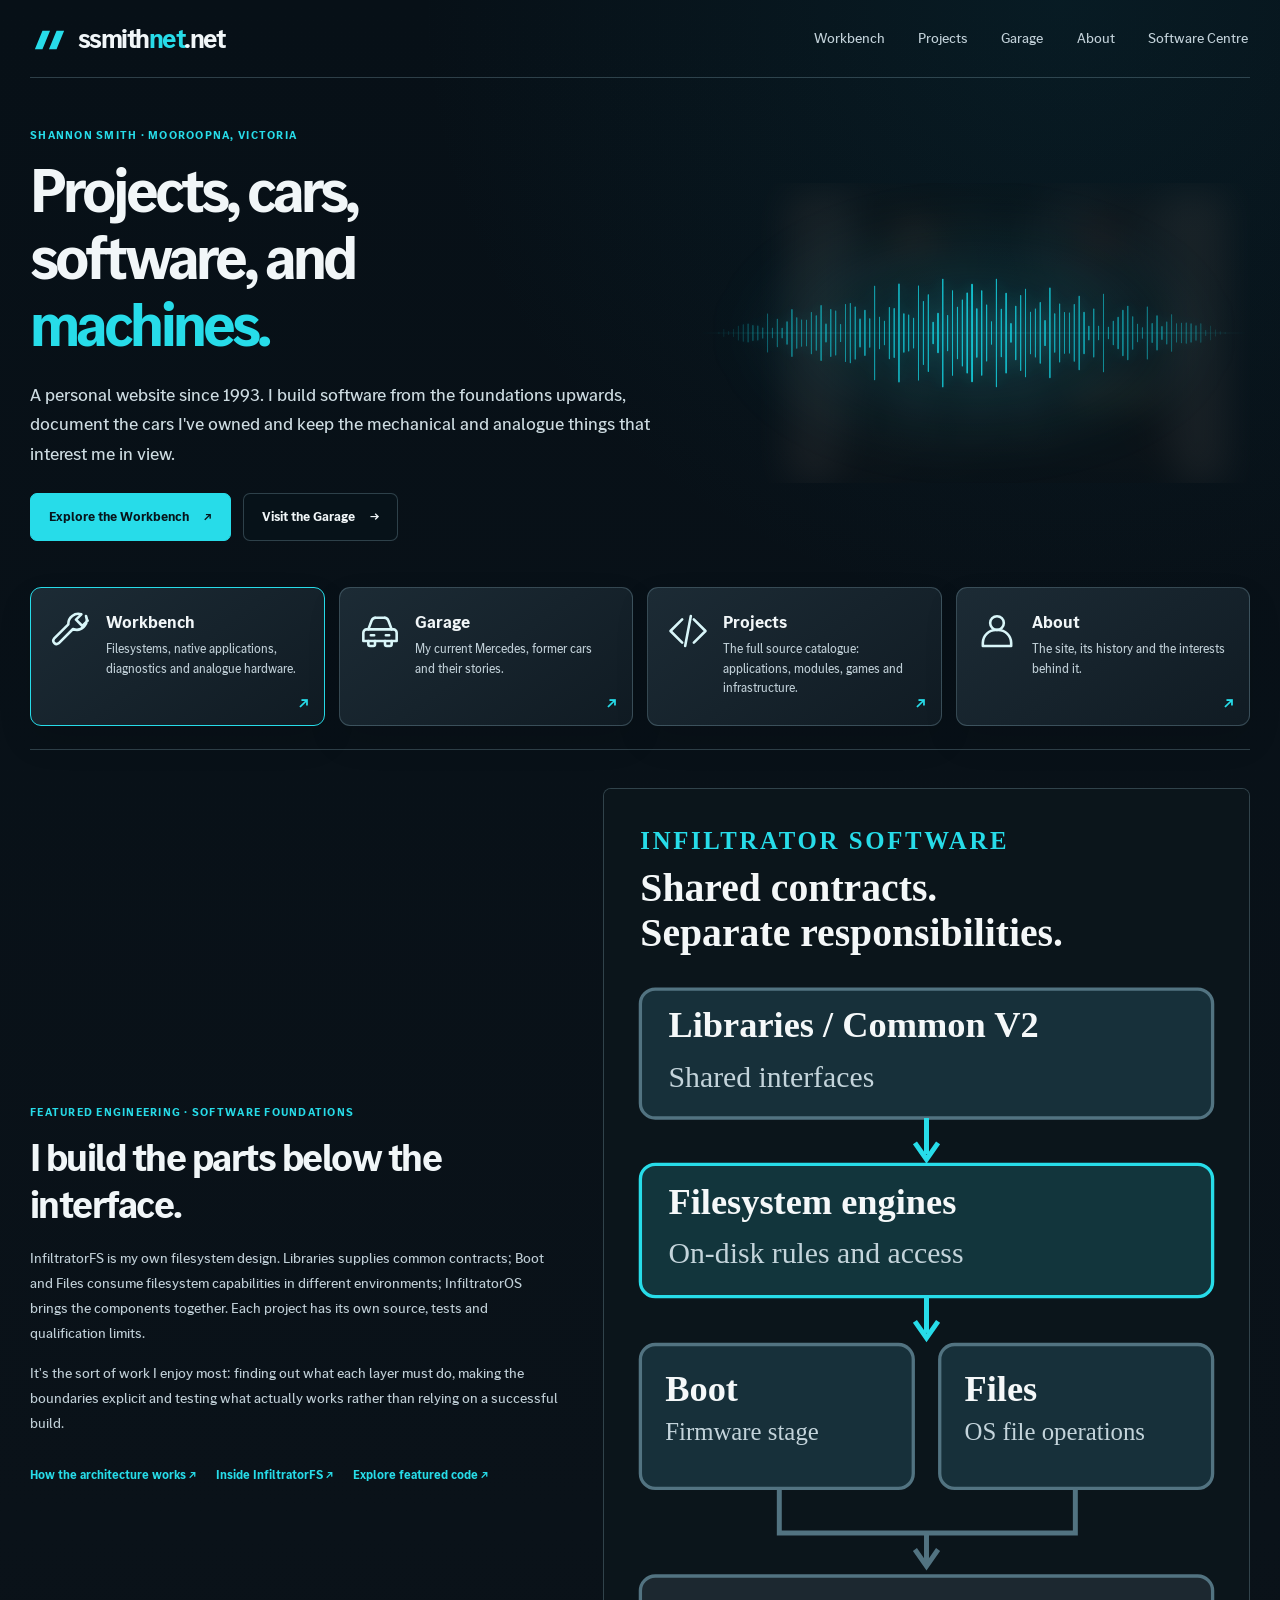
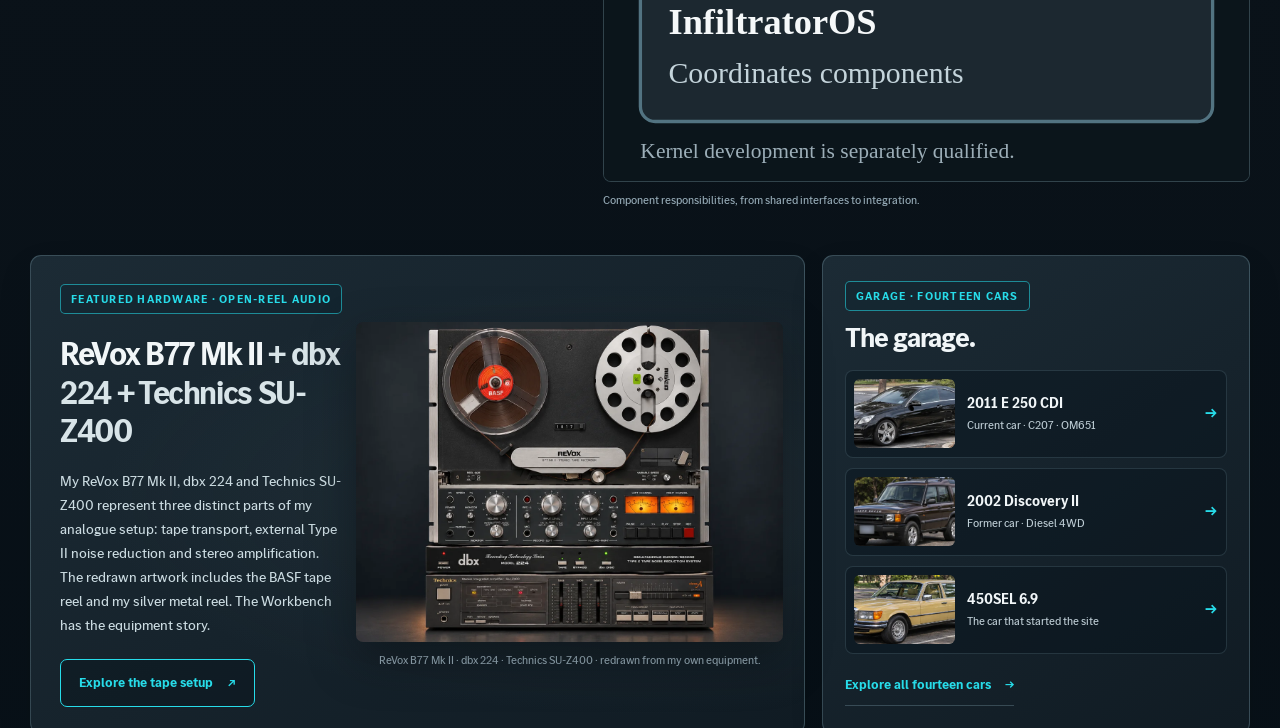
<file: index.html>
<!doctype html><html lang="en"><head><meta charset="utf-8"><meta name="viewport" content="width=device-width,initial-scale=1"><meta name="theme-color" content="#050608"><meta name="color-scheme" content="dark"><title>Shannon Smith — ssmithnet.net</title><meta name="description" content="Shannon Smith&#39;s personal website: Infiltrator software, a Mercedes-Benz E-Class and a garage history stretching back to the 450SEL 6.9."><link rel="canonical" href="https://ssmithnet.net/"><meta property="og:type" content="website"><meta property="og:title" content="Shannon Smith — ssmithnet.net"><meta property="og:description" content="Shannon Smith&#39;s personal website: Infiltrator software, a Mercedes-Benz E-Class and a garage history stretching back to the 450SEL 6.9."><meta property="og:url" content="https://ssmithnet.net/"><link rel="stylesheet" href="assets/infiltrator-web-v1.css?v=common-1.19.3"><link rel="stylesheet" href="assets/site.css?v=family-20261118-mb7"><link rel="stylesheet" href="assets/site-overrides.css?v=family-20261016-refined"><meta property="og:image" content="https://ssmithnet.net/assets/photos/revox-b77-mkii-dbx224-technics-su-z400.webp"><meta name="twitter:card" content="summary_large_image"><link rel="icon" type="image/svg+xml" href="assets/brand-2026.svg"><link rel="stylesheet" href="assets/site-redesign.css?v=20261118-mb7"></head><body class="home-page"><a class="skip-link" href="#main">Skip to content</a><div class="shell"><nav aria-label="Primary"><a class="brand" href="index.html" aria-current="page">ssmith<span>net</span>.net</a><div class="navlinks"><a href="workbench.html">Workbench</a><a href="projects.html">Projects</a><a href="garage.html">Garage</a><a href="about.html">About</a><a class="nav-software" href="https://infiltrator-projects.github.io/Infiltrator-Repository/">Software Centre</a></div></nav><main id="main">
<section class="landing-hero" aria-labelledby="home-title">
  <div class="landing-hero-copy">
    <p class="eyebrow">Shannon Smith · Mooroopna, Victoria</p>
    <h1 id="home-title">Projects, cars,<br>software, and<br><span>machines.</span></h1>
    <p class="landing-intro">A personal website since 1993. I build software from the foundations upwards, document the cars I've owned and keep the mechanical and analogue things that interest me in view.</p>
    <div class="landing-actions"><a class="ui-action ui-action-primary" href="workbench.html">Explore the Workbench <span aria-hidden="true">↗</span></a><a class="ui-action ui-action-secondary" href="garage.html">Visit the Garage <span aria-hidden="true">→</span></a></div>
  </div>
  <div class="hero-accent" aria-hidden="true"><span class="hero-wave"></span><span class="hero-wave-copy"></span></div>
</section>
<section class="landing-hubs" aria-label="Explore the site">
  <a class="hub-tile hub-tile-primary" href="workbench.html"><img class="hub-symbol" src="assets/graphics/ui-workbench.svg" alt="" width="48" height="48" loading="lazy" decoding="async"><span class="hub-content"><strong>Workbench</strong><span>Filesystems, native applications, diagnostics and analogue hardware.</span></span><b aria-hidden="true">↗</b></a>
  <a class="hub-tile" href="garage.html"><img class="hub-symbol" src="assets/graphics/ui-garage.svg" alt="" width="48" height="48" loading="lazy" decoding="async"><span class="hub-content"><strong>Garage</strong><span>My current Mercedes, former cars and their stories.</span></span><b aria-hidden="true">↗</b></a>
  <a class="hub-tile" href="projects.html"><img class="hub-symbol" src="assets/graphics/ui-code.svg" alt="" width="48" height="48" loading="lazy" decoding="async"><span class="hub-content"><strong>Projects</strong><span>The full source catalogue: applications, modules, games and infrastructure.</span></span><b aria-hidden="true">↗</b></a>
  <a class="hub-tile" href="about.html"><img class="hub-symbol" src="assets/graphics/ui-about.svg" alt="" width="48" height="48" loading="lazy" decoding="async"><span class="hub-content"><strong>About</strong><span>The site, its history and the interests behind it.</span></span><b aria-hidden="true">↗</b></a>
</section>

<section class="home-software" aria-labelledby="home-software-title">
  <div class="home-software-copy">
    <p class="eyebrow">Featured engineering · Software foundations</p>
    <h2 id="home-software-title">I build the parts below the interface.</h2>
    <p>InfiltratorFS is my own filesystem design. Libraries supplies common contracts; Boot and Files consume filesystem capabilities in different environments; InfiltratorOS brings the components together. Each project has its own source, tests and qualification limits.</p>
    <p>It's the sort of work I enjoy most: finding out what each layer must do, making the boundaries explicit and testing what actually works rather than relying on a successful build.</p>
    <div class="home-software-links"><a href="workbench.html#platform">How the architecture works ↗</a><a href="workbench.html#infiltratorfs">Inside InfiltratorFS ↗</a><a href="projects.html#featured-work">Explore featured code ↗</a></div>
  </div>
  <figure class="home-software-diagram">
    <picture>
      <source media="(max-width: 650px)" srcset="assets/graphics/software-architecture-mobile.svg">
      <img src="assets/graphics/software-architecture.svg" width="680" height="520" loading="lazy" decoding="async" alt="Architecture schematic: Libraries defines shared contracts, filesystem engines own formats, Boot and Files use those engines, and InfiltratorOS coordinates the components.">
    </picture>
    <figcaption>Component responsibilities, from shared interfaces to integration.</figcaption>
  </figure>
</section>
<section class="landing-showcase" aria-label="Featured collections">
  <article class="home-revox">
    <div class="showcase-description">
      <p class="eyebrow">Featured hardware · Open-reel audio</p>
      <h2>ReVox B77 Mk II <span>+ dbx 224 + Technics SU-Z400</span></h2>
      <p>My ReVox B77 Mk II, dbx 224 and Technics SU-Z400 represent three distinct parts of my analogue setup: tape transport, external Type II noise reduction and stereo amplification. The redrawn artwork includes the BASF tape reel and my silver metal reel. The Workbench has the equipment story.</p>
      <a class="ui-action ui-action-outline" href="workbench.html#revox-b77">Explore the tape setup <span aria-hidden="true">↗</span></a>
    </div>
    <figure class="revox-preview">
      <img src="assets/photos/revox-b77-mkii-dbx224-technics-su-z400.webp" width="1200" height="900" decoding="async" alt="Illustration of my ReVox B77 Mk II with BASF tape reel on the left, silver metal reel on the right and illuminated VU meters; the dbx 224 and Technics SU-Z400 amplifier are below">
      <figcaption>ReVox B77 Mk II · dbx 224 · Technics SU-Z400 · redrawn from my own equipment.</figcaption>
    </figure>
  </article>
  <aside class="home-garage-panel" aria-labelledby="home-garage-title">
    <div class="panel-heading"><p class="eyebrow">Garage · Fourteen cars</p><h2 id="home-garage-title">The garage.</h2></div>
    <a class="vehicle-teaser" href="garage.html#e250-cdi"><img src="assets/photos/e250-cdi-three-quarter.webp" width="1021" height="409" loading="lazy" decoding="async" alt="Black Mercedes-Benz E 250 CDI Coupé"><span><strong>2011 E 250 CDI</strong><small>Current car · C207 · OM651</small></span><b aria-hidden="true">→</b></a>
    <a class="vehicle-teaser" href="garage.html#discovery-2"><img src="assets/photos/discovery-2-three-quarter.webp" width="642" height="348" loading="lazy" decoding="async" alt="Dark 2002 Land Rover Discovery II"><span><strong>2002 Discovery II</strong><small>Former car · Diesel 4WD</small></span><b aria-hidden="true">→</b></a>
    <a class="vehicle-teaser" href="garage.html#450sel-69"><img src="assets/photos/450sel-69-side-view.webp" width="1021" height="409" loading="lazy" decoding="async" alt="Yellow-beige Mercedes-Benz 450SEL 6.9 reconstruction"><span><strong>450SEL 6.9</strong><small>The car that started the site</small></span><b aria-hidden="true">→</b></a>
    <a class="panel-link" href="garage.html#vehicle-history">Explore all fourteen cars <span aria-hidden="true">→</span></a>
  </aside>
</section>
<section class="home-editorial" aria-labelledby="home-editorial-title">
  <div class="home-editorial-heading">
    <p class="eyebrow">The story so far</p>
    <h2 id="home-editorial-title">Since 1993.<br>Still curious.</h2>
  </div>
  <div class="home-editorial-copy">
    <p>I began with a page about my 450SEL 6.9. The interests have grown into filesystems, software, cars and analogue machinery, but this is still a place to keep the work and its history together.</p>
    <a class="text-link" href="about.html#the-site">How the website began <span aria-hidden="true">↗</span></a>
  </div>
</section>
</main><footer class="site-footer"><div class="footer-overview"><div class="footer-identity"><a class="footer-brand" href="https://ssmithnet.net/index.html">ssmith<span>net</span>.net</a><p>Online since 1993. Software, cars, open-reel audio and the things that keep them running.</p></div><nav aria-label="Footer" class="footer-navigation"><a href="https://ssmithnet.net/workbench.html">Workbench</a><a href="https://ssmithnet.net/projects.html">Projects</a><a href="https://ssmithnet.net/garage.html">Garage</a><a href="https://ssmithnet.net/about.html">About</a><a href="https://github.com/Infiltrator-Projects">GitHub</a><a class="footer-top" href="#main">↑ Back to content</a></nav></div><div class="footerline"><span>© Shannon Smith · ssmithnet.net</span><span>A personal corner of the internet, since 1993.</span></div></footer></div></body></html>
</file>
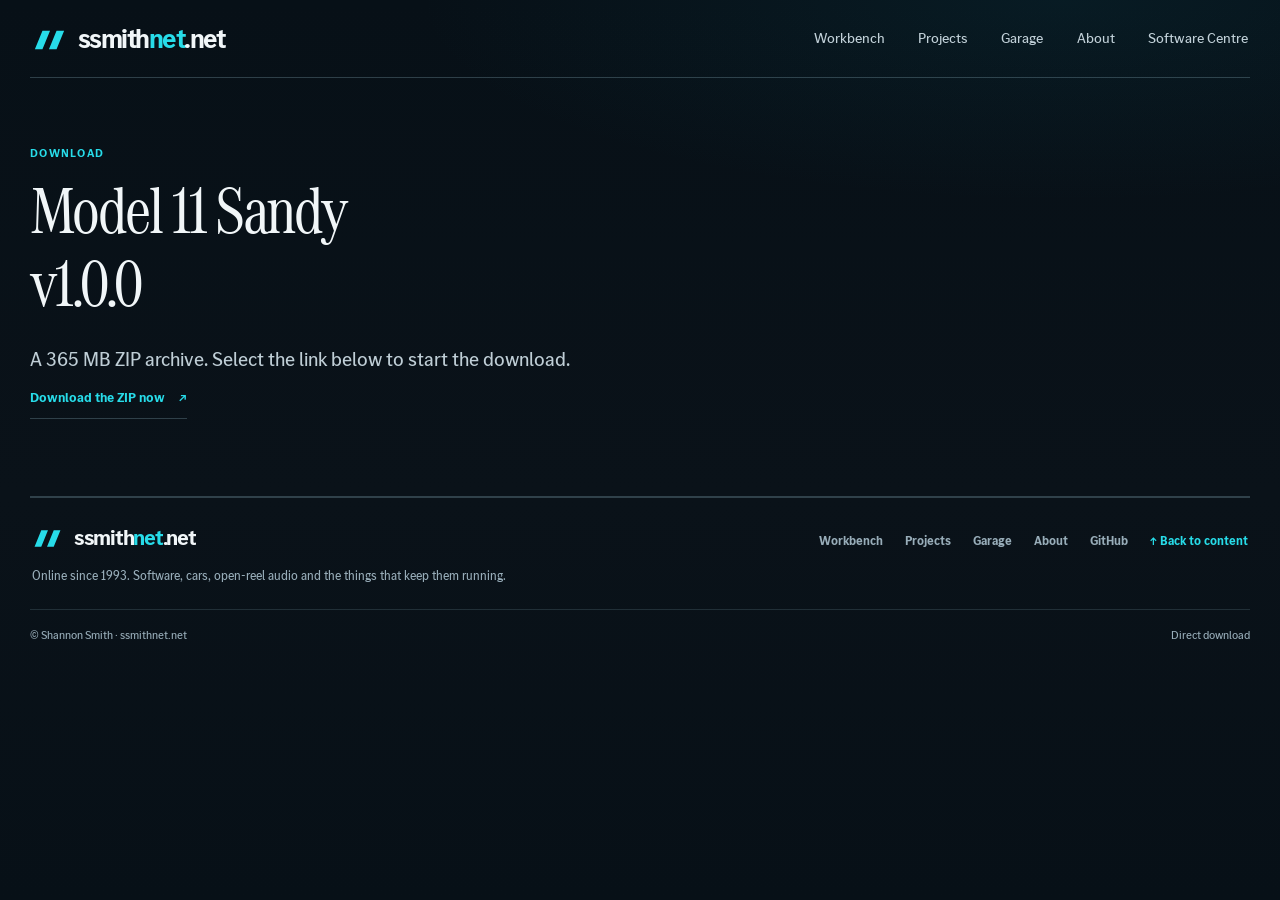
<file: downloads/model-11-sandy/index.html>
<!doctype html><html lang="en"><head><meta charset="utf-8"><meta name="viewport" content="width=device-width,initial-scale=1"><meta name="theme-color" content="#050608"><meta name="color-scheme" content="dark"><title>Model 11 Sandy v1.0.0 — ssmithnet.net</title><meta name="description" content="Download Model 11 Sandy v1.0.0."><link rel="canonical" href="https://ssmithnet.net/downloads/model-11-sandy/"><meta property="og:type" content="website"><meta property="og:title" content="Model 11 Sandy v1.0.0 — ssmithnet.net"><meta property="og:description" content="Download Model 11 Sandy v1.0.0."><meta property="og:url" content="https://ssmithnet.net/downloads/model-11-sandy/"><link rel="stylesheet" href="../../assets/infiltrator-web-v1.css?v=common-1.19.3"><link rel="stylesheet" href="../../assets/site.css?v=family-20261118-mb7"><link rel="stylesheet" href="../../assets/site-overrides.css?v=family-20261016-refined"><link rel="icon" type="image/svg+xml" href="../../assets/brand-2026.svg"><link rel="stylesheet" href="../../assets/site-redesign.css?v=20261118-mb7"><meta name="robots" content="noindex,follow"></head><body class=""><a class="skip-link" href="#main">Skip to content</a><div class="shell"><nav aria-label="Primary"><a class="brand" href="../../index.html">ssmith<span>net</span>.net</a><div class="navlinks"><a href="../../workbench.html">Workbench</a><a href="../../projects.html">Projects</a><a href="../../garage.html">Garage</a><a href="../../about.html">About</a><a class="nav-software" href="https://infiltrator-projects.github.io/Infiltrator-Repository/">Software Centre</a></div></nav><main id="main"><section class="page-intro"><div class="kicker">Download</div><h1>Model 11 Sandy<br> v1.0.0</h1><p class="lead">A 365 MB ZIP archive. Select the link below to start the download.</p><p><a class="text-link" href="https://github.com/Infiltrator-Projects/ssmithnet.net/releases/download/model-11-sandy-v1.0.0/Model_11_Sandy_v.1.0.0.zip">Download the ZIP now <span aria-hidden="true">↗</span></a></p></section></main><footer class="site-footer"><div class="footer-overview"><div class="footer-identity"><a class="footer-brand" href="https://ssmithnet.net/index.html">ssmith<span>net</span>.net</a><p>Online since 1993. Software, cars, open-reel audio and the things that keep them running.</p></div><nav aria-label="Footer" class="footer-navigation"><a href="https://ssmithnet.net/workbench.html">Workbench</a><a href="https://ssmithnet.net/projects.html">Projects</a><a href="https://ssmithnet.net/garage.html">Garage</a><a href="https://ssmithnet.net/about.html">About</a><a href="https://github.com/Infiltrator-Projects">GitHub</a><a class="footer-top" href="#main">↑ Back to content</a></nav></div><div class="footerline"><span>© Shannon Smith · ssmithnet.net</span><span>Direct download</span></div></footer></div></body></html>
</file>
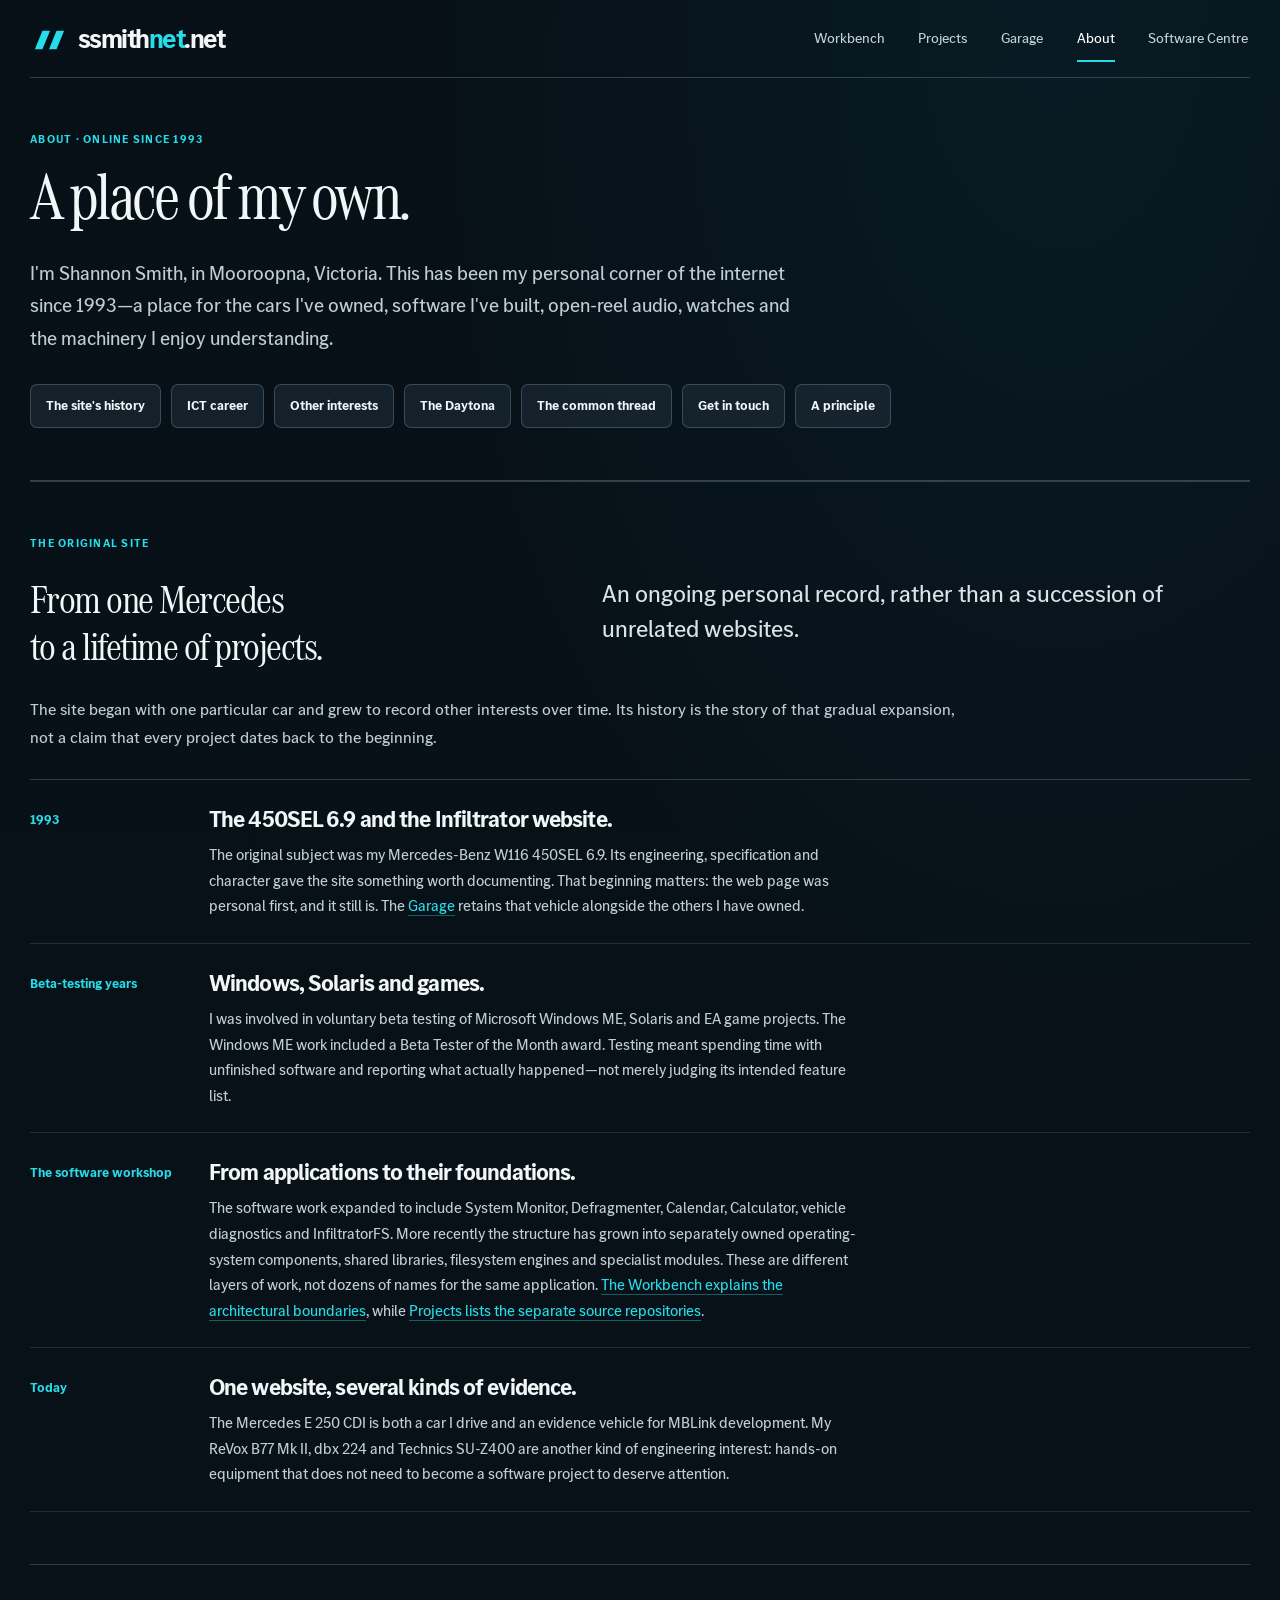
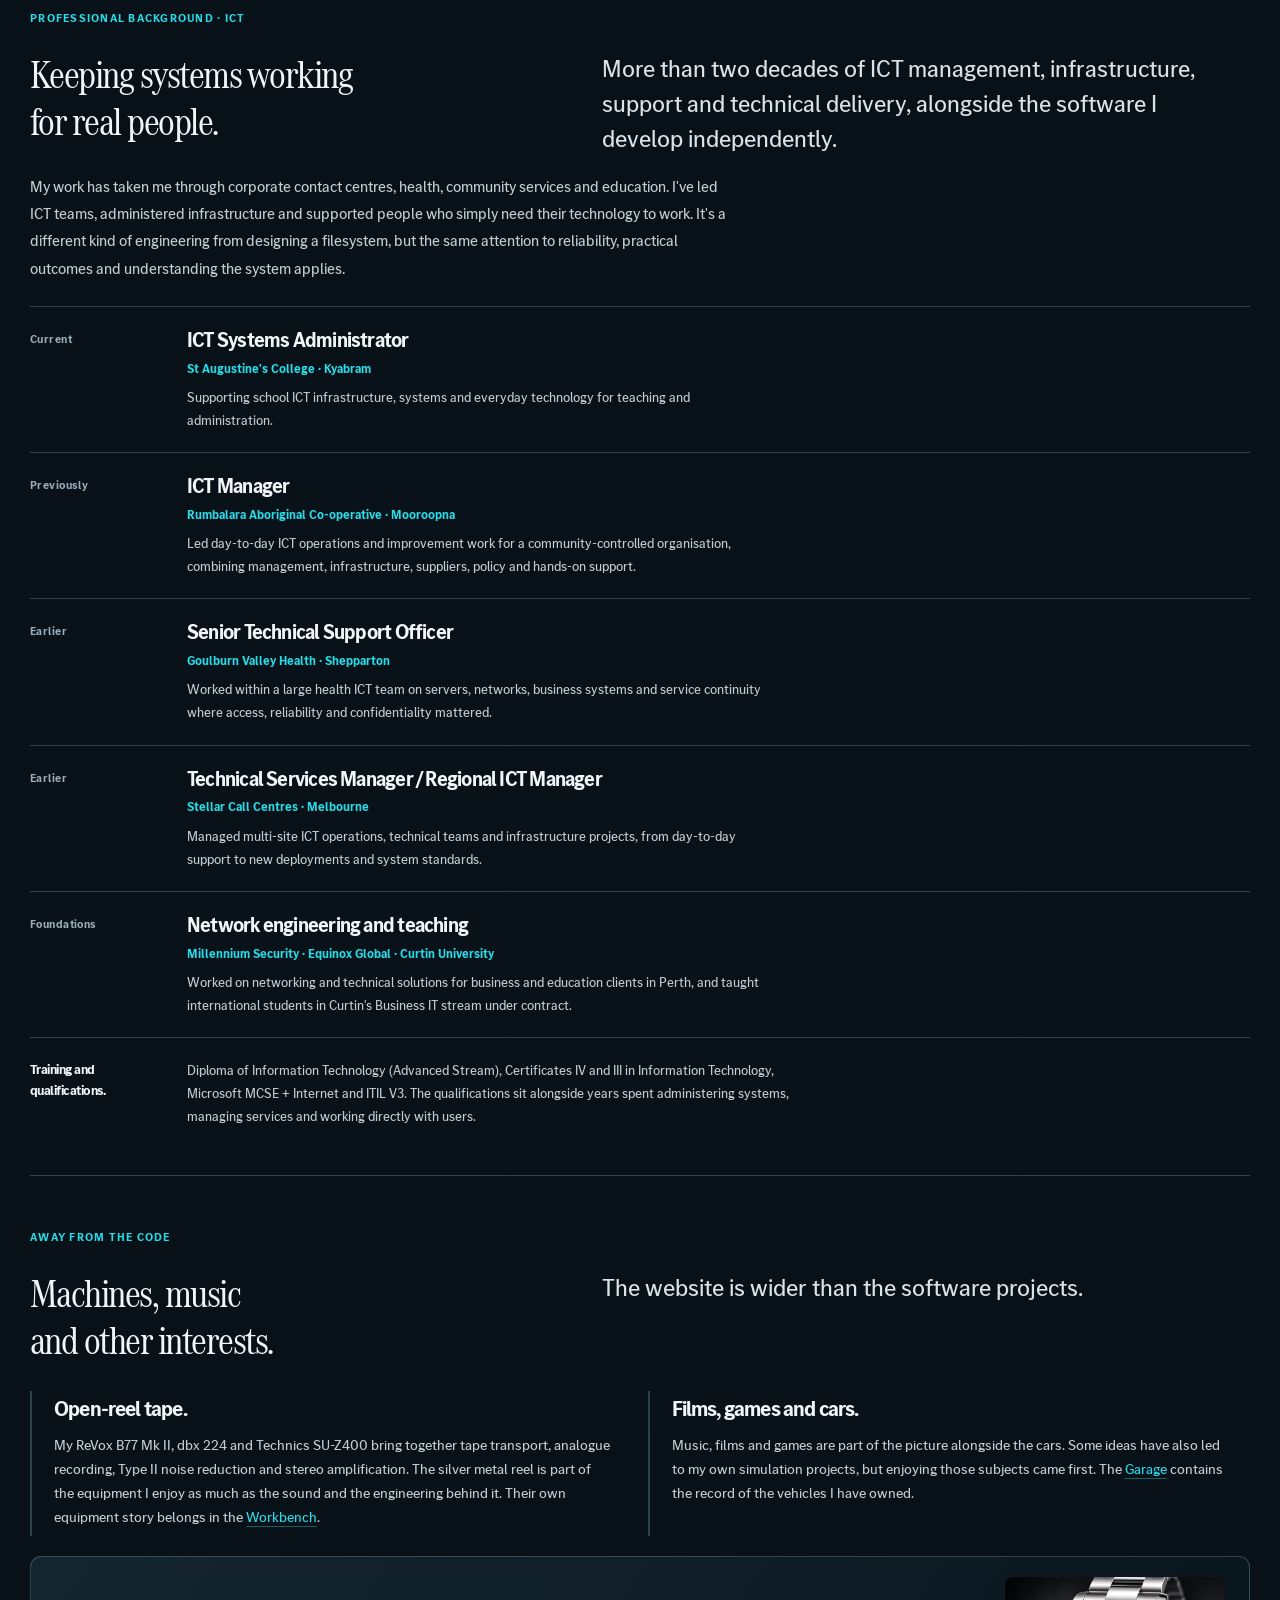
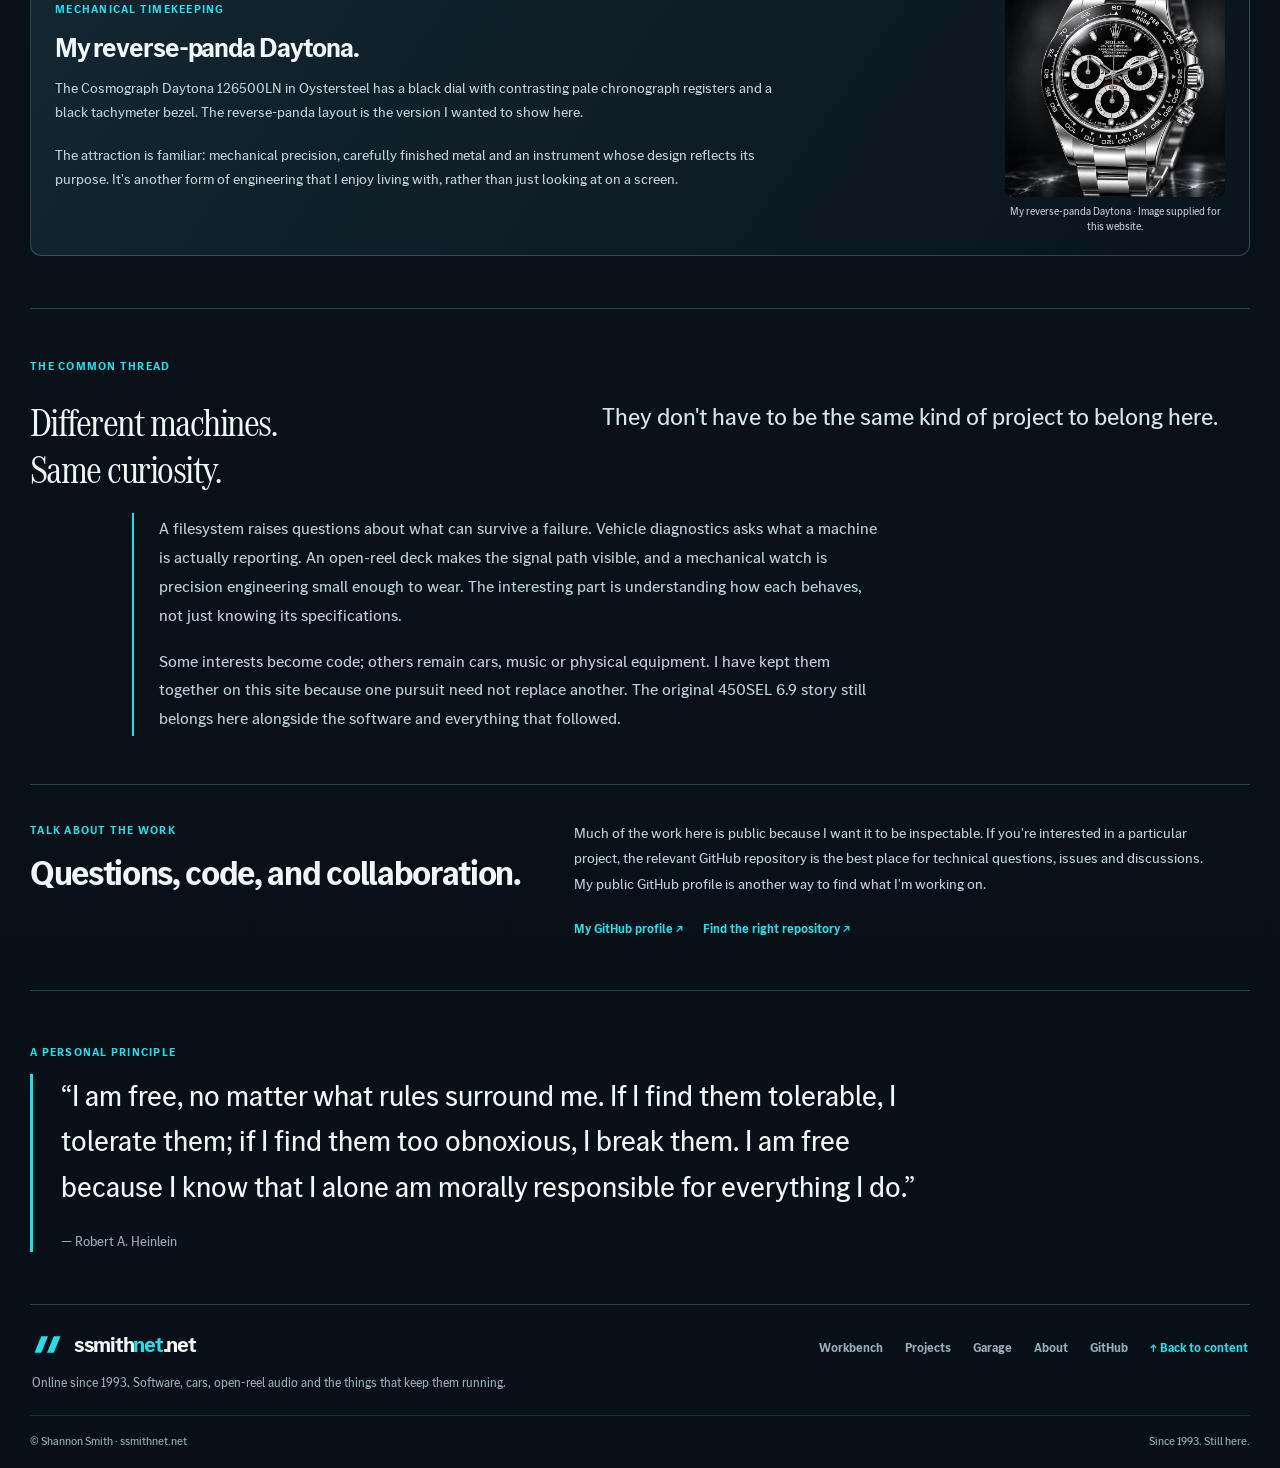
<file: about.html>
<!doctype html><html lang="en"><head><meta charset="utf-8"><meta name="viewport" content="width=device-width,initial-scale=1"><meta name="theme-color" content="#050608"><meta name="color-scheme" content="dark"><title>About — ssmithnet.net</title><meta name="description" content="The history of Shannon Smith and a personal website begun in 1993, with the Mercedes-Benz 450SEL 6.9, software work and other interests."><link rel="canonical" href="https://ssmithnet.net/about.html"><meta property="og:type" content="website"><meta property="og:title" content="About — ssmithnet.net"><meta property="og:description" content="The history of Shannon Smith and a personal website begun in 1993, with the Mercedes-Benz 450SEL 6.9, software work and other interests."><meta property="og:url" content="https://ssmithnet.net/about.html"><link rel="stylesheet" href="assets/infiltrator-web-v1.css?v=common-1.19.3"><link rel="stylesheet" href="assets/site.css?v=family-20261118-mb7"><link rel="stylesheet" href="assets/site-overrides.css?v=family-20261016-refined"><link rel="icon" type="image/svg+xml" href="assets/brand-2026.svg"><link rel="stylesheet" href="assets/site-redesign.css?v=20261118-mb7"></head><body class="about-page"><a class="skip-link" href="#main">Skip to content</a><div class="shell"><nav aria-label="Primary"><a class="brand" href="index.html">ssmith<span>net</span>.net</a><div class="navlinks"><a href="workbench.html">Workbench</a><a href="projects.html">Projects</a><a href="garage.html">Garage</a><a aria-current="page" href="about.html">About</a><a class="nav-software" href="https://infiltrator-projects.github.io/Infiltrator-Repository/">Software Centre</a></div></nav><main id="main">
<section class="page-intro">
  <p class="eyebrow">About · Online since 1993</p>
  <h1>A place of my own.</h1>
  <p class="lead">I'm Shannon Smith, in Mooroopna, Victoria. This has been my personal corner of the internet since 1993—a place for the cars I've owned, software I've built, open-reel audio, watches and the machinery I enjoy understanding.</p>
  <nav class="section-nav" aria-label="About sections"><a href="#the-site">The site's history</a><a href="#professional-background">ICT career</a><a href="#interests">Other interests</a><a href="#daytona">The Daytona</a><a href="#how-it-fits">The common thread</a><a href="#contact">Get in touch</a><a href="#principles">A principle</a></nav>
</section>
<section id="the-site" class="about-history">
  <header class="section-heading"><p class="eyebrow">The original site</p><h2>From one Mercedes<br>to a lifetime of projects.</h2><p class="section-deck">An ongoing personal record, rather than a succession of unrelated websites.</p></header>
  <p class="about-section-intro">The site began with one particular car and grew to record other interests over time. Its history is the story of that gradual expansion, not a claim that every project dates back to the beginning.</p>
  <div class="timeline">
    <article class="event"><span class="era">1993</span><div><h3>The 450SEL 6.9 and the Infiltrator website.</h3><p>The original subject was my Mercedes-Benz W116 450SEL 6.9. Its engineering, specification and character gave the site something worth documenting. That beginning matters: the web page was personal first, and it still is. The <a href="garage.html#450sel-69">Garage</a> retains that vehicle alongside the others I have owned.</p></div></article>
    <article class="event"><span class="era">Beta-testing years</span><div><h3>Windows, Solaris and games.</h3><p>I was involved in voluntary beta testing of Microsoft Windows ME, Solaris and EA game projects. The Windows ME work included a Beta Tester of the Month award. Testing meant spending time with unfinished software and reporting what actually happened—not merely judging its intended feature list.</p></div></article>
    <article class="event"><span class="era">The software workshop</span><div><h3>From applications to their foundations.</h3><p>The software work expanded to include System Monitor, Defragmenter, Calendar, Calculator, vehicle diagnostics and InfiltratorFS. More recently the structure has grown into separately owned operating-system components, shared libraries, filesystem engines and specialist modules. These are different layers of work, not dozens of names for the same application. <a href="workbench.html#platform">The Workbench explains the architectural boundaries</a>, while <a href="projects.html#group-foundations">Projects lists the separate source repositories</a>.</p></div></article>
    <article class="event"><span class="era">Today</span><div><h3>One website, several kinds of evidence.</h3><p>The Mercedes E 250 CDI is both a car I drive and an evidence vehicle for MBLink development. My ReVox B77 Mk II, dbx 224 and Technics SU-Z400 are another kind of engineering interest: hands-on equipment that does not need to become a software project to deserve attention.</p></div></article>
  </div>
</section>
<section id="professional-background" class="about-professional" aria-labelledby="professional-background-title">
  <header class="section-heading"><p class="eyebrow">Professional background · ICT</p><h2 id="professional-background-title">Keeping systems working<br>for real people.</h2><p class="section-deck">More than two decades of ICT management, infrastructure, support and technical delivery, alongside the software I develop independently.</p></header>
  <p class="about-professional-intro">My work has taken me through corporate contact centres, health, community services and education. I've led ICT teams, administered infrastructure and supported people who simply need their technology to work. It's a different kind of engineering from designing a filesystem, but the same attention to reliability, practical outcomes and understanding the system applies.</p>
  <div class="professional-history" aria-label="Selected professional ICT roles">
    <article class="professional-role"><span class="professional-period">Current</span><div><h3>ICT Systems Administrator</h3><p class="professional-organisation">St Augustine's College · Kyabram</p><p>Supporting school ICT infrastructure, systems and everyday technology for teaching and administration.</p></div></article>
    <article class="professional-role"><span class="professional-period">Previously</span><div><h3>ICT Manager</h3><p class="professional-organisation">Rumbalara Aboriginal Co-operative · Mooroopna</p><p>Led day-to-day ICT operations and improvement work for a community-controlled organisation, combining management, infrastructure, suppliers, policy and hands-on support.</p></div></article>
    <article class="professional-role"><span class="professional-period">Earlier</span><div><h3>Senior Technical Support Officer</h3><p class="professional-organisation">Goulburn Valley Health · Shepparton</p><p>Worked within a large health ICT team on servers, networks, business systems and service continuity where access, reliability and confidentiality mattered.</p></div></article>
    <article class="professional-role"><span class="professional-period">Earlier</span><div><h3>Technical Services Manager / Regional ICT Manager</h3><p class="professional-organisation">Stellar Call Centres · Melbourne</p><p>Managed multi-site ICT operations, technical teams and infrastructure projects, from day-to-day support to new deployments and system standards.</p></div></article>
    <article class="professional-role"><span class="professional-period">Foundations</span><div><h3>Network engineering and teaching</h3><p class="professional-organisation">Millennium Security · Equinox Global · Curtin University</p><p>Worked on networking and technical solutions for business and education clients in Perth, and taught international students in Curtin's Business IT stream under contract.</p></div></article>
  </div>
  <div class="professional-education"><h3>Training and qualifications.</h3><p>Diploma of Information Technology (Advanced Stream), Certificates IV and III in Information Technology, Microsoft MCSE + Internet and ITIL V3. The qualifications sit alongside years spent administering systems, managing services and working directly with users.</p></div>
</section>
<section id="interests" class="about-interests">
  <header class="section-heading"><p class="eyebrow">Away from the code</p><h2>Machines, music<br>and other interests.</h2><p class="section-deck">The website is wider than the software projects.</p></header>
  <div class="project-content">
    <article class="interest-entry"><h3>Open-reel tape.</h3><p>My ReVox B77 Mk II, dbx 224 and Technics SU-Z400 bring together tape transport, analogue recording, Type II noise reduction and stereo amplification. The silver metal reel is part of the equipment I enjoy as much as the sound and the engineering behind it. Their own equipment story belongs in the <a href="workbench.html#revox-b77">Workbench</a>.</p></article>
    <article class="interest-entry"><h3>Films, games and cars.</h3><p>Music, films and games are part of the picture alongside the cars. Some ideas have also led to my own simulation projects, but enjoying those subjects came first. The <a href="garage.html">Garage</a> contains the record of the vehicles I have owned.</p></article>
  </div>
  <article class="watch-feature" id="daytona" aria-labelledby="daytona-title">
    <div class="watch-feature-copy">
      <p class="eyebrow">Mechanical timekeeping</p>
      <h3 id="daytona-title">My reverse-panda Daytona.</h3>
      <p>The Cosmograph Daytona 126500LN in Oystersteel has a black dial with contrasting pale chronograph registers and a black tachymeter bezel. The reverse-panda layout is the version I wanted to show here.</p>
      <p>The attraction is familiar: mechanical precision, carefully finished metal and an instrument whose design reflects its purpose. It's another form of engineering that I enjoy living with, rather than just looking at on a screen.</p>
    </div>
    <figure>
      <img src="assets/photos/daytona-reverse-panda.webp" width="220" height="220" loading="lazy" decoding="async" alt="Close-up of an Oystersteel Daytona with black dial, silver chronograph subdials, black tachymeter bezel and stainless-steel bracelet">
      <figcaption>My reverse-panda Daytona · Image supplied for this website.</figcaption>
    </figure>
  </article>
</section>
<section id="how-it-fits" class="about-thread">
  <header class="section-heading"><p class="eyebrow">The common thread</p><h2>Different machines.<br>Same curiosity.</h2><p class="section-deck">They don't have to be the same kind of project to belong here.</p></header>
  <div class="about-thread-body">
    <p>A filesystem raises questions about what can survive a failure. Vehicle diagnostics asks what a machine is actually reporting. An open-reel deck makes the signal path visible, and a mechanical watch is precision engineering small enough to wear. The interesting part is understanding how each behaves, not just knowing its specifications.</p>
    <p>Some interests become code; others remain cars, music or physical equipment. I have kept them together on this site because one pursuit need not replace another. The original 450SEL 6.9 story still belongs here alongside the software and everything that followed.</p>
  </div>
</section>

<section class="about-contact" id="contact" aria-labelledby="about-contact-title">
  <div><p class="eyebrow">Talk about the work</p><h2 id="about-contact-title">Questions, code, and collaboration.</h2></div>
  <div><p>Much of the work here is public because I want it to be inspectable. If you're interested in a particular project, the relevant GitHub repository is the best place for technical questions, issues and discussions. My public GitHub profile is another way to find what I'm working on.</p>
    <div class="about-contact-links"><a href="https://github.com/The-First-Infiltrator">My GitHub profile ↗</a><a href="projects.html#directory">Find the right repository ↗</a></div>
  </div>
</section>
<section id="principles" class="quote-section"><p class="eyebrow">A personal principle</p><blockquote class="quote">“I am free, no matter what rules surround me. If I find them tolerable, I tolerate them; if I find them too obnoxious, I break them. I am free because I know that I alone am morally responsible for everything I do.”<cite>— Robert A. Heinlein</cite></blockquote></section>
</main><footer class="site-footer"><div class="footer-overview"><div class="footer-identity"><a class="footer-brand" href="https://ssmithnet.net/index.html">ssmith<span>net</span>.net</a><p>Online since 1993. Software, cars, open-reel audio and the things that keep them running.</p></div><nav aria-label="Footer" class="footer-navigation"><a href="https://ssmithnet.net/workbench.html">Workbench</a><a href="https://ssmithnet.net/projects.html">Projects</a><a href="https://ssmithnet.net/garage.html">Garage</a><a href="https://ssmithnet.net/about.html">About</a><a href="https://github.com/Infiltrator-Projects">GitHub</a><a class="footer-top" href="#main">↑ Back to content</a></nav></div><div class="footerline"><span>© Shannon Smith · ssmithnet.net</span><span>Since 1993. Still here.</span></div></footer></div></body></html>
</file>
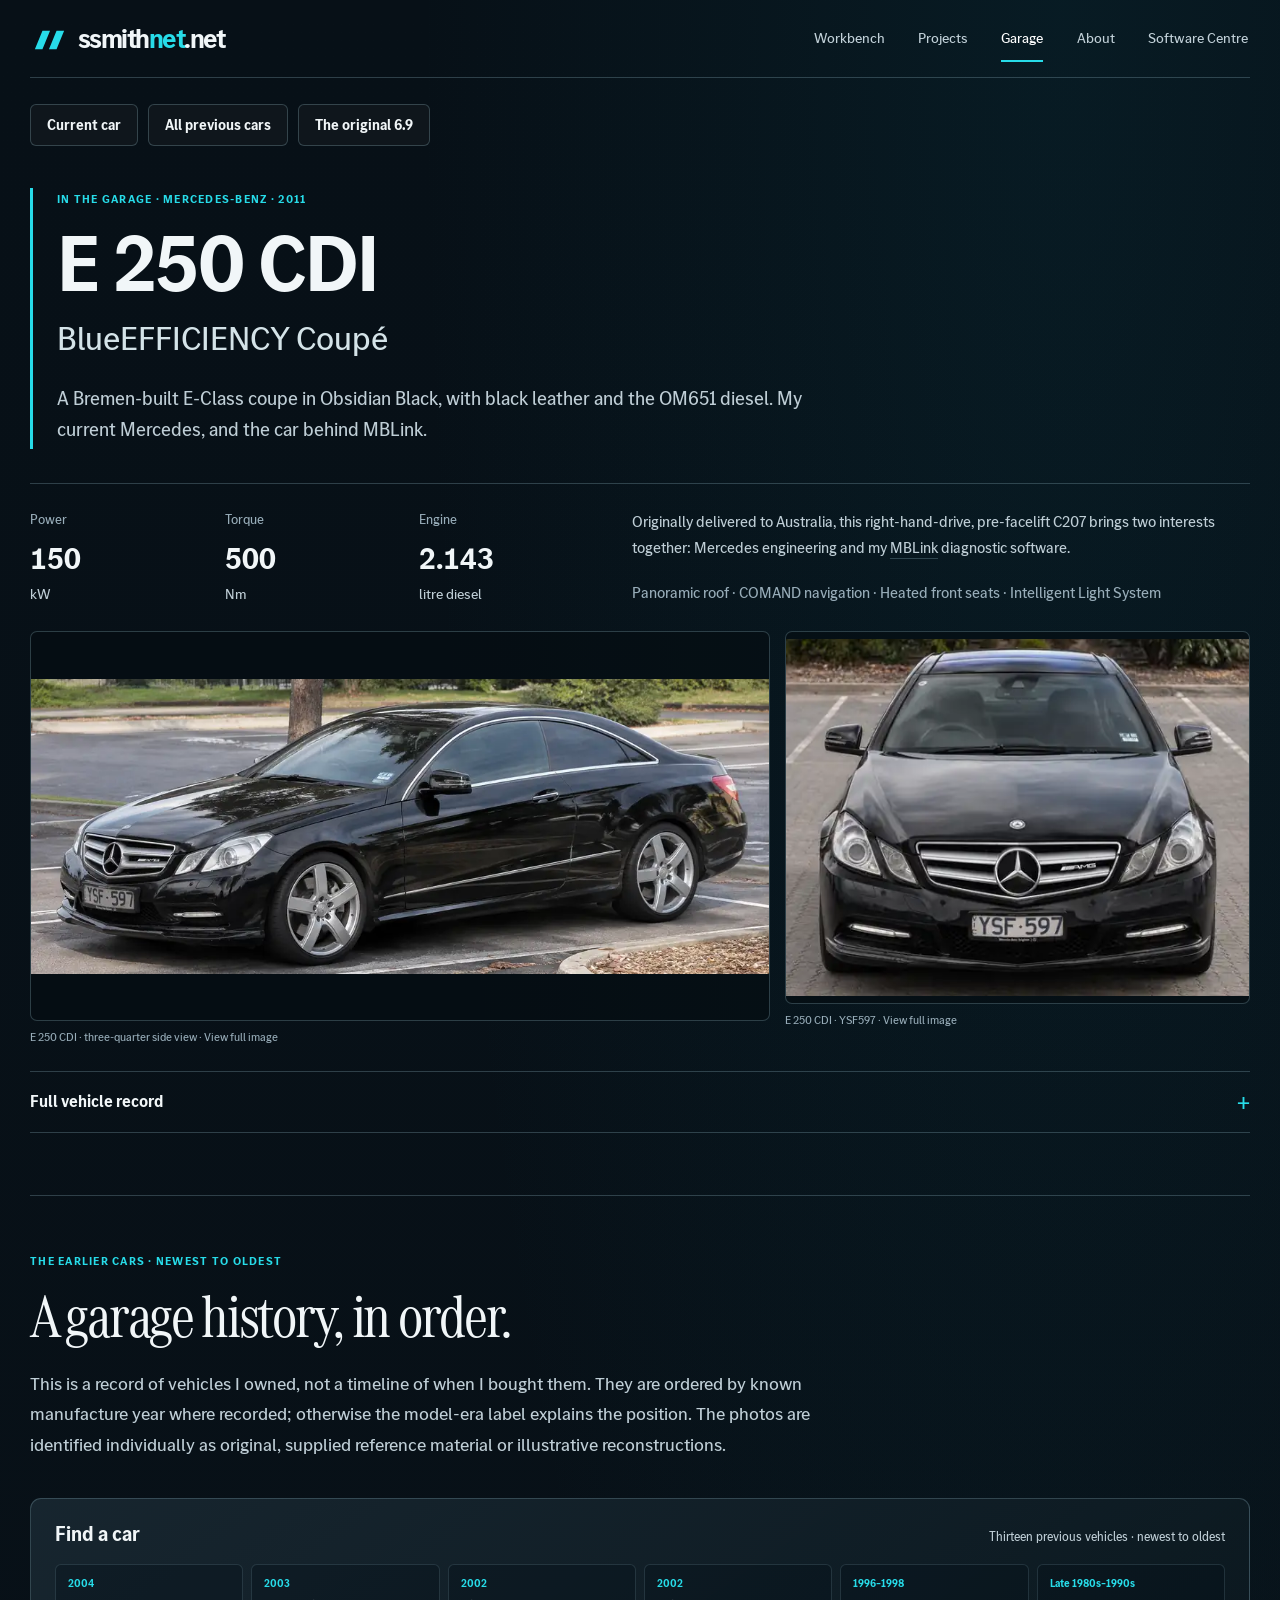
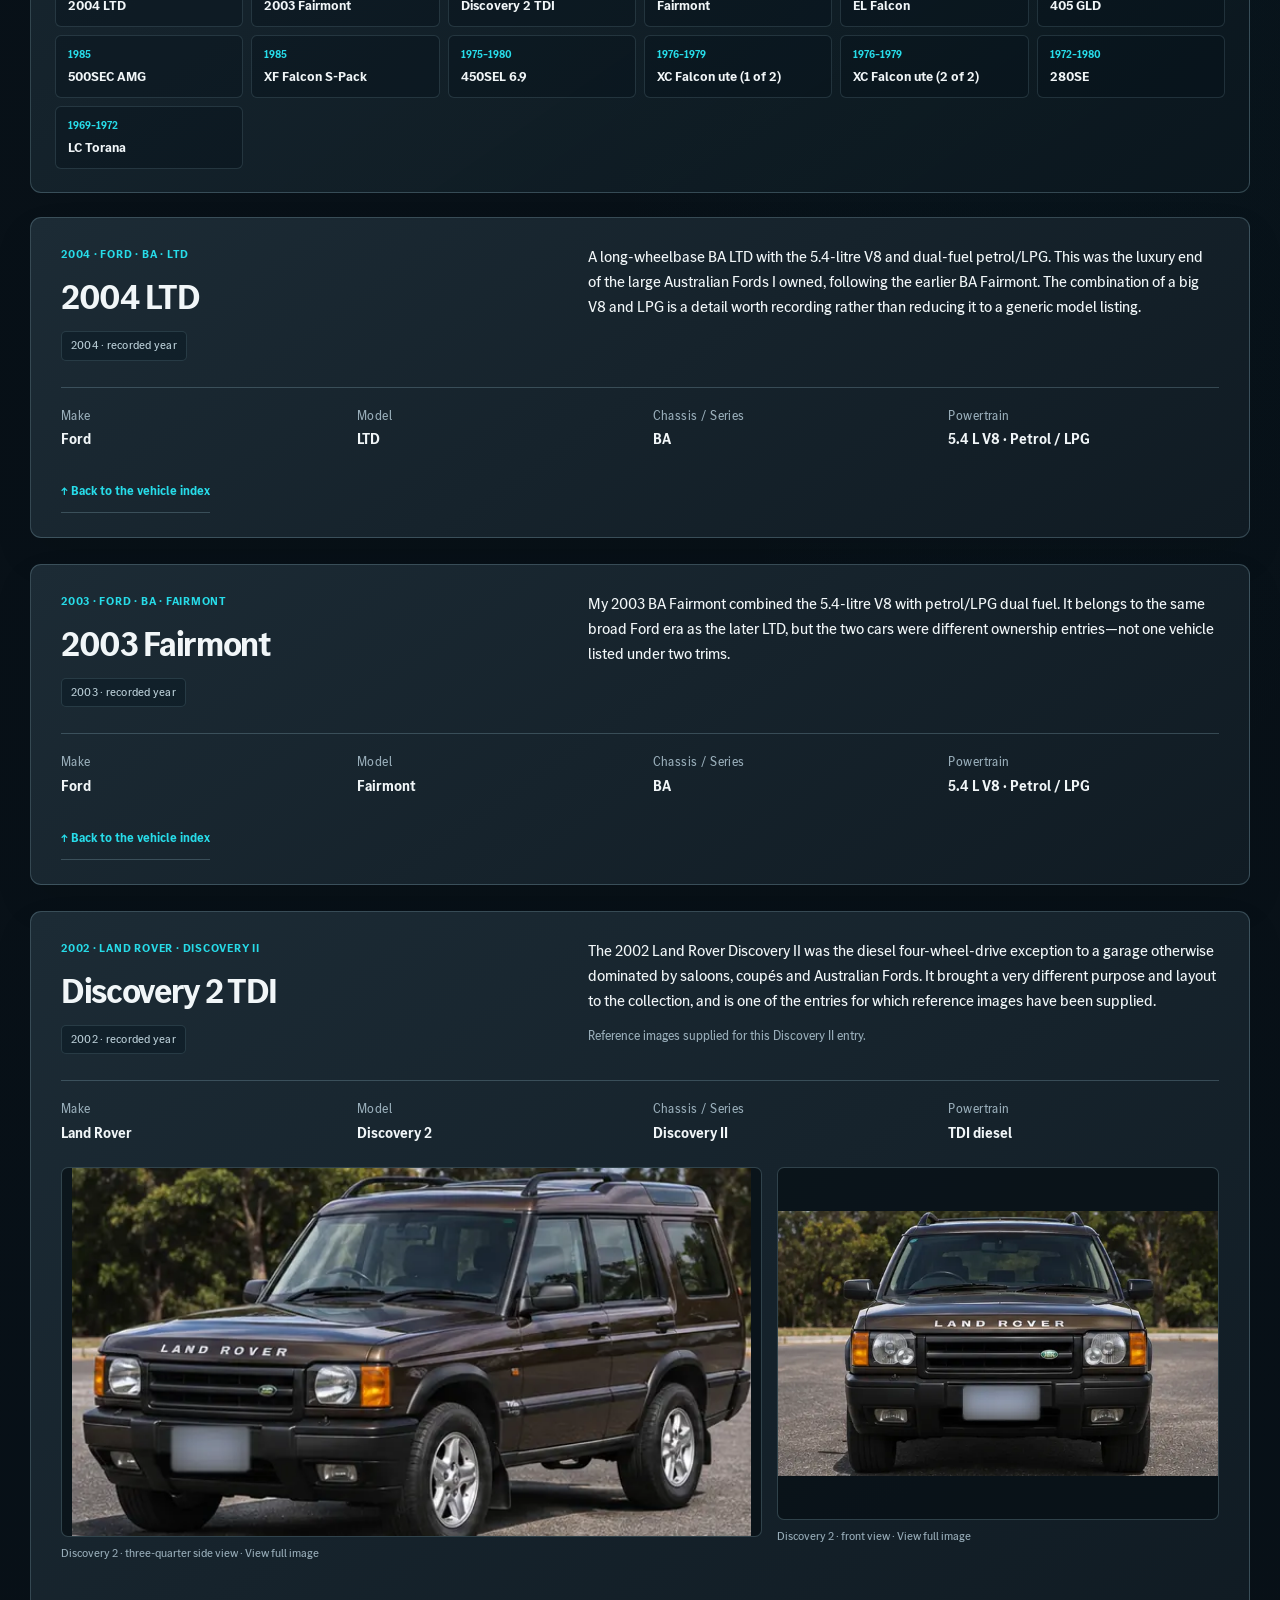
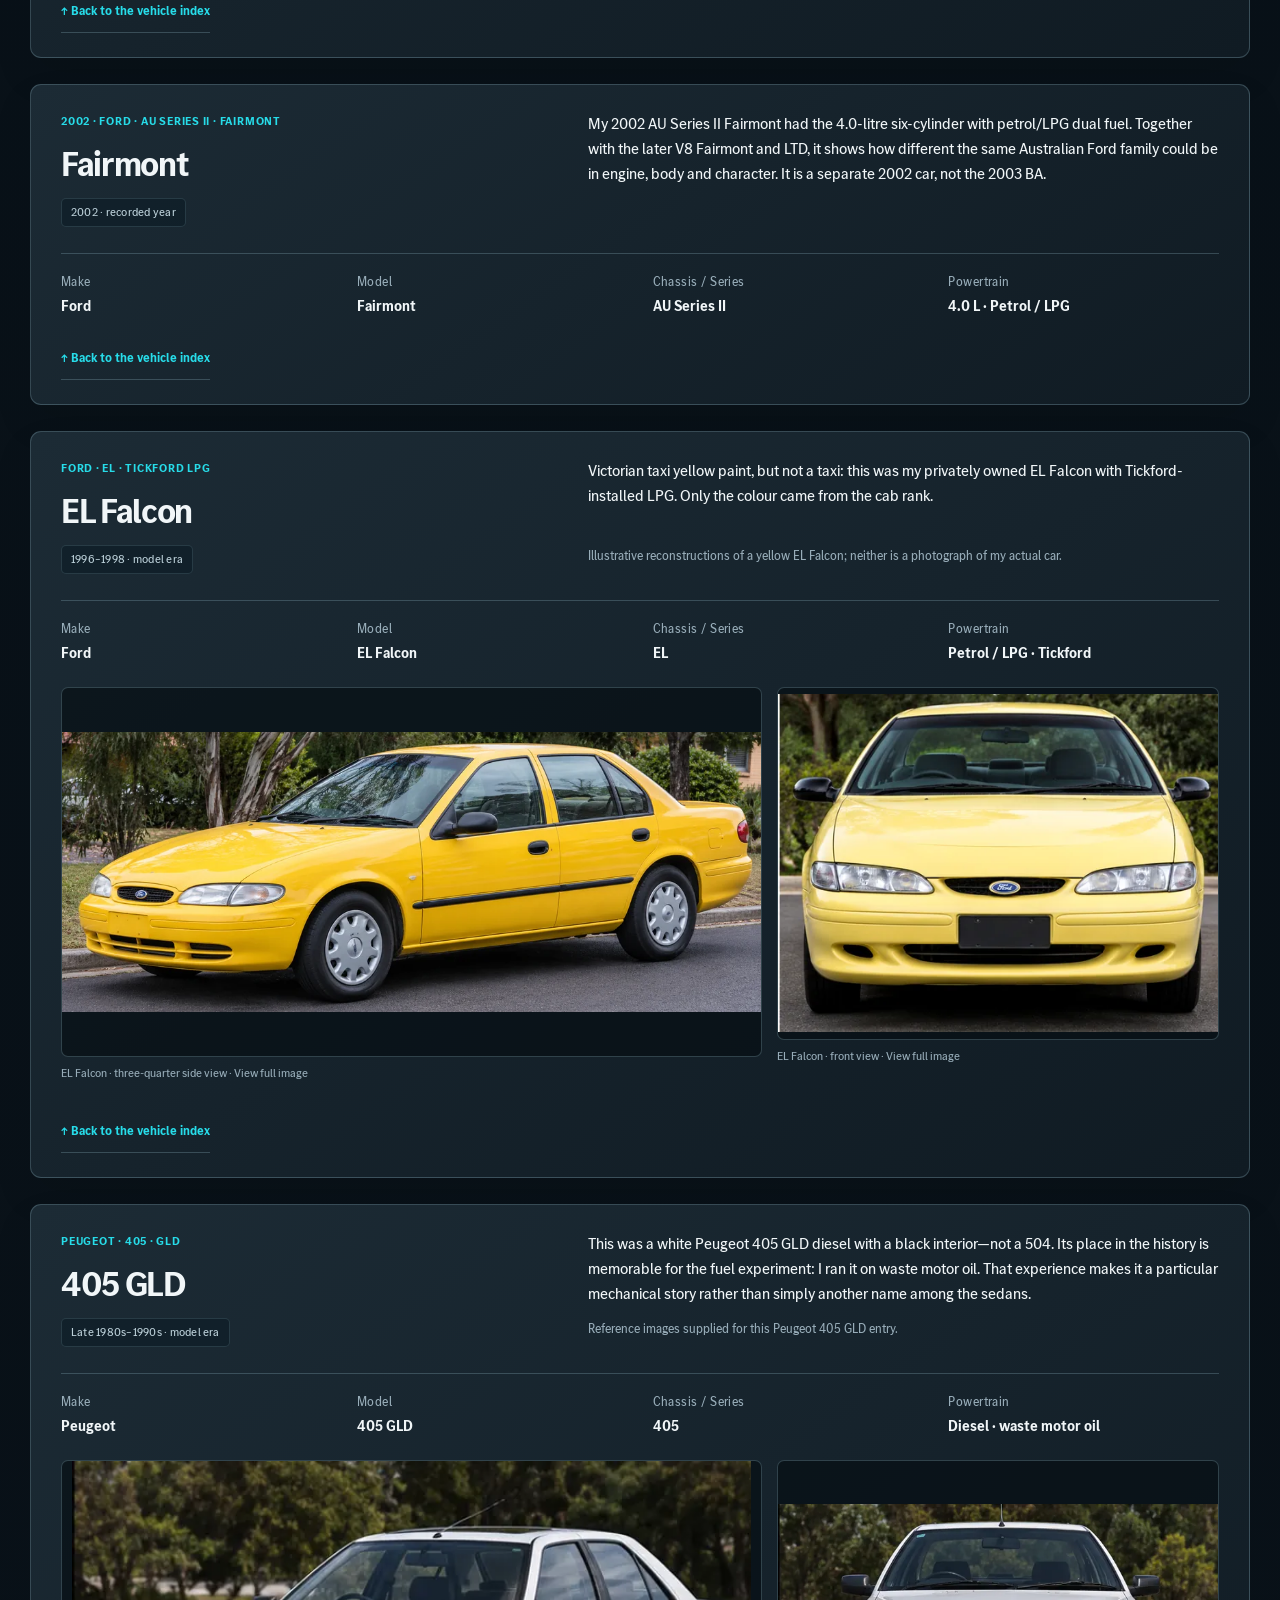
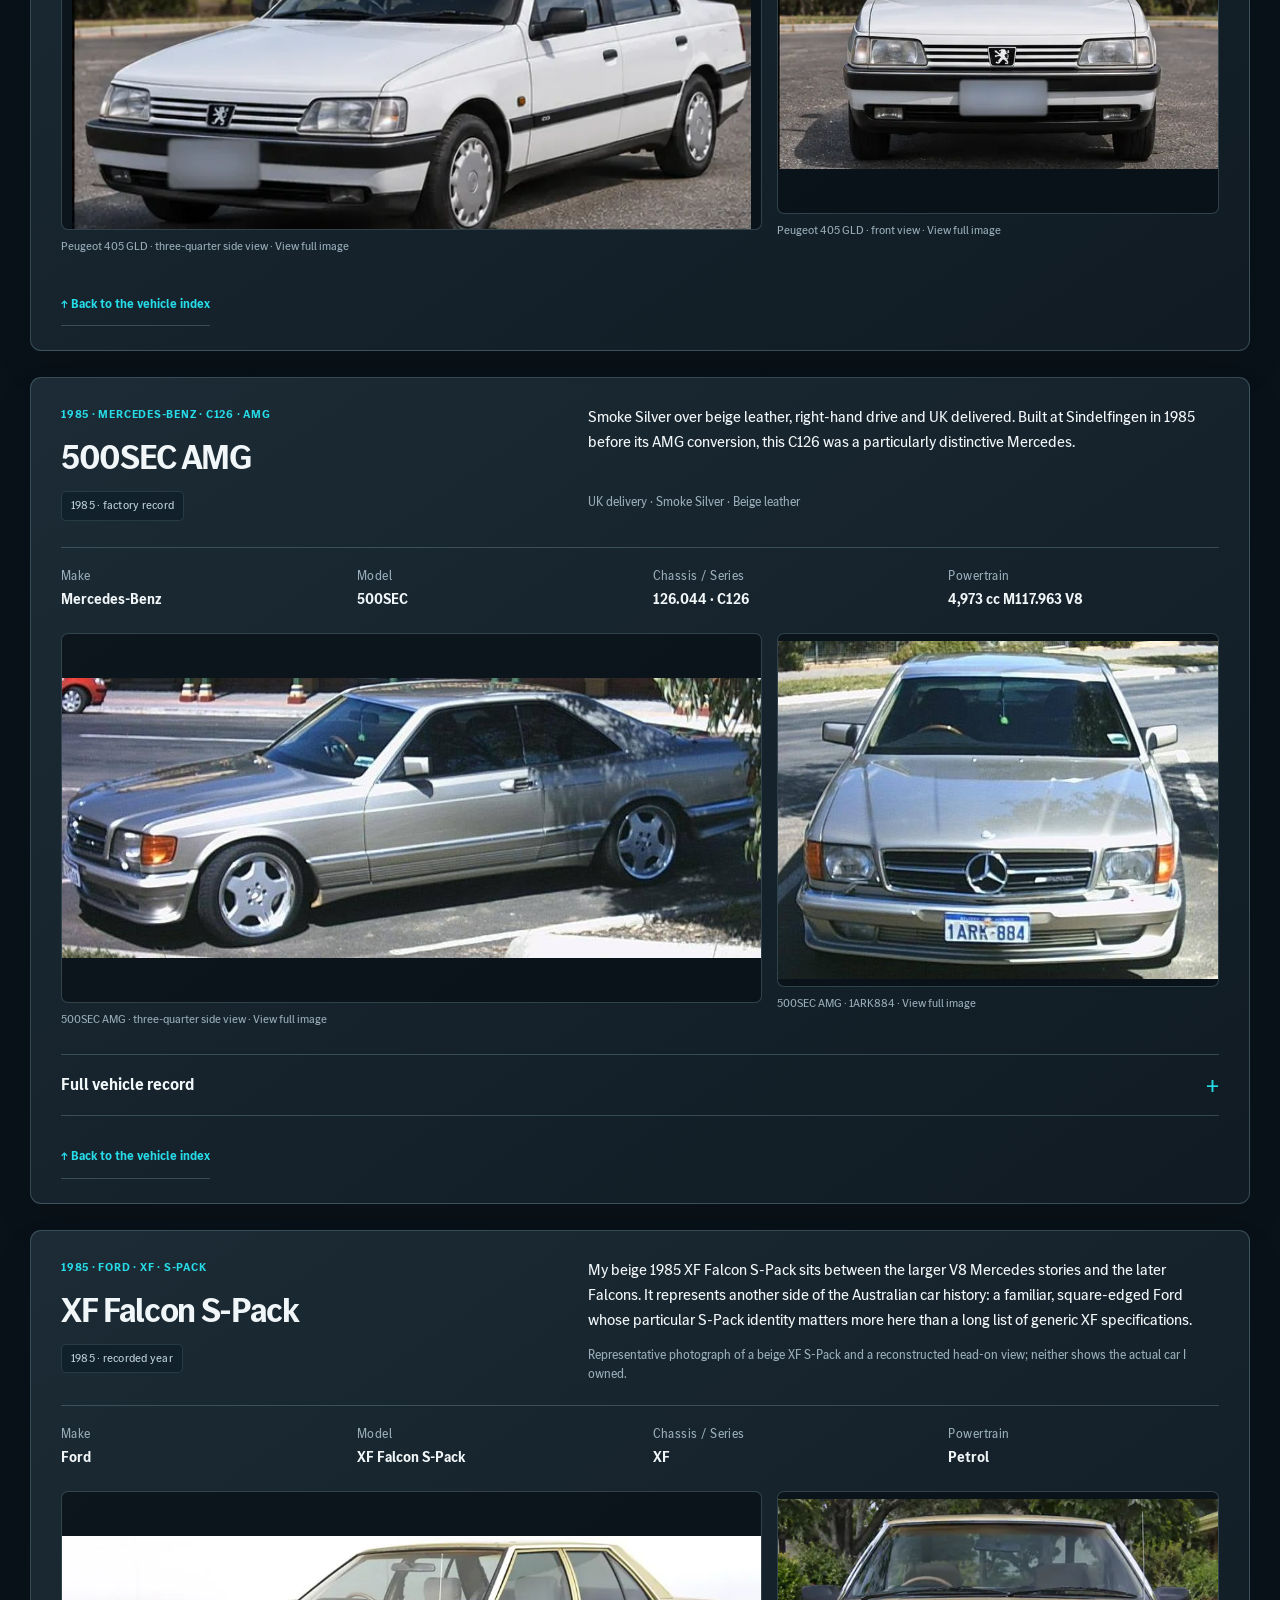
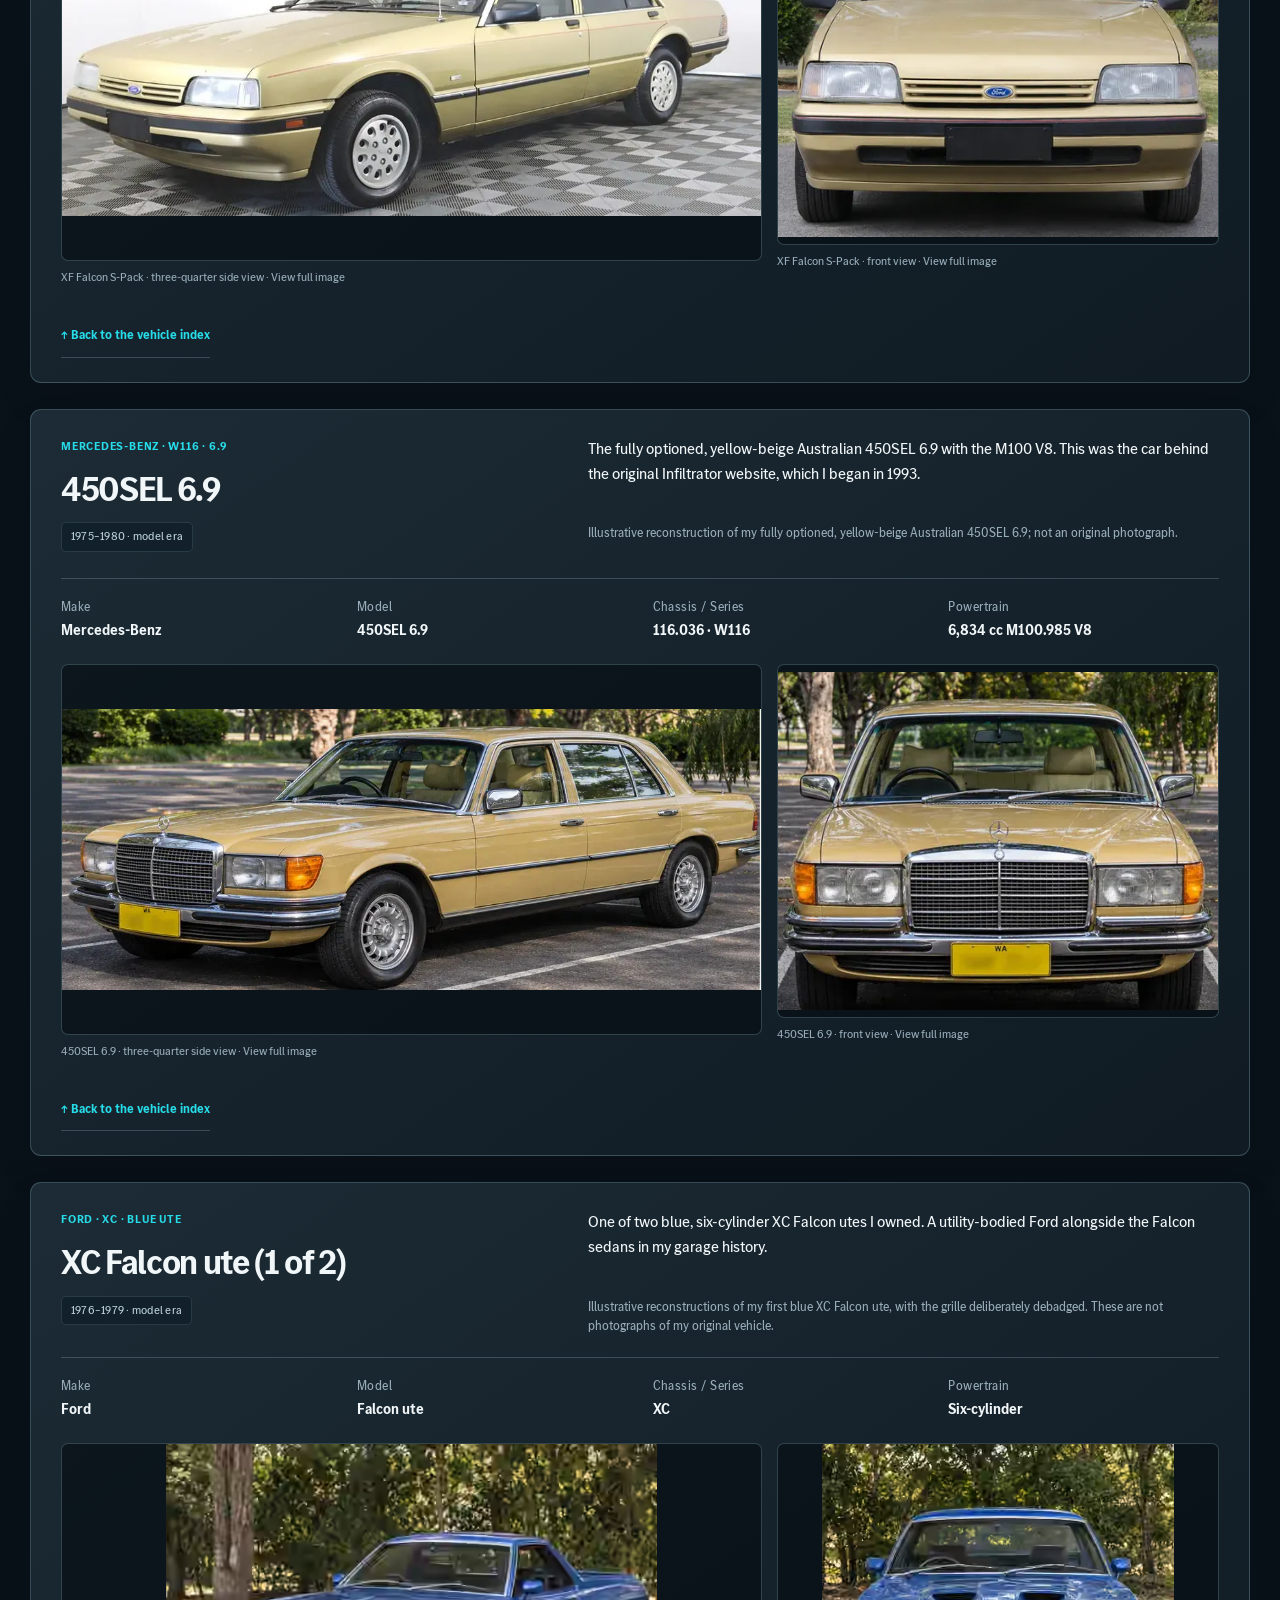
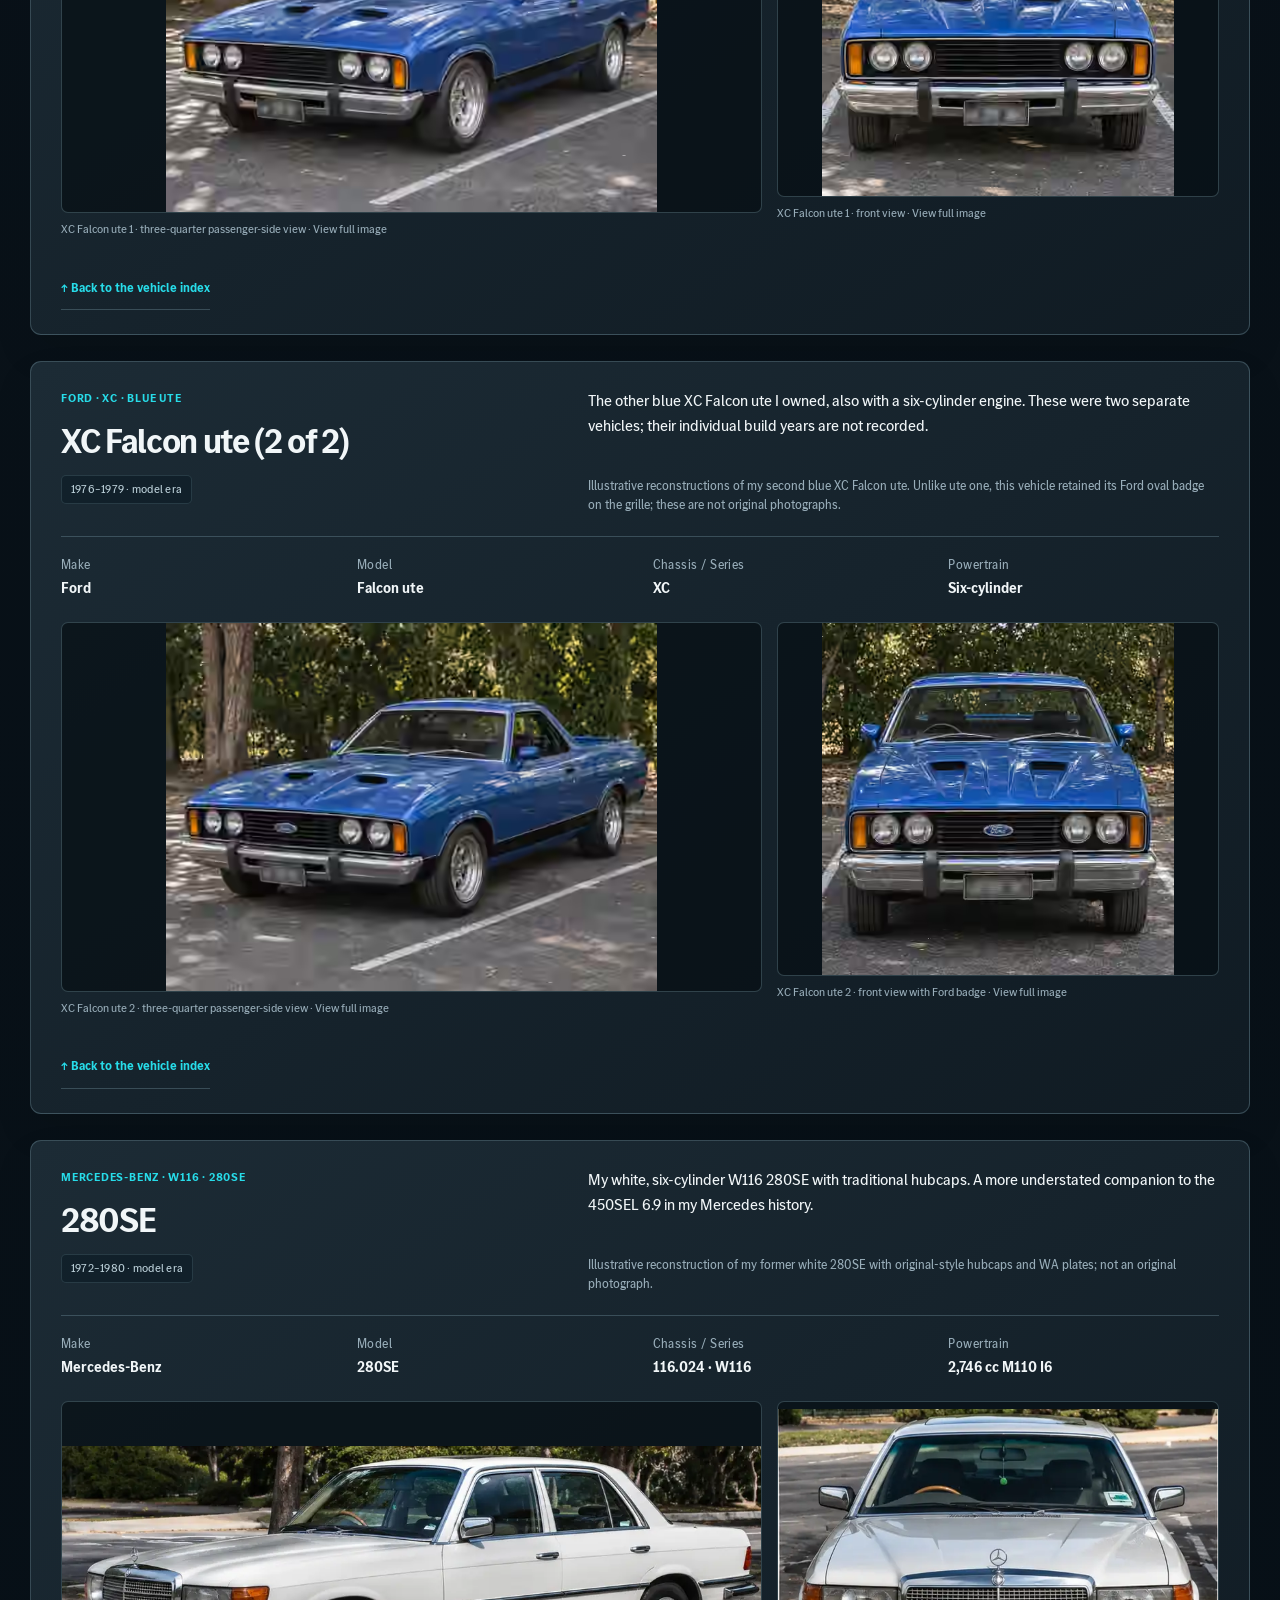
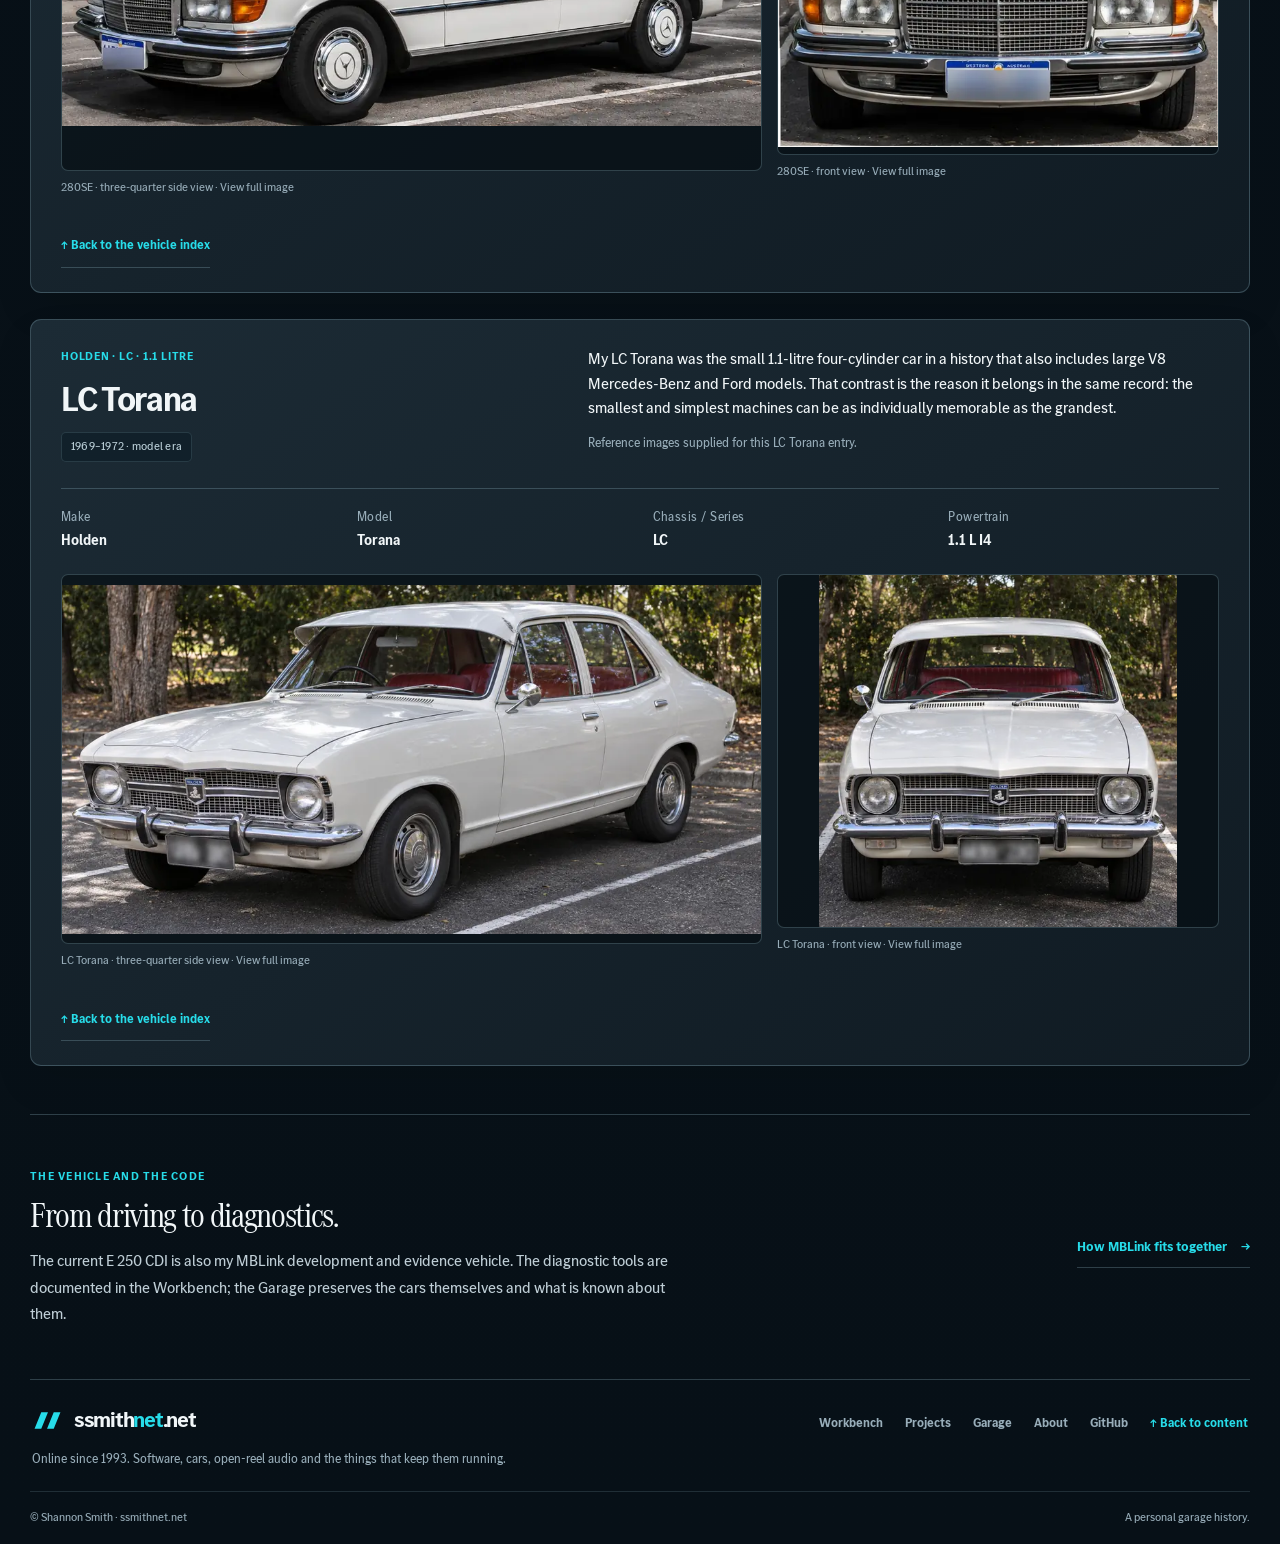
<file: garage.html>
<!doctype html><html lang="en"><head><meta charset="utf-8"><meta name="viewport" content="width=device-width,initial-scale=1"><meta name="theme-color" content="#050608"><meta name="color-scheme" content="dark"><title>Garage — ssmithnet.net</title><meta name="description" content="The current 2011 Mercedes-Benz E 250 CDI Coupé, its full factory datacard, and my complete vehicle history."><link rel="canonical" href="https://ssmithnet.net/garage.html"><meta property="og:type" content="website"><meta property="og:title" content="Garage — ssmithnet.net"><meta property="og:description" content="The current 2011 Mercedes-Benz E 250 CDI Coupé, its full factory datacard, and my complete vehicle history."><meta property="og:url" content="https://ssmithnet.net/garage.html"><link rel="stylesheet" href="assets/infiltrator-web-v1.css?v=common-1.19.3"><link rel="stylesheet" href="assets/site.css?v=family-20261118-mb7"><link rel="stylesheet" href="assets/site-overrides.css?v=family-20261016-refined"><meta property="og:image" content="https://ssmithnet.net/assets/photos/e250-cdi-three-quarter.webp"><meta name="twitter:card" content="summary_large_image"><link rel="icon" type="image/svg+xml" href="assets/brand-2026.svg"><link rel="stylesheet" href="assets/garage.css?v=garage-20261106-6point9"><link rel="stylesheet" href="assets/site-redesign.css?v=20261118-mb7"></head><body class="garage-page"><a class="skip-link" href="#main">Skip to content</a><div class="shell"><nav aria-label="Primary"><a class="brand" href="index.html">ssmith<span>net</span>.net</a><div class="navlinks"><a href="workbench.html">Workbench</a><a href="projects.html">Projects</a><a aria-current="page" href="garage.html">Garage</a><a href="about.html">About</a><a class="nav-software" href="https://infiltrator-projects.github.io/Infiltrator-Repository/">Software Centre</a></div></nav><main id="main"><section class="garage-current" aria-labelledby="e250-title"><nav class="section-nav garage-nav" aria-label="Garage sections"><a href="#e250-cdi">Current car</a><a href="#vehicle-history">All previous cars</a><a href="#450sel-69">The original 6.9</a></nav><article class="garage-vehicle vehicle-card vehicle-card--hero" id="e250-cdi"><header class="vehicle-heading"><p class="eyebrow">In the garage · Mercedes-Benz · 2011</p><h1 id="e250-title">E 250 CDI</h1><p class="vehicle-subtitle">BlueEFFICIENCY Coupé</p><p class="vehicle-description">A Bremen-built E-Class coupe in Obsidian Black, with black leather and the OM651 diesel. My current Mercedes, and the car behind MBLink.</p></header><div class="vehicle-overview"><dl class="hero-key-facts"><div><dt>Power</dt><dd>150 <span>kW</span></dd></div><div><dt>Torque</dt><dd>500 <span>Nm</span></dd></div><div><dt>Engine</dt><dd>2.143 <span>litre diesel</span></dd></div></dl><div class="vehicle-story"><p>Originally delivered to Australia, this right-hand-drive, pre-facelift C207 brings two interests together: Mercedes engineering and my <a class="inline-link" href="workbench.html#link">MBLink</a> diagnostic software.</p><p class="equipment-preview">Panoramic roof · COMAND navigation · Heated front seats · Intelligent Light System</p></div></div><div class="vehicle-photo-pair" aria-label="Photographs of the 2011 Mercedes-Benz E 250 CDI Coupé"><figure><a class="garage-photo-link" href="assets/photos/e250-cdi-three-quarter.webp" aria-label="Open full-sized vehicle photograph"><img src="assets/photos/e250-cdi-three-quarter.webp" width="1021" height="409" loading="lazy" decoding="async" alt="Obsidian Black E 250 CDI Coupé photographed from the front three-quarter angle, showing its coupé profile and five-spoke wheels"></a><figcaption>E 250 CDI · three-quarter side view</figcaption></figure><figure><a class="garage-photo-link" href="assets/photos/e250-cdi-front.webp" aria-label="Open full-sized vehicle photograph"><img src="assets/photos/e250-cdi-front.webp" width="520" height="400" loading="lazy" decoding="async" alt="Front of the Obsidian Black 2011 E 250 CDI Coupé with Victorian registration YSF597"></a><figcaption>E 250 CDI · YSF597</figcaption></figure></div><details class="vehicle-record technical-detail"><summary>Full vehicle record <span aria-hidden="true">+</span></summary><div class="vehicle-record-body"><dl class="vehicle-specifications"><div><dt>Chassis / Baumuster</dt><dd>C207 · 207.303<span class="vehicle-fact-detail">Right-hand drive</span></dd></div><div><dt>Engine</dt><dd>2,143 cc diesel<span class="vehicle-fact-detail">OM651</span></dd></div><div><dt>Power / torque</dt><dd>150 kW · 500 Nm<span class="vehicle-fact-detail">204 PS · factory specification</span></dd></div><div><dt>Transmission</dt><dd>5-speed automatic<span class="vehicle-fact-detail">722.646</span></dd></div><div><dt>Paint</dt><dd>Obsidian Black<span class="vehicle-fact-detail">197U</span></dd></div><div><dt>Upholstery</dt><dd>Black / Anthracite<span class="vehicle-fact-detail">Leather · 251A</span></dd></div></dl><div class="vehicle-record-groups"><section><h3>Factory identity</h3><dl class="vehicle-record-facts"><div><dt>VIN</dt><dd>WDD2073032F129158</dd></div><div><dt>Original delivery</dt><dd>Australia</dd></div><div><dt>Make</dt><dd>Mercedes-Benz</dd></div><div><dt>Model</dt><dd>E 250 CDI Coupé</dd></div><div><dt>Engine number</dt><dd>651911 30 638336</dd></div><div><dt>Transmission number</dt><dd>722646 08 520376</dd></div><div><dt>Order number</dt><dd>0 1 901 08524</dd></div><div><dt>Production number</dt><dd>1789426</dd></div></dl></section><section><h3>Dates &amp; delivery</h3><dl class="vehicle-record-facts"><div><dt>Production</dt><dd>12 May 2011<span class="vehicle-fact-detail">Previously recorded</span></dd></div><div><dt>Release</dt><dd>13 May 2011</dd></div><div><dt>Delivery</dt><dd>13 May 2011</dd></div><div><dt>Order location</dt><dd>Australia Association</dd></div><div><dt>Factory</dt><dd>Bremen</dd></div><div><dt>Emissions</dt><dd>Euro 5</dd></div></dl></section><section><h3>Ownership &amp; modifications</h3><dl class="vehicle-record-facts"><div><dt>Registration</dt><dd>YSF597</dd></div></dl></section></div><details class="vehicle-equipment technical-detail"><summary>Factory equipment · 69 codes <span aria-hidden="true">+</span></summary><table><caption>E 250 CDI — factory equipment</caption><thead><tr><th scope="col">Code</th><th scope="col">Description</th></tr></thead><tbody><tr><th scope="row">051</th><td>AEJ 20/2</td></tr><tr><th scope="row">062</th><td>YOM 10/1 Group 2</td></tr><tr><th scope="row">108</th><td>Control code marketing</td></tr><tr><th scope="row">197U</th><td>Obsidian Black</td></tr><tr><th scope="row">205B</th><td>Owners manual and service record — English</td></tr><tr><th scope="row">213</th><td>Speed-sensitive power steering / Vario steering</td></tr><tr><th scope="row">230</th><td>Parking guidance</td></tr><tr><th scope="row">236</th><td>Adaptive rear interior light</td></tr><tr><th scope="row">241</th><td>Electrically adjustable left driver seat with memory</td></tr><tr><th scope="row">250A</th><td>Leather</td></tr><tr><th scope="row">251A</th><td>Leather — Black / Anthracite</td></tr><tr><th scope="row">275</th><td>Memory package: driver seat, steering column, mirror</td></tr><tr><th scope="row">283B</th><td>Airbag label — English</td></tr><tr><th scope="row">291</th><td>Pelvis airbag</td></tr><tr><th scope="row">293</th><td>Sidebags in rear left and right</td></tr><tr><th scope="row">305B</th><td>Head unit language — British English</td></tr><tr><th scope="row">310</th><td>Dual cup holder</td></tr><tr><th scope="row">335B</th><td>Instrument cluster / head unit language — English</td></tr><tr><th scope="row">413</th><td>Panoramic sliding sunroof / glass sunroof</td></tr><tr><th scope="row">423</th><td>5-speed automatic transmission</td></tr><tr><th scope="row">474</th><td>Diesel particulate filter</td></tr><tr><th scope="row">477</th><td>Tyre pressure loss warning</td></tr><tr><th scope="row">518</th><td>Universal Communications Interface (UCI)</td></tr><tr><th scope="row">51U</th><td>Black fabric roof interior trim</td></tr><tr><th scope="row">527</th><td>COMAND DVD APS with navigation</td></tr><tr><th scope="row">580</th><td>Air conditioner</td></tr><tr><th scope="row">600</th><td>Headlamp cleaning equipment</td></tr><tr><th scope="row">608</th><td>Automatic high beam switch (IHC)</td></tr><tr><th scope="row">619</th><td>Cornering illumination</td></tr><tr><th scope="row">621</th><td>Headlamp with ILS — left-hand traffic</td></tr><tr><th scope="row">625</th><td>Version for Australia</td></tr><tr><th scope="row">668</th><td>Freight protection packaging with tie-down hooks</td></tr><tr><th scope="row">690</th><td>Emergency spare tyre (mini spare)</td></tr><tr><th scope="row">700</th><td>Update of injection system series production configuration</td></tr><tr><th scope="row">736</th><td>Black ash wood trim (2A70)</td></tr><tr><th scope="row">801</th><td>AEJ 00/1 R 170 AEJ 99/2</td></tr><tr><th scope="row">810</th><td>Premium sound system</td></tr><tr><th scope="row">863</th><td>TV tuner digital to analogue</td></tr><tr><th scope="row">873</th><td>Heated left and right front seats</td></tr><tr><th scope="row">901L</th><td>Australia Association</td></tr><tr><th scope="row">919</th><td>Aircon cooling power package</td></tr><tr><th scope="row">928</th><td>Exhaust gas cleaning with Euro 5 technology</td></tr><tr><th scope="row">9XXL</th><td>Australia / Pacific</td></tr><tr><th scope="row">B12</th><td>Wheel replacement tool</td></tr><tr><th scope="row">F207</th><td>Model series 207</td></tr><tr><th scope="row">FC</th><td>Coupé</td></tr><tr><th scope="row">G646</th><td>Transmission code version 46</td></tr><tr><th scope="row">GA</th><td>Automatic transmission</td></tr><tr><th scope="row">HA</th><td>Rear axle</td></tr><tr><th scope="row">K10</th><td>Software control for static curve illumination</td></tr><tr><th scope="row">K11</th><td>Adaptive stop light flashing</td></tr><tr><th scope="row">K13</th><td>Service interval control code — 25,000 km</td></tr><tr><th scope="row">M014</th><td>Engine increased performance</td></tr><tr><th scope="row">M22</th><td>Displacement 2.2 litre</td></tr><tr><th scope="row">M651</th><td>R4 diesel engine M651</td></tr><tr><th scope="row">NA1</th><td>Bremen plant control code</td></tr><tr><th scope="row">NB6</th><td>Bremen plant control code</td></tr><tr><th scope="row">P35</th><td>Light package (FFO)</td></tr><tr><th scope="row">P64</th><td>Front memory package</td></tr><tr><th scope="row">R</th><td>Right-hand steering</td></tr><tr><th scope="row">R01</th><td>Summer tyres</td></tr><tr><th scope="row">R11</th><td>No description in supplied record</td></tr><tr><th scope="row">U01</th><td>Rear belt status indication</td></tr><tr><th scope="row">U18</th><td>Automatic child seat recognition (AKSE)</td></tr><tr><th scope="row">U60</th><td>Pedestrian protection — active engine bonnet</td></tr><tr><th scope="row">U74</th><td>DVD player — regional code 4, Mexico, South America</td></tr><tr><th scope="row">V56</th><td>Speed + load index 94W</td></tr><tr><th scope="row">VL</th><td>Front axle half — left</td></tr><tr><th scope="row">VR</th><td>Front axle half — right</td></tr></tbody></table></details><p class="vehicle-record-note">Factory equipment transcribed from the supplied vehicle datacard.</p></div></details></article></section><section class="garage-chapter" id="vehicle-history" aria-labelledby="vehicle-history-title"><header class="chapter-heading"><p class="eyebrow">The earlier cars · newest to oldest</p><h2 id="vehicle-history-title">A garage history, in order.</h2><p>This is a record of vehicles I owned, not a timeline of when I bought them. They are ordered by known manufacture year where recorded; otherwise the model-era label explains the position. The photos are identified individually as original, supplied reference material or illustrative reconstructions.</p></header><nav class="garage-jump" id="garage-index" aria-label="Jump to a previous car"><div class="garage-jump-heading"><strong>Find a car</strong><span>Thirteen previous vehicles · newest to oldest</span></div><div class="garage-jump-links"><a href="#ba-ltd"><small>2004</small><span>2004 LTD</span></a><a href="#ba-fairmont"><small>2003</small><span>2003 Fairmont</span></a><a href="#discovery-2"><small>2002</small><span>Discovery 2 TDI</span></a><a href="#au-fairmont"><small>2002</small><span>Fairmont</span></a><a href="#el-falcon"><small>1996–1998</small><span>EL Falcon</span></a><a href="#peugeot-405-gld"><small>Late 1980s–1990s</small><span>405 GLD</span></a><a href="#500-sec"><small>1985</small><span>500SEC AMG</span></a><a href="#xf-s-pack"><small>1985</small><span>XF Falcon S-Pack</span></a><a href="#450sel-69"><small>1975–1980</small><span>450SEL 6.9</span></a><a href="#xc-falcon-ute-1"><small>1976–1979</small><span>XC Falcon ute (1 of 2)</span></a><a href="#xc-falcon-ute-2"><small>1976–1979</small><span>XC Falcon ute (2 of 2)</span></a><a href="#280-se"><small>1972–1980</small><span>280SE</span></a><a href="#lc-torana"><small>1969–1972</small><span>LC Torana</span></a></div></nav><div class="garage-register"><article class="garage-entry garage-vehicle" id="ba-ltd"><div class="vehicle-heading"><div class="tag">2004 · Ford · BA · LTD</div><h3>2004 LTD</h3><p class="year-marker">2004 · recorded year</p><p class="vehicle-description">A long-wheelbase BA LTD with the 5.4-litre V8 and dual-fuel petrol/LPG. This was the luxury end of the large Australian Fords I owned, following the earlier BA Fairmont. The combination of a big V8 and LPG is a detail worth recording rather than reducing it to a generic model listing.</p></div><dl class="car-facts"><div><dt>Make</dt><dd>Ford</dd></div><div><dt>Model</dt><dd>LTD</dd></div><div><dt>Chassis / Series</dt><dd>BA</dd></div><div><dt>Powertrain</dt><dd>5.4 L V8 · Petrol / LPG</dd></div></dl><a class="vehicle-index-return" href="#garage-index">↑ Back to the vehicle index</a></article><article class="garage-entry garage-vehicle" id="ba-fairmont"><div class="vehicle-heading"><div class="tag">2003 · Ford · BA · Fairmont</div><h3>2003 Fairmont</h3><p class="year-marker">2003 · recorded year</p><p class="vehicle-description">My 2003 BA Fairmont combined the 5.4-litre V8 with petrol/LPG dual fuel. It belongs to the same broad Ford era as the later LTD, but the two cars were different ownership entries—not one vehicle listed under two trims.</p></div><dl class="car-facts"><div><dt>Make</dt><dd>Ford</dd></div><div><dt>Model</dt><dd>Fairmont</dd></div><div><dt>Chassis / Series</dt><dd>BA</dd></div><div><dt>Powertrain</dt><dd>5.4 L V8 · Petrol / LPG</dd></div></dl><a class="vehicle-index-return" href="#garage-index">↑ Back to the vehicle index</a></article><article class="garage-entry garage-vehicle" id="discovery-2"><div class="vehicle-heading"><div class="tag">2002 · Land Rover · Discovery II</div><h3>Discovery 2 TDI</h3><p class="year-marker">2002 · recorded year</p><p class="vehicle-description">The 2002 Land Rover Discovery II was the diesel four-wheel-drive exception to a garage otherwise dominated by saloons, coupés and Australian Fords. It brought a very different purpose and layout to the collection, and is one of the entries for which reference images have been supplied.</p><p class="vehicle-reconstruction-note">Reference images supplied for this Discovery II entry.</p></div><dl class="car-facts"><div><dt>Make</dt><dd>Land Rover</dd></div><div><dt>Model</dt><dd>Discovery 2</dd></div><div><dt>Chassis / Series</dt><dd>Discovery II</dd></div><div><dt>Powertrain</dt><dd>TDI diesel</dd></div></dl><div class="vehicle-photo-pair" aria-label="Supplied views of the Land Rover Discovery II"><figure><a class="garage-photo-link" href="assets/photos/discovery-2-three-quarter.webp" aria-label="Open full-sized vehicle photograph"><img src="assets/photos/discovery-2-three-quarter.webp" width="642" height="348" loading="lazy" decoding="async" alt="Dark Land Rover Discovery II in a front three-quarter view with roof rails, black grille and silver alloy wheels"></a><figcaption>Discovery 2 · three-quarter side view</figcaption></figure><figure><a class="garage-photo-link" href="assets/photos/discovery-2-front.webp" aria-label="Open full-sized vehicle photograph"><img src="assets/photos/discovery-2-front.webp" width="642" height="387" loading="lazy" decoding="async" alt="Front view of a dark Land Rover Discovery II with rectangular headlights, roof rails and black bumper"></a><figcaption>Discovery 2 · front view</figcaption></figure></div><a class="vehicle-index-return" href="#garage-index">↑ Back to the vehicle index</a></article><article class="garage-entry garage-vehicle" id="au-fairmont"><div class="vehicle-heading"><div class="tag">2002 · Ford · AU Series II · Fairmont</div><h3>Fairmont</h3><p class="year-marker">2002 · recorded year</p><p class="vehicle-description">My 2002 AU Series II Fairmont had the 4.0-litre six-cylinder with petrol/LPG dual fuel. Together with the later V8 Fairmont and LTD, it shows how different the same Australian Ford family could be in engine, body and character. It is a separate 2002 car, not the 2003 BA.</p></div><dl class="car-facts"><div><dt>Make</dt><dd>Ford</dd></div><div><dt>Model</dt><dd>Fairmont</dd></div><div><dt>Chassis / Series</dt><dd>AU Series II</dd></div><div><dt>Powertrain</dt><dd>4.0 L · Petrol / LPG</dd></div></dl><a class="vehicle-index-return" href="#garage-index">↑ Back to the vehicle index</a></article><article class="garage-entry garage-vehicle" id="el-falcon"><div class="vehicle-heading"><div class="tag">Ford · EL · Tickford LPG</div><h3>EL Falcon</h3><p class="year-marker">1996–1998 · model era</p><p class="vehicle-description">Victorian taxi yellow paint, but not a taxi: this was my privately owned EL Falcon with Tickford-installed LPG. Only the colour came from the cab rank.</p><p class="vehicle-reconstruction-note">Illustrative reconstructions of a yellow EL Falcon; neither is a photograph of my actual car.</p></div><dl class="car-facts"><div><dt>Make</dt><dd>Ford</dd></div><div><dt>Model</dt><dd>EL Falcon</dd></div><div><dt>Chassis / Series</dt><dd>EL</dd></div><div><dt>Powertrain</dt><dd>Petrol / LPG · Tickford</dd></div></dl><div class="vehicle-photo-pair" aria-label="Illustrative views of a Victorian taxi-yellow Ford EL Falcon"><figure><a class="garage-photo-link" href="assets/photos/el-falcon-three-quarter.webp" aria-label="Open full-sized vehicle photograph"><img src="assets/photos/el-falcon-three-quarter.webp" width="1021" height="409" loading="lazy" decoding="async" alt="Illustrative Victorian taxi-yellow EL Falcon four-door sedan from the front-left three-quarter angle, with oval Ford grille and standard wheel covers, without taxi signs"></a><figcaption>EL Falcon · three-quarter side view</figcaption></figure><figure><a class="garage-photo-link" href="assets/photos/el-falcon-front.webp" aria-label="Open full-sized vehicle photograph"><img src="assets/photos/el-falcon-front.webp" width="520" height="400" loading="lazy" decoding="async" alt="Illustrative head-on view of a Victorian taxi-yellow Ford EL Falcon showing the oval grille, rounded headlights and regular bumper, without taxi markings"></a><figcaption>EL Falcon · front view</figcaption></figure></div><a class="vehicle-index-return" href="#garage-index">↑ Back to the vehicle index</a></article><article class="garage-entry garage-vehicle" id="peugeot-405-gld"><div class="vehicle-heading"><div class="tag">Peugeot · 405 · GLD</div><h3>405 GLD</h3><p class="year-marker">Late 1980s–1990s · model era</p><p class="vehicle-description">This was a white Peugeot 405 GLD diesel with a black interior—not a 504. Its place in the history is memorable for the fuel experiment: I ran it on waste motor oil. That experience makes it a particular mechanical story rather than simply another name among the sedans.</p><p class="vehicle-reconstruction-note">Reference images supplied for this Peugeot 405 GLD entry.</p></div><dl class="car-facts"><div><dt>Make</dt><dd>Peugeot</dd></div><div><dt>Model</dt><dd>405 GLD</dd></div><div><dt>Chassis / Series</dt><dd>405</dd></div><div><dt>Powertrain</dt><dd>Diesel · waste motor oil</dd></div></dl><div class="vehicle-photo-pair" aria-label="Supplied views of the white Peugeot 405 GLD"><figure><a class="garage-photo-link" href="assets/photos/peugeot-405-gld-three-quarter.webp" aria-label="Open full-sized vehicle photograph"><img src="assets/photos/peugeot-405-gld-three-quarter.webp" width="642" height="348" loading="lazy" decoding="async" alt="White Peugeot 405 GLD four-door saloon in a front three-quarter view, with black side mouldings and grey wheel covers"></a><figcaption>Peugeot 405 GLD · three-quarter side view</figcaption></figure><figure><a class="garage-photo-link" href="assets/photos/peugeot-405-gld-front.webp" aria-label="Open full-sized vehicle photograph"><img src="assets/photos/peugeot-405-gld-front.webp" width="642" height="387" loading="lazy" decoding="async" alt="Front view of a white Peugeot 405 GLD with rectangular headlamps, black bumper and the Peugeot lion badge"></a><figcaption>Peugeot 405 GLD · front view</figcaption></figure></div><a class="vehicle-index-return" href="#garage-index">↑ Back to the vehicle index</a></article><article class="garage-entry garage-vehicle vehicle-card vehicle-card--historic" id="500-sec"><div class="vehicle-heading"><div class="tag">1985 · Mercedes-Benz · C126 · AMG</div><h3>500SEC AMG</h3><p class="year-marker">1985 · factory record</p><p class="vehicle-description">Smoke Silver over beige leather, right-hand drive and UK delivered. Built at Sindelfingen in 1985 before its AMG conversion, this C126 was a particularly distinctive Mercedes.</p><p class="vehicle-origin">UK delivery · Smoke Silver · Beige leather</p></div><dl class="car-facts"><div><dt>Make</dt><dd>Mercedes-Benz</dd></div><div><dt>Model</dt><dd>500SEC</dd></div><div><dt>Chassis / Series</dt><dd>126.044 · C126</dd></div><div><dt>Powertrain</dt><dd>4,973 cc M117.963 V8</dd></div></dl><div class="vehicle-photo-pair" aria-label="Photographs of the 500SEC AMG"><figure><a class="garage-photo-link" href="assets/photos/500sec-amg-side.jpg" aria-label="Open full-sized vehicle photograph"><img src="assets/photos/500sec-amg-side.jpg" width="1021" height="409" loading="lazy" decoding="async" alt="Smoke Silver 500SEC AMG photographed from the side, showing the AMG bodywork and five-spoke wheels"></a><figcaption>500SEC AMG · three-quarter side view</figcaption></figure><figure><a class="garage-photo-link" href="assets/photos/500sec-amg-front.jpg" aria-label="Open full-sized vehicle photograph"><img src="assets/photos/500sec-amg-front.jpg" width="520" height="400" loading="lazy" decoding="async" alt="Front of the Smoke Silver 500SEC AMG with Western Australian registration 1ARK884"></a><figcaption>500SEC AMG · 1ARK884</figcaption></figure></div><details class="vehicle-record technical-detail"><summary>Full vehicle record <span aria-hidden="true">+</span></summary><div class="vehicle-record-body"><dl class="vehicle-specifications"><div><dt>Chassis / Baumuster</dt><dd>C126 · 126.044<span class="vehicle-fact-detail">Right-hand drive</span></dd></div><div><dt>Engine</dt><dd>4,973 cc V8<span class="vehicle-fact-detail">M117.963</span></dd></div><div><dt>Power / torque</dt><dd>170 kW · 405 Nm<span class="vehicle-fact-detail">231 PS · before AMG conversion</span></dd></div><div><dt>Transmission</dt><dd>4-speed automatic<span class="vehicle-fact-detail">722.311</span></dd></div><div><dt>Paint</dt><dd>Smoke Silver Metallic<span class="vehicle-fact-detail">702U</span></dd></div><div><dt>Upholstery</dt><dd>Beige leather<span class="vehicle-fact-detail">275 · datacard description</span></dd></div></dl><div class="vehicle-record-groups"><section><h3>Factory identity</h3><dl class="vehicle-record-facts"><div><dt>VIN</dt><dd>WDB1260442A171593</dd></div><div><dt>Original delivery</dt><dd>United Kingdom</dd></div><div><dt>Make</dt><dd>Mercedes-Benz</dd></div><div><dt>Model</dt><dd>500 SEC</dd></div><div><dt>Engine number</dt><dd>117963 22 081711</dd></div><div><dt>Transmission number</dt><dd>722311 02 661254</dd></div><div><dt>Order number</dt><dd>0 5 537 55057</dd></div></dl></section><section><h3>Dates &amp; delivery</h3><dl class="vehicle-record-facts"><div><dt>Production</dt><dd>Approximately June 1985</dd></div><div><dt>Release</dt><dd>Not recorded</dd></div><div><dt>Delivery</dt><dd>Not recorded</dd></div><div><dt>Order location</dt><dd>Great Britain</dd></div><div><dt>Factory</dt><dd>Sindelfingen</dd></div></dl></section><section><h3>Ownership &amp; modifications</h3><dl class="vehicle-record-facts"><div><dt>Registration</dt><dd>1ARK884</dd></div><div><dt>Acquired</dt><dd>17 December 2002</dd></div><div><dt>Conversion</dt><dd>AMG<span class="vehicle-fact-detail">After factory production</span></dd></div></dl></section></div><p class="vehicle-record-note">UK delivery confirmed by Shannon. Factory equipment codes are not included in the supplied SEC record.</p></div></details><a class="vehicle-index-return" href="#garage-index">↑ Back to the vehicle index</a></article><article class="garage-entry garage-vehicle" id="xf-s-pack"><div class="vehicle-heading"><div class="tag">1985 · Ford · XF · S-Pack</div><h3>XF Falcon S-Pack</h3><p class="year-marker">1985 · recorded year</p><p class="vehicle-description">My beige 1985 XF Falcon S-Pack sits between the larger V8 Mercedes stories and the later Falcons. It represents another side of the Australian car history: a familiar, square-edged Ford whose particular S-Pack identity matters more here than a long list of generic XF specifications.</p><p class="vehicle-reconstruction-note">Representative photograph of a beige XF S-Pack and a reconstructed head-on view; neither shows the actual car I owned.</p></div><dl class="car-facts"><div><dt>Make</dt><dd>Ford</dd></div><div><dt>Model</dt><dd>XF Falcon S-Pack</dd></div><div><dt>Chassis / Series</dt><dd>XF</dd></div><div><dt>Powertrain</dt><dd>Petrol</dd></div></dl><div class="vehicle-photo-pair" aria-label="Reference images of the beige Ford XF Falcon S-Pack"><figure><a class="garage-photo-link" href="assets/photos/xf-s-pack-three-quarter.webp" aria-label="Open full-sized vehicle photograph"><img src="assets/photos/xf-s-pack-three-quarter.webp" width="1021" height="409" loading="lazy" decoding="async" alt="Beige XF Falcon S-Pack photographed from the front-left three-quarter angle, nose pointing left, showing the body-coloured Ford grille and five-spoke-style alloy wheels"></a><figcaption>XF Falcon S-Pack · three-quarter side view</figcaption></figure><figure><a class="garage-photo-link" href="assets/photos/xf-s-pack-front.webp" aria-label="Open full-sized vehicle photograph"><img src="assets/photos/xf-s-pack-front.webp" width="520" height="400" loading="lazy" decoding="async" alt="Illustrative head-on view of a beige XF Falcon S-Pack with body-coloured horizontal grille, blue Ford oval, rectangular headlights and black bumper"></a><figcaption>XF Falcon S-Pack · front view</figcaption></figure></div><a class="vehicle-index-return" href="#garage-index">↑ Back to the vehicle index</a></article><article class="garage-entry garage-vehicle vehicle-card vehicle-card--historic" id="450sel-69"><div class="vehicle-heading"><div class="tag">Mercedes-Benz · W116 · 6.9</div><h3>450SEL 6.9</h3><p class="year-marker">1975–1980 · model era</p><p class="vehicle-description">The fully optioned, yellow-beige Australian 450SEL 6.9 with the M100 V8. This was the car behind the original Infiltrator website, which I began in 1993.</p><p class="vehicle-reconstruction-note">Illustrative reconstruction of my fully optioned, yellow-beige Australian 450SEL 6.9; not an original photograph.</p></div><dl class="car-facts"><div><dt>Make</dt><dd>Mercedes-Benz</dd></div><div><dt>Model</dt><dd>450SEL 6.9</dd></div><div><dt>Chassis / Series</dt><dd>116.036 · W116</dd></div><div><dt>Powertrain</dt><dd>6,834 cc M100.985 V8</dd></div></dl><div class="vehicle-photo-pair" aria-label="Reconstructed photographs of the yellow-beige Mercedes-Benz 450SEL 6.9"><figure><a class="garage-photo-link" href="assets/photos/450sel-69-side-view.webp" aria-label="Open full-sized vehicle photograph"><img src="assets/photos/450sel-69-side-view.webp" width="1021" height="409" loading="lazy" decoding="async" alt="Reconstruction of a fully optioned right-hand-drive W116 450SEL 6.9 in pale ochre yellow-beige, front three-quarter view with original chrome trim and alloy wheels; no exterior front or quarter-panel 6.9 emblems"></a><figcaption>450SEL 6.9 · three-quarter side view</figcaption></figure><figure><a class="garage-photo-link" href="assets/photos/450sel-69-front-view.webp" aria-label="Open full-sized vehicle photograph"><img src="assets/photos/450sel-69-front-view.webp" width="520" height="400" loading="lazy" decoding="async" alt="Reconstruction of a pale yellow-beige Australian W116 450SEL 6.9 straight on, with right-hand steering, European headlamps and unbadged grille"></a><figcaption>450SEL 6.9 · front view</figcaption></figure></div><a class="vehicle-index-return" href="#garage-index">↑ Back to the vehicle index</a></article><article class="garage-entry garage-vehicle" id="xc-falcon-ute-1"><div class="vehicle-heading"><div class="tag">Ford · XC · blue ute</div><h3>XC Falcon ute (1 of 2)</h3><p class="year-marker">1976–1979 · model era</p><p class="vehicle-description">One of two blue, six-cylinder XC Falcon utes I owned. A utility-bodied Ford alongside the Falcon sedans in my garage history.</p><p class="vehicle-reconstruction-note">Illustrative reconstructions of my first blue XC Falcon ute, with the grille deliberately debadged. These are not photographs of my original vehicle.</p></div><dl class="car-facts"><div><dt>Make</dt><dd>Ford</dd></div><div><dt>Model</dt><dd>Falcon ute</dd></div><div><dt>Chassis / Series</dt><dd>XC</dd></div><div><dt>Powertrain</dt><dd>Six-cylinder</dd></div></dl><div class="vehicle-photo-pair" aria-label="Illustrative views of the debadged blue XC Falcon ute number one"><figure><a class="garage-photo-link" href="assets/photos/xc-falcon-ute-1-three-quarter.avif" aria-label="Open illustrative three-quarter photograph"><img src="assets/photos/xc-falcon-ute-1-three-quarter.avif" width="640" height="480" loading="lazy" decoding="async" alt="Metallic-blue XC Falcon ute from the front passenger-side three-quarter angle, with black lower stripe, recessed bonnet flutes, debadged grille and blurred registration plate"></a><figcaption>XC Falcon ute 1 · three-quarter passenger-side view</figcaption></figure><figure><a class="garage-photo-link" href="assets/photos/xc-falcon-ute-1-front.avif" aria-label="Open illustrative front photograph"><img src="assets/photos/xc-falcon-ute-1-front.avif" width="640" height="640" loading="lazy" decoding="async" alt="Head-on view of the blue XC Falcon ute with twin recessed bonnet flutes, four round headlights, completely debadged black grille and blurred number plate"></a><figcaption>XC Falcon ute 1 · front view</figcaption></figure></div><a class="vehicle-index-return" href="#garage-index">↑ Back to the vehicle index</a></article><article class="garage-entry garage-vehicle" id="xc-falcon-ute-2"><div class="vehicle-heading"><div class="tag">Ford · XC · blue ute</div><h3>XC Falcon ute (2 of 2)</h3><p class="year-marker">1976–1979 · model era</p><p class="vehicle-description">The other blue XC Falcon ute I owned, also with a six-cylinder engine. These were two separate vehicles; their individual build years are not recorded.</p><p class="vehicle-reconstruction-note">Illustrative reconstructions of my second blue XC Falcon ute. Unlike ute one, this vehicle retained its Ford oval badge on the grille; these are not original photographs.</p></div><dl class="car-facts"><div><dt>Make</dt><dd>Ford</dd></div><div><dt>Model</dt><dd>Falcon ute</dd></div><div><dt>Chassis / Series</dt><dd>XC</dd></div><div><dt>Powertrain</dt><dd>Six-cylinder</dd></div></dl><div class="vehicle-photo-pair" aria-label="Illustrative views of blue XC Falcon ute number two with Ford grille badge"><figure><a class="garage-photo-link" href="assets/photos/xc-falcon-ute-2-three-quarter.avif" aria-label="Open illustrative three-quarter photograph"><img src="assets/photos/xc-falcon-ute-2-three-quarter.avif" width="640" height="480" loading="lazy" decoding="async" alt="Blue XC Falcon ute from a front passenger-side three-quarter angle, with Ford oval grille badge, bonnet flutes, chrome bumper and blurred number plate"></a><figcaption>XC Falcon ute 2 · three-quarter passenger-side view</figcaption></figure><figure><a class="garage-photo-link" href="assets/photos/xc-falcon-ute-2-front.avif" aria-label="Open illustrative front photograph"><img src="assets/photos/xc-falcon-ute-2-front.avif" width="640" height="640" loading="lazy" decoding="async" alt="Head-on photograph-style reconstruction of blue XC Falcon ute number two, showing the Ford oval on the black grille, four round headlights and blurred number plate"></a><figcaption>XC Falcon ute 2 · front view with Ford badge</figcaption></figure></div><a class="vehicle-index-return" href="#garage-index">↑ Back to the vehicle index</a></article><article class="garage-entry garage-vehicle vehicle-card vehicle-card--historic" id="280-se"><div class="vehicle-heading"><div class="tag">Mercedes-Benz · W116 · 280SE</div><h3>280SE</h3><p class="year-marker">1972–1980 · model era</p><p class="vehicle-description">My white, six-cylinder W116 280SE with traditional hubcaps. A more understated companion to the 450SEL 6.9 in my Mercedes history.</p><p class="vehicle-reconstruction-note">Illustrative reconstruction of my former white 280SE with original-style hubcaps and WA plates; not an original photograph.</p></div><dl class="car-facts"><div><dt>Make</dt><dd>Mercedes-Benz</dd></div><div><dt>Model</dt><dd>280SE</dd></div><div><dt>Chassis / Series</dt><dd>116.024 · W116</dd></div><div><dt>Powertrain</dt><dd>2,746 cc M110 I6</dd></div></dl><div class="vehicle-photo-pair" aria-label="Reconstructed images of the white Mercedes-Benz 280SE"><figure><a class="garage-photo-link" href="assets/photos/280se-side-view.webp" aria-label="Open full-sized vehicle photograph"><img src="assets/photos/280se-side-view.webp" width="1021" height="409" loading="lazy" decoding="async" alt="Reconstructed white W116 Mercedes-Benz 280SE standard-wheelbase saloon in three-quarter side view, with original-style hubcaps and Western Australian number-plate format"></a><figcaption>280SE · three-quarter side view</figcaption></figure><figure><a class="garage-photo-link" href="assets/photos/280se-front-view.webp" aria-label="Open full-sized vehicle photograph"><img src="assets/photos/280se-front-view.webp" width="660" height="507" loading="lazy" decoding="async" alt="Reconstructed head-on view of the white Mercedes-Benz W116 280SE, showing its chrome grille, European headlights and Western Australian-style registration plate"></a><figcaption>280SE · front view</figcaption></figure></div><a class="vehicle-index-return" href="#garage-index">↑ Back to the vehicle index</a></article><article class="garage-entry garage-vehicle" id="lc-torana"><div class="vehicle-heading"><div class="tag">Holden · LC · 1.1 litre</div><h3>LC Torana</h3><p class="year-marker">1969–1972 · model era</p><p class="vehicle-description">My LC Torana was the small 1.1-litre four-cylinder car in a history that also includes large V8 Mercedes-Benz and Ford models. That contrast is the reason it belongs in the same record: the smallest and simplest machines can be as individually memorable as the grandest.</p><p class="vehicle-reconstruction-note">Reference images supplied for this LC Torana entry.</p></div><dl class="car-facts"><div><dt>Make</dt><dd>Holden</dd></div><div><dt>Model</dt><dd>Torana</dd></div><div><dt>Chassis / Series</dt><dd>LC</dd></div><div><dt>Powertrain</dt><dd>1.1 L I4</dd></div></dl><div class="vehicle-photo-pair" aria-label="Supplied views of the white Holden LC Torana"><figure><a class="garage-photo-link" href="assets/photos/lc-torana-three-quarter.webp" aria-label="Open full-sized vehicle photograph"><img src="assets/photos/lc-torana-three-quarter.webp" width="1021" height="510" loading="lazy" decoding="async" alt="White Holden LC Torana four-door sedan in a front three-quarter view, with external windscreen sun visor, chrome trim, red interior and a tree-lined parking bay"></a><figcaption>LC Torana · three-quarter side view</figcaption></figure><figure><a class="garage-photo-link" href="assets/photos/lc-torana-front.webp" aria-label="Open full-sized vehicle photograph"><img src="assets/photos/lc-torana-front.webp" width="520" height="510" loading="lazy" decoding="async" alt="Front view of a white Holden LC Torana with pointed bonnet, central Holden grille badge, external windscreen sun visor, chrome bumper and blurred registration plate"></a><figcaption>LC Torana · front view</figcaption></figure></div><a class="vehicle-index-return" href="#garage-index">↑ Back to the vehicle index</a></article></div></section><section class="destination-strip"><div><p class="eyebrow">The vehicle and the code</p><h2>From driving to diagnostics.</h2><p>The current E 250 CDI is also my MBLink development and evidence vehicle. The diagnostic tools are documented in the Workbench; the Garage preserves the cars themselves and what is known about them.</p></div><a class="text-link" href="workbench.html#link">How MBLink fits together <span aria-hidden="true">→</span></a></section></main><footer class="site-footer"><div class="footer-overview"><div class="footer-identity"><a class="footer-brand" href="https://ssmithnet.net/index.html">ssmith<span>net</span>.net</a><p>Online since 1993. Software, cars, open-reel audio and the things that keep them running.</p></div><nav aria-label="Footer" class="footer-navigation"><a href="https://ssmithnet.net/workbench.html">Workbench</a><a href="https://ssmithnet.net/projects.html">Projects</a><a href="https://ssmithnet.net/garage.html">Garage</a><a href="https://ssmithnet.net/about.html">About</a><a href="https://github.com/Infiltrator-Projects">GitHub</a><a class="footer-top" href="#main">↑ Back to content</a></nav></div><div class="footerline"><span>© Shannon Smith · ssmithnet.net</span><span>A personal garage history.</span></div></footer></div></body></html>
</file>
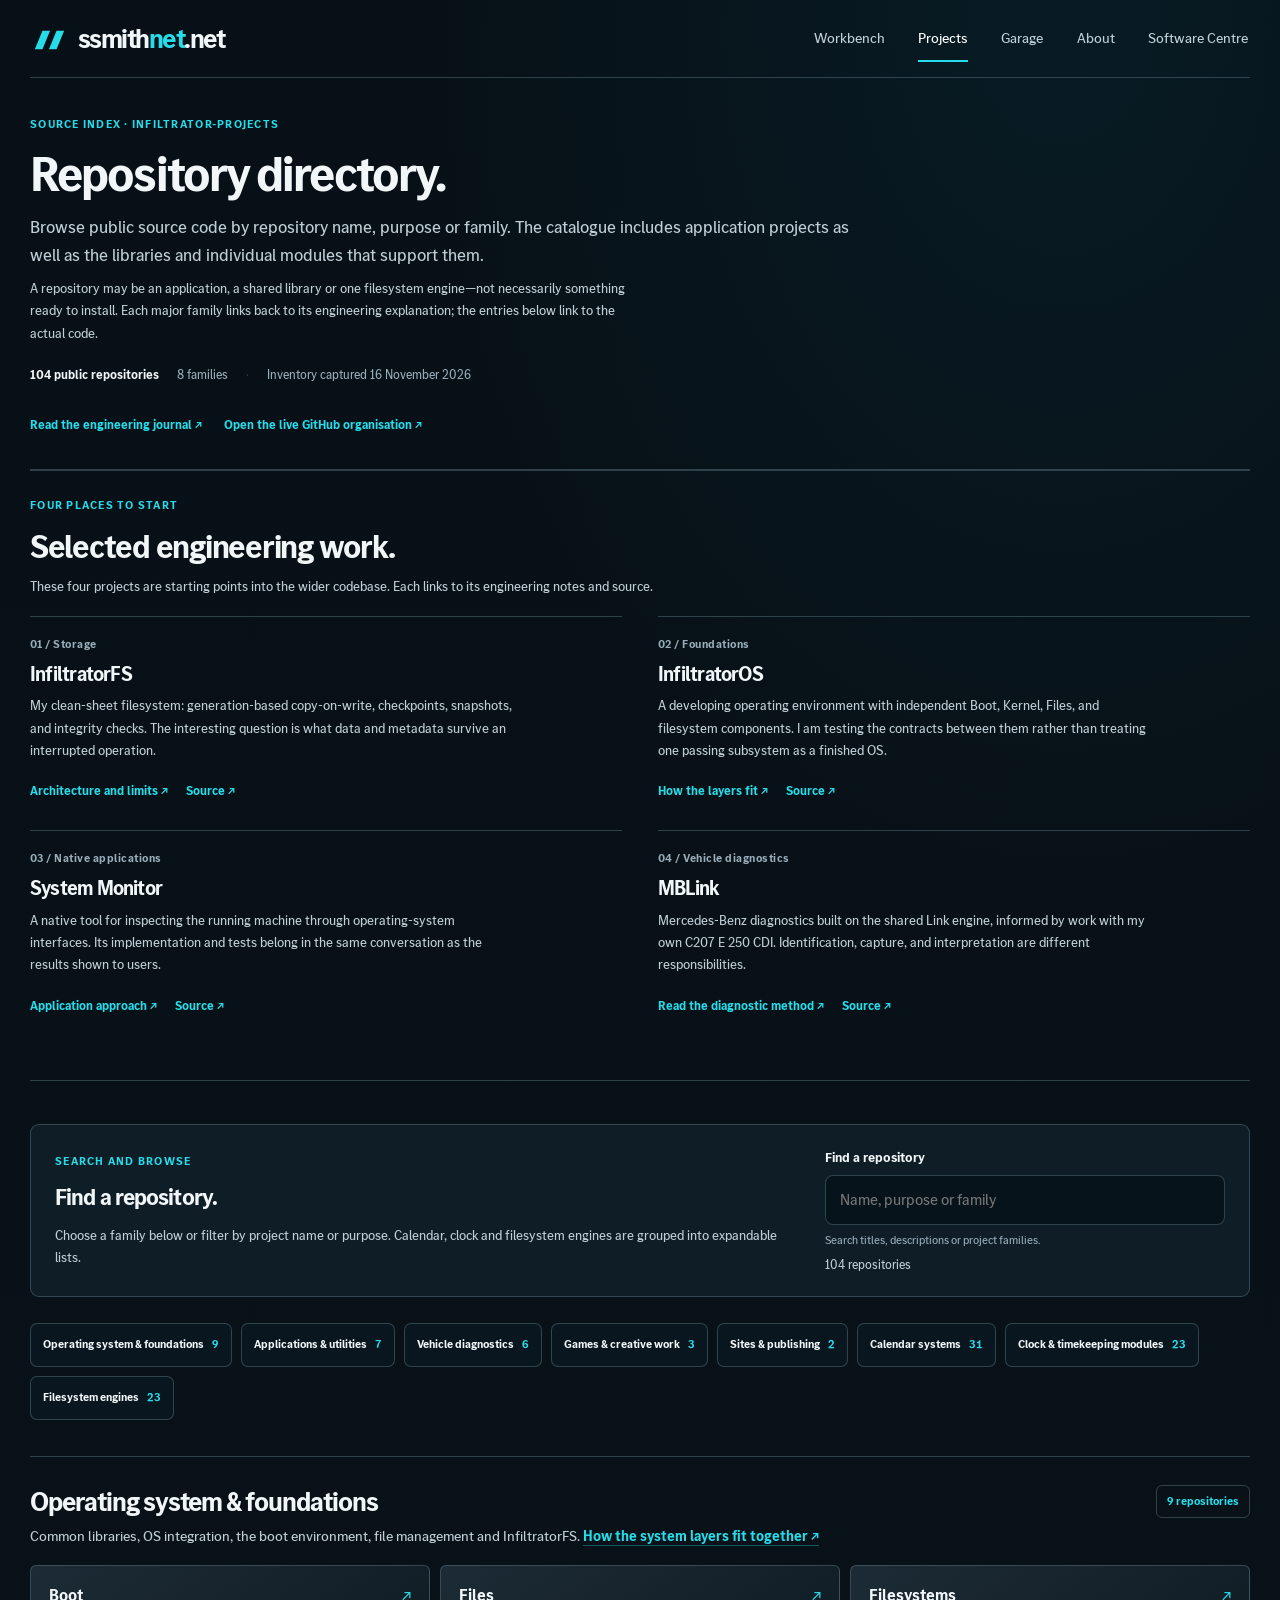
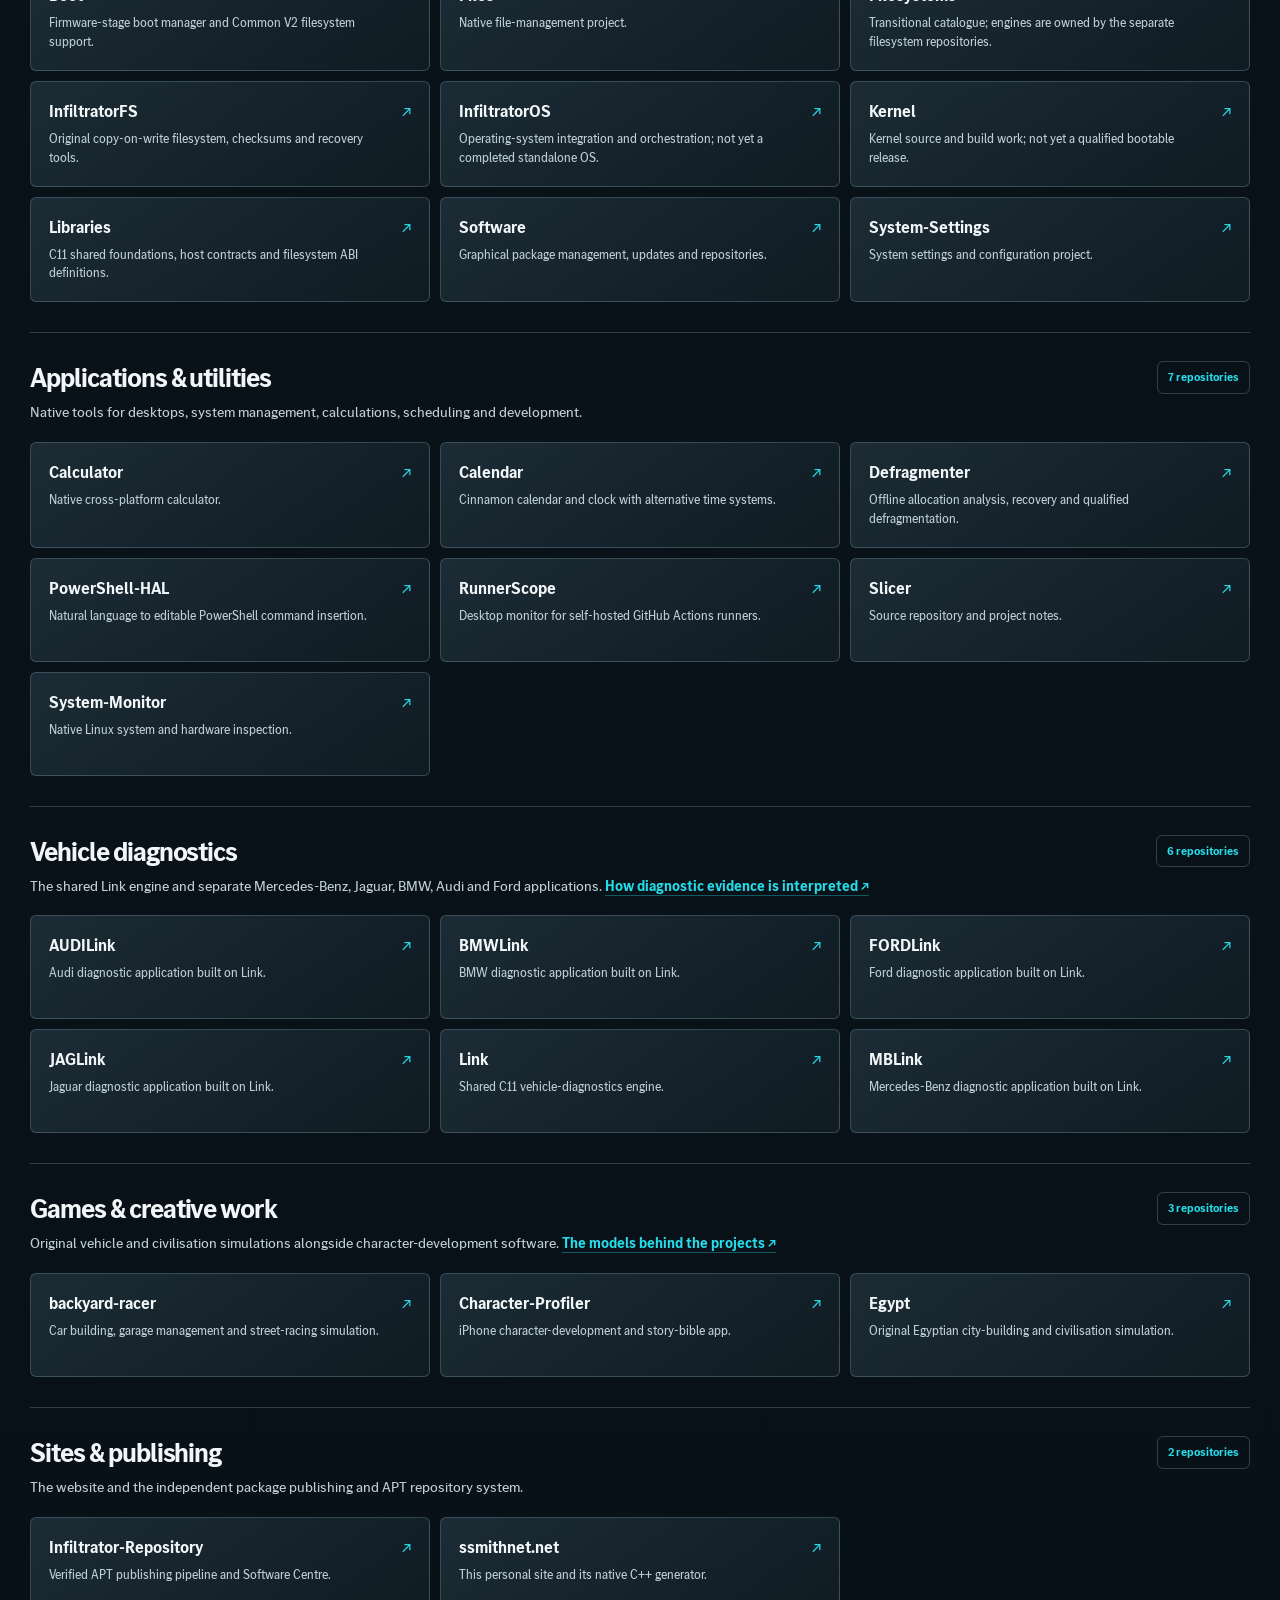
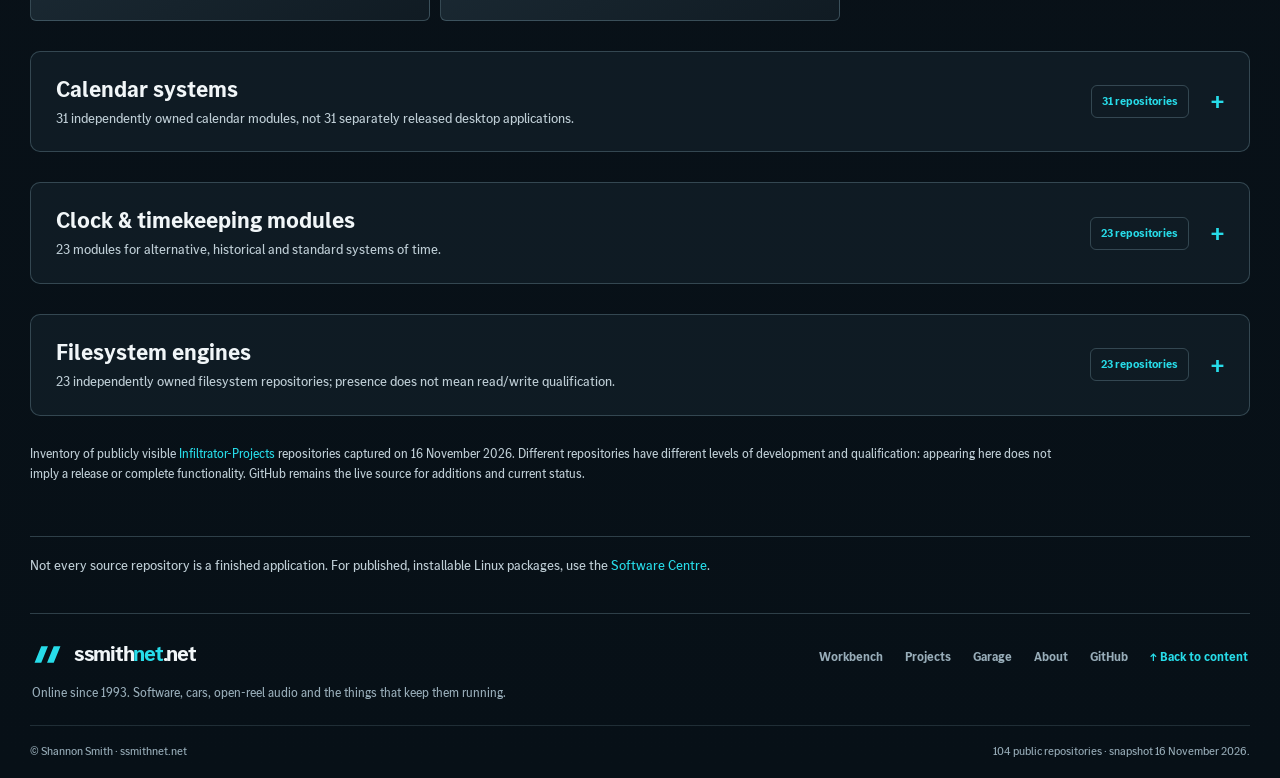
<file: projects.html>
<!doctype html><html lang="en"><head><meta charset="utf-8"><meta name="viewport" content="width=device-width,initial-scale=1"><meta name="theme-color" content="#050608"><meta name="color-scheme" content="dark"><title>Projects — ssmithnet.net</title><meta name="description" content="All 104 publicly visible Infiltrator-Projects GitHub repositories: operating systems, applications, diagnostics, calendar and clock modules, filesystem engines, games and publishing."><link rel="canonical" href="https://ssmithnet.net/projects.html"><meta property="og:type" content="website"><meta property="og:title" content="Projects — ssmithnet.net"><meta property="og:description" content="All 104 publicly visible Infiltrator-Projects GitHub repositories: operating systems, applications, diagnostics, calendar and clock modules, filesystem engines, games and publishing."><meta property="og:url" content="https://ssmithnet.net/projects.html"><link rel="stylesheet" href="assets/infiltrator-web-v1.css?v=common-1.19.3"><link rel="stylesheet" href="assets/site.css?v=family-20261118-mb7"><link rel="stylesheet" href="assets/site-overrides.css?v=family-20261016-refined"><link rel="icon" type="image/svg+xml" href="assets/brand-2026.svg"><link rel="stylesheet" href="assets/site-redesign.css?v=20261118-mb7"></head><body class="projects-page"><a class="skip-link" href="#main">Skip to content</a><div class="shell"><nav aria-label="Primary"><a class="brand" href="index.html">ssmith<span>net</span>.net</a><div class="navlinks"><a href="workbench.html">Workbench</a><a aria-current="page" href="projects.html">Projects</a><a href="garage.html">Garage</a><a href="about.html">About</a><a class="nav-software" href="https://infiltrator-projects.github.io/Infiltrator-Repository/">Software Centre</a></div></nav><main id="main">
<section class="page-intro projects-intro">
  <p class="eyebrow">Source index · Infiltrator-Projects</p><h1>Repository directory.</h1>
  <p class="lead">Browse public source code by repository name, purpose or family. The catalogue includes application projects as well as the libraries and individual modules that support them.</p>
  <p class="projects-reading-hint">A repository may be an application, a shared library or one filesystem engine—not necessarily something ready to install. Each major family links back to its engineering explanation; the entries below link to the actual code.</p>
  <p class="projects-index-meta"><strong>104 public repositories</strong><span>8 families</span><span>Inventory captured 16 November 2026</span></p>
  <nav class="projects-utility-nav" aria-label="Related destinations"><a href="workbench.html">Read the engineering journal ↗</a><a href="https://github.com/Infiltrator-Projects">Open the live GitHub organisation ↗</a></nav>
</section>

<section class="projects-featured" id="featured-work" aria-labelledby="featured-work-title">
  <header class="projects-featured-heading"><div><p class="eyebrow">Four places to start</p><h2 id="featured-work-title">Selected engineering work.</h2><p>These four projects are starting points into the wider codebase. Each links to its engineering notes and source.</p></div></header>
  <div class="projects-featured-list">
    <article><span class="feature-number">01 / Storage</span><h3>InfiltratorFS</h3><p>My clean-sheet filesystem: generation-based copy-on-write, checkpoints, snapshots, and integrity checks. The interesting question is what data and metadata survive an interrupted operation.</p><div class="feature-links"><a href="workbench.html#infiltratorfs">Architecture and limits ↗</a><a href="https://github.com/Infiltrator-Projects/InfiltratorFS">Source ↗</a></div></article>
    <article><span class="feature-number">02 / Foundations</span><h3>InfiltratorOS</h3><p>A developing operating environment with independent Boot, Kernel, Files, and filesystem components. I am testing the contracts between them rather than treating one passing subsystem as a finished OS.</p><div class="feature-links"><a href="workbench.html#platform">How the layers fit ↗</a><a href="https://github.com/Infiltrator-Projects/InfiltratorOS">Source ↗</a></div></article>
    <article><span class="feature-number">03 / Native applications</span><h3>System Monitor</h3><p>A native tool for inspecting the running machine through operating-system interfaces. Its implementation and tests belong in the same conversation as the results shown to users.</p><div class="feature-links"><a href="workbench.html#software">Application approach ↗</a><a href="https://github.com/Infiltrator-Projects/System-Monitor">Source ↗</a></div></article>
    <article><span class="feature-number">04 / Vehicle diagnostics</span><h3>MBLink</h3><p>Mercedes-Benz diagnostics built on the shared Link engine, informed by work with my own C207 E 250 CDI. Identification, capture, and interpretation are different responsibilities.</p><div class="feature-links"><a href="workbench.html#link">Read the diagnostic method ↗</a><a href="https://github.com/Infiltrator-Projects/MBLink">Source ↗</a></div></article>
  </div>
</section>
<section class="repository-browser" id="directory" aria-labelledby="directory-title">
  <div class="repository-browser-header"><div><p class="eyebrow">Search and browse</p><h2 id="directory-title">Find a repository.</h2><p>Choose a family below or filter by project name or purpose. Calendar, clock and filesystem engines are grouped into expandable lists.</p></div>
    <div class="repository-search"><label for="repository-search">Find a repository</label><div class="repository-search-control"><input id="repository-search" type="search" placeholder="Name, purpose or family" autocomplete="off" aria-controls="repo-families" aria-describedby="repository-search-help"><button id="repository-clear" type="button" hidden>Clear</button></div><span class="repository-search-help" id="repository-search-help">Search titles, descriptions or project families.</span><output id="repository-count" role="status" aria-live="polite">104 repositories</output></div>
  </div>
  <nav class="repository-families-nav" aria-label="Jump to project family"><a href="#group-foundations">Operating system &amp; foundations <span>9</span></a><a href="#group-applications">Applications &amp; utilities <span>7</span></a><a href="#group-diagnostics">Vehicle diagnostics <span>6</span></a><a href="#group-creative">Games &amp; creative work <span>3</span></a><a href="#group-publishing">Sites &amp; publishing <span>2</span></a><a href="#group-calendar-modules">Calendar systems <span>31</span></a><a href="#group-clock-modules">Clock &amp; timekeeping modules <span>23</span></a><a href="#group-filesystem-modules">Filesystem engines <span>23</span></a></nav>
  <div id="repo-families" class="repository-families">
<section class="repo-group" id="group-foundations" data-repo-group><header class="repo-group-heading"><div><h3>Operating system &amp; foundations</h3><p>Common libraries, OS integration, the boot environment, file management and InfiltratorFS. <a class="repo-group-context-link" href="workbench.html#platform">How the system layers fit together ↗</a></p></div><span class="repo-group-count">9 repositories</span></header><div class="repo-grid">
<a class="repo-entry" href="https://github.com/Infiltrator-Projects/Boot" data-repo-name="Boot"><strong>Boot</strong><span>Firmware-stage boot manager and Common V2 filesystem support.</span><span class="repo-entry-arrow" aria-hidden="true">↗</span></a>
<a class="repo-entry" href="https://github.com/Infiltrator-Projects/Files" data-repo-name="Files"><strong>Files</strong><span>Native file-management project.</span><span class="repo-entry-arrow" aria-hidden="true">↗</span></a>
<a class="repo-entry" href="https://github.com/Infiltrator-Projects/Filesystems" data-repo-name="Filesystems"><strong>Filesystems</strong><span>Transitional catalogue; engines are owned by the separate filesystem repositories.</span><span class="repo-entry-arrow" aria-hidden="true">↗</span></a>
<a class="repo-entry" href="https://github.com/Infiltrator-Projects/InfiltratorFS" data-repo-name="InfiltratorFS"><strong>InfiltratorFS</strong><span>Original copy-on-write filesystem, checksums and recovery tools.</span><span class="repo-entry-arrow" aria-hidden="true">↗</span></a>
<a class="repo-entry" href="https://github.com/Infiltrator-Projects/InfiltratorOS" data-repo-name="InfiltratorOS"><strong>InfiltratorOS</strong><span>Operating-system integration and orchestration; not yet a completed standalone OS.</span><span class="repo-entry-arrow" aria-hidden="true">↗</span></a>
<a class="repo-entry" href="https://github.com/Infiltrator-Projects/Kernel" data-repo-name="Kernel"><strong>Kernel</strong><span>Kernel source and build work; not yet a qualified bootable release.</span><span class="repo-entry-arrow" aria-hidden="true">↗</span></a>
<a class="repo-entry" href="https://github.com/Infiltrator-Projects/Libraries" data-repo-name="Libraries"><strong>Libraries</strong><span>C11 shared foundations, host contracts and filesystem ABI definitions.</span><span class="repo-entry-arrow" aria-hidden="true">↗</span></a>
<a class="repo-entry" href="https://github.com/Infiltrator-Projects/Software" data-repo-name="Software"><strong>Software</strong><span>Graphical package management, updates and repositories.</span><span class="repo-entry-arrow" aria-hidden="true">↗</span></a>
<a class="repo-entry" href="https://github.com/Infiltrator-Projects/System-Settings" data-repo-name="System-Settings"><strong>System-Settings</strong><span>System settings and configuration project.</span><span class="repo-entry-arrow" aria-hidden="true">↗</span></a>
</div></section>
<section class="repo-group" id="group-applications" data-repo-group><header class="repo-group-heading"><div><h3>Applications &amp; utilities</h3><p>Native tools for desktops, system management, calculations, scheduling and development.</p></div><span class="repo-group-count">7 repositories</span></header><div class="repo-grid">
<a class="repo-entry" href="https://github.com/Infiltrator-Projects/Calculator" data-repo-name="Calculator"><strong>Calculator</strong><span>Native cross-platform calculator.</span><span class="repo-entry-arrow" aria-hidden="true">↗</span></a>
<a class="repo-entry" href="https://github.com/Infiltrator-Projects/Calendar" data-repo-name="Calendar"><strong>Calendar</strong><span>Cinnamon calendar and clock with alternative time systems.</span><span class="repo-entry-arrow" aria-hidden="true">↗</span></a>
<a class="repo-entry" href="https://github.com/Infiltrator-Projects/Defragmenter" data-repo-name="Defragmenter"><strong>Defragmenter</strong><span>Offline allocation analysis, recovery and qualified defragmentation.</span><span class="repo-entry-arrow" aria-hidden="true">↗</span></a>
<a class="repo-entry" href="https://github.com/Infiltrator-Projects/PowerShell-HAL" data-repo-name="PowerShell-HAL"><strong>PowerShell-HAL</strong><span>Natural language to editable PowerShell command insertion.</span><span class="repo-entry-arrow" aria-hidden="true">↗</span></a>
<a class="repo-entry" href="https://github.com/Infiltrator-Projects/RunnerScope" data-repo-name="RunnerScope"><strong>RunnerScope</strong><span>Desktop monitor for self-hosted GitHub Actions runners.</span><span class="repo-entry-arrow" aria-hidden="true">↗</span></a>
<a class="repo-entry" href="https://github.com/Infiltrator-Projects/Slicer" data-repo-name="Slicer"><strong>Slicer</strong><span>Source repository and project notes.</span><span class="repo-entry-arrow" aria-hidden="true">↗</span></a>
<a class="repo-entry" href="https://github.com/Infiltrator-Projects/System-Monitor" data-repo-name="System-Monitor"><strong>System-Monitor</strong><span>Native Linux system and hardware inspection.</span><span class="repo-entry-arrow" aria-hidden="true">↗</span></a>
</div></section>
<section class="repo-group" id="group-diagnostics" data-repo-group><header class="repo-group-heading"><div><h3>Vehicle diagnostics</h3><p>The shared Link engine and separate Mercedes-Benz, Jaguar, BMW, Audi and Ford applications. <a class="repo-group-context-link" href="workbench.html#link">How diagnostic evidence is interpreted ↗</a></p></div><span class="repo-group-count">6 repositories</span></header><div class="repo-grid">
<a class="repo-entry" href="https://github.com/Infiltrator-Projects/AUDILink" data-repo-name="AUDILink"><strong>AUDILink</strong><span>Audi diagnostic application built on Link.</span><span class="repo-entry-arrow" aria-hidden="true">↗</span></a>
<a class="repo-entry" href="https://github.com/Infiltrator-Projects/BMWLink" data-repo-name="BMWLink"><strong>BMWLink</strong><span>BMW diagnostic application built on Link.</span><span class="repo-entry-arrow" aria-hidden="true">↗</span></a>
<a class="repo-entry" href="https://github.com/Infiltrator-Projects/FORDLink" data-repo-name="FORDLink"><strong>FORDLink</strong><span>Ford diagnostic application built on Link.</span><span class="repo-entry-arrow" aria-hidden="true">↗</span></a>
<a class="repo-entry" href="https://github.com/Infiltrator-Projects/JAGLink" data-repo-name="JAGLink"><strong>JAGLink</strong><span>Jaguar diagnostic application built on Link.</span><span class="repo-entry-arrow" aria-hidden="true">↗</span></a>
<a class="repo-entry" href="https://github.com/Infiltrator-Projects/Link" data-repo-name="Link"><strong>Link</strong><span>Shared C11 vehicle-diagnostics engine.</span><span class="repo-entry-arrow" aria-hidden="true">↗</span></a>
<a class="repo-entry" href="https://github.com/Infiltrator-Projects/MBLink" data-repo-name="MBLink"><strong>MBLink</strong><span>Mercedes-Benz diagnostic application built on Link.</span><span class="repo-entry-arrow" aria-hidden="true">↗</span></a>
</div></section>
<section class="repo-group" id="group-creative" data-repo-group><header class="repo-group-heading"><div><h3>Games &amp; creative work</h3><p>Original vehicle and civilisation simulations alongside character-development software. <a class="repo-group-context-link" href="workbench.html#creative">The models behind the projects ↗</a></p></div><span class="repo-group-count">3 repositories</span></header><div class="repo-grid">
<a class="repo-entry" href="https://github.com/Infiltrator-Projects/backyard-racer" data-repo-name="backyard-racer"><strong>backyard-racer</strong><span>Car building, garage management and street-racing simulation.</span><span class="repo-entry-arrow" aria-hidden="true">↗</span></a>
<a class="repo-entry" href="https://github.com/Infiltrator-Projects/Character-Profiler" data-repo-name="Character-Profiler"><strong>Character-Profiler</strong><span>iPhone character-development and story-bible app.</span><span class="repo-entry-arrow" aria-hidden="true">↗</span></a>
<a class="repo-entry" href="https://github.com/Infiltrator-Projects/Egypt" data-repo-name="Egypt"><strong>Egypt</strong><span>Original Egyptian city-building and civilisation simulation.</span><span class="repo-entry-arrow" aria-hidden="true">↗</span></a>
</div></section>
<section class="repo-group" id="group-publishing" data-repo-group><header class="repo-group-heading"><div><h3>Sites &amp; publishing</h3><p>The website and the independent package publishing and APT repository system.</p></div><span class="repo-group-count">2 repositories</span></header><div class="repo-grid">
<a class="repo-entry" href="https://github.com/Infiltrator-Projects/Infiltrator-Repository" data-repo-name="Infiltrator-Repository"><strong>Infiltrator-Repository</strong><span>Verified APT publishing pipeline and Software Centre.</span><span class="repo-entry-arrow" aria-hidden="true">↗</span></a>
<a class="repo-entry" href="https://github.com/Infiltrator-Projects/ssmithnet.net" data-repo-name="ssmithnet.net"><strong>ssmithnet.net</strong><span>This personal site and its native C++ generator.</span><span class="repo-entry-arrow" aria-hidden="true">↗</span></a>
</div></section>
<details class="repo-group repo-group--compact" id="group-calendar-modules" data-repo-group><summary><span class="repo-group-text"><strong>Calendar systems</strong><span>31 independently owned calendar modules, not 31 separately released desktop applications.</span></span><span class="repo-group-count">31 repositories</span></summary><div class="repo-grid repo-grid--compact">
<a class="repo-entry repo-entry--compact" href="https://github.com/Infiltrator-Projects/Calendar-Armenian-Traditional" data-repo-name="Calendar-Armenian-Traditional"><strong>Calendar-Armenian-Traditional</strong><span class="repo-entry-arrow" aria-hidden="true">↗</span></a>
<a class="repo-entry repo-entry--compact" href="https://github.com/Infiltrator-Projects/Calendar-Bahai" data-repo-name="Calendar-Bahai"><strong>Calendar-Bahai</strong><span class="repo-entry-arrow" aria-hidden="true">↗</span></a>
<a class="repo-entry repo-entry--compact" href="https://github.com/Infiltrator-Projects/Calendar-Buddhist" data-repo-name="Calendar-Buddhist"><strong>Calendar-Buddhist</strong><span class="repo-entry-arrow" aria-hidden="true">↗</span></a>
<a class="repo-entry repo-entry--compact" href="https://github.com/Infiltrator-Projects/Calendar-Byzantine" data-repo-name="Calendar-Byzantine"><strong>Calendar-Byzantine</strong><span class="repo-entry-arrow" aria-hidden="true">↗</span></a>
<a class="repo-entry repo-entry--compact" href="https://github.com/Infiltrator-Projects/Calendar-Chinese" data-repo-name="Calendar-Chinese"><strong>Calendar-Chinese</strong><span class="repo-entry-arrow" aria-hidden="true">↗</span></a>
<a class="repo-entry repo-entry--compact" href="https://github.com/Infiltrator-Projects/Calendar-Coptic" data-repo-name="Calendar-Coptic"><strong>Calendar-Coptic</strong><span class="repo-entry-arrow" aria-hidden="true">↗</span></a>
<a class="repo-entry repo-entry--compact" href="https://github.com/Infiltrator-Projects/Calendar-Dangi" data-repo-name="Calendar-Dangi"><strong>Calendar-Dangi</strong><span class="repo-entry-arrow" aria-hidden="true">↗</span></a>
<a class="repo-entry repo-entry--compact" href="https://github.com/Infiltrator-Projects/Calendar-Egyptian-Nabonassar" data-repo-name="Calendar-Egyptian-Nabonassar"><strong>Calendar-Egyptian-Nabonassar</strong><span class="repo-entry-arrow" aria-hidden="true">↗</span></a>
<a class="repo-entry repo-entry--compact" href="https://github.com/Infiltrator-Projects/Calendar-Ethiopian" data-repo-name="Calendar-Ethiopian"><strong>Calendar-Ethiopian</strong><span class="repo-entry-arrow" aria-hidden="true">↗</span></a>
<a class="repo-entry repo-entry--compact" href="https://github.com/Infiltrator-Projects/Calendar-Ethiopic-Amete-Alem" data-repo-name="Calendar-Ethiopic-Amete-Alem"><strong>Calendar-Ethiopic-Amete-Alem</strong><span class="repo-entry-arrow" aria-hidden="true">↗</span></a>
<a class="repo-entry repo-entry--compact" href="https://github.com/Infiltrator-Projects/Calendar-French-Republican" data-repo-name="Calendar-French-Republican"><strong>Calendar-French-Republican</strong><span class="repo-entry-arrow" aria-hidden="true">↗</span></a>
<a class="repo-entry repo-entry--compact" href="https://github.com/Infiltrator-Projects/Calendar-Gregorian" data-repo-name="Calendar-Gregorian"><strong>Calendar-Gregorian</strong><span class="repo-entry-arrow" aria-hidden="true">↗</span></a>
<a class="repo-entry repo-entry--compact" href="https://github.com/Infiltrator-Projects/Calendar-Hebrew" data-repo-name="Calendar-Hebrew"><strong>Calendar-Hebrew</strong><span class="repo-entry-arrow" aria-hidden="true">↗</span></a>
<a class="repo-entry repo-entry--compact" href="https://github.com/Infiltrator-Projects/Calendar-Indian" data-repo-name="Calendar-Indian"><strong>Calendar-Indian</strong><span class="repo-entry-arrow" aria-hidden="true">↗</span></a>
<a class="repo-entry repo-entry--compact" href="https://github.com/Infiltrator-Projects/Calendar-International-Fixed" data-repo-name="Calendar-International-Fixed"><strong>Calendar-International-Fixed</strong><span class="repo-entry-arrow" aria-hidden="true">↗</span></a>
<a class="repo-entry repo-entry--compact" href="https://github.com/Infiltrator-Projects/Calendar-Islamic" data-repo-name="Calendar-Islamic"><strong>Calendar-Islamic</strong><span class="repo-entry-arrow" aria-hidden="true">↗</span></a>
<a class="repo-entry repo-entry--compact" href="https://github.com/Infiltrator-Projects/Calendar-Islamic-Civil" data-repo-name="Calendar-Islamic-Civil"><strong>Calendar-Islamic-Civil</strong><span class="repo-entry-arrow" aria-hidden="true">↗</span></a>
<a class="repo-entry repo-entry--compact" href="https://github.com/Infiltrator-Projects/Calendar-Islamic-TBLA" data-repo-name="Calendar-Islamic-TBLA"><strong>Calendar-Islamic-TBLA</strong><span class="repo-entry-arrow" aria-hidden="true">↗</span></a>
<a class="repo-entry repo-entry--compact" href="https://github.com/Infiltrator-Projects/Calendar-Islamic-Umalqura" data-repo-name="Calendar-Islamic-Umalqura"><strong>Calendar-Islamic-Umalqura</strong><span class="repo-entry-arrow" aria-hidden="true">↗</span></a>
<a class="repo-entry repo-entry--compact" href="https://github.com/Infiltrator-Projects/Calendar-ISO-Week" data-repo-name="Calendar-ISO-Week"><strong>Calendar-ISO-Week</strong><span class="repo-entry-arrow" aria-hidden="true">↗</span></a>
<a class="repo-entry repo-entry--compact" href="https://github.com/Infiltrator-Projects/Calendar-Japanese" data-repo-name="Calendar-Japanese"><strong>Calendar-Japanese</strong><span class="repo-entry-arrow" aria-hidden="true">↗</span></a>
<a class="repo-entry repo-entry--compact" href="https://github.com/Infiltrator-Projects/Calendar-Julian" data-repo-name="Calendar-Julian"><strong>Calendar-Julian</strong><span class="repo-entry-arrow" aria-hidden="true">↗</span></a>
<a class="repo-entry repo-entry--compact" href="https://github.com/Infiltrator-Projects/Calendar-Mayan" data-repo-name="Calendar-Mayan"><strong>Calendar-Mayan</strong><span class="repo-entry-arrow" aria-hidden="true">↗</span></a>
<a class="repo-entry repo-entry--compact" href="https://github.com/Infiltrator-Projects/Calendar-Minguo" data-repo-name="Calendar-Minguo"><strong>Calendar-Minguo</strong><span class="repo-entry-arrow" aria-hidden="true">↗</span></a>
<a class="repo-entry repo-entry--compact" href="https://github.com/Infiltrator-Projects/Calendar-Persian" data-repo-name="Calendar-Persian"><strong>Calendar-Persian</strong><span class="repo-entry-arrow" aria-hidden="true">↗</span></a>
<a class="repo-entry repo-entry--compact" href="https://github.com/Infiltrator-Projects/Calendar-Positivist" data-repo-name="Calendar-Positivist"><strong>Calendar-Positivist</strong><span class="repo-entry-arrow" aria-hidden="true">↗</span></a>
<a class="repo-entry repo-entry--compact" href="https://github.com/Infiltrator-Projects/Calendar-Revised-Julian" data-repo-name="Calendar-Revised-Julian"><strong>Calendar-Revised-Julian</strong><span class="repo-entry-arrow" aria-hidden="true">↗</span></a>
<a class="repo-entry repo-entry--compact" href="https://github.com/Infiltrator-Projects/Calendar-Roman" data-repo-name="Calendar-Roman"><strong>Calendar-Roman</strong><span class="repo-entry-arrow" aria-hidden="true">↗</span></a>
<a class="repo-entry repo-entry--compact" href="https://github.com/Infiltrator-Projects/Calendar-Swedish-Historical" data-repo-name="Calendar-Swedish-Historical"><strong>Calendar-Swedish-Historical</strong><span class="repo-entry-arrow" aria-hidden="true">↗</span></a>
<a class="repo-entry repo-entry--compact" href="https://github.com/Infiltrator-Projects/Calendar-Thai-Buddhist-Solar" data-repo-name="Calendar-Thai-Buddhist-Solar"><strong>Calendar-Thai-Buddhist-Solar</strong><span class="repo-entry-arrow" aria-hidden="true">↗</span></a>
<a class="repo-entry repo-entry--compact" href="https://github.com/Infiltrator-Projects/Calendar-World" data-repo-name="Calendar-World"><strong>Calendar-World</strong><span class="repo-entry-arrow" aria-hidden="true">↗</span></a>
</div></details>
<details class="repo-group repo-group--compact" id="group-clock-modules" data-repo-group><summary><span class="repo-group-text"><strong>Clock &amp; timekeeping modules</strong><span>23 modules for alternative, historical and standard systems of time.</span></span><span class="repo-group-count">23 repositories</span></summary><div class="repo-grid repo-grid--compact">
<a class="repo-entry repo-entry--compact" href="https://github.com/Infiltrator-Projects/Clock-Babylonian-Ancient" data-repo-name="Clock-Babylonian-Ancient"><strong>Clock-Babylonian-Ancient</strong><span class="repo-entry-arrow" aria-hidden="true">↗</span></a>
<a class="repo-entry repo-entry--compact" href="https://github.com/Infiltrator-Projects/Clock-Babylonian-Hours" data-repo-name="Clock-Babylonian-Hours"><strong>Clock-Babylonian-Hours</strong><span class="repo-entry-arrow" aria-hidden="true">↗</span></a>
<a class="repo-entry repo-entry--compact" href="https://github.com/Infiltrator-Projects/Clock-Binary" data-repo-name="Clock-Binary"><strong>Clock-Binary</strong><span class="repo-entry-arrow" aria-hidden="true">↗</span></a>
<a class="repo-entry repo-entry--compact" href="https://github.com/Infiltrator-Projects/Clock-Chinese-Ke" data-repo-name="Clock-Chinese-Ke"><strong>Clock-Chinese-Ke</strong><span class="repo-entry-arrow" aria-hidden="true">↗</span></a>
<a class="repo-entry repo-entry--compact" href="https://github.com/Infiltrator-Projects/Clock-Chinese-Time" data-repo-name="Clock-Chinese-Time"><strong>Clock-Chinese-Time</strong><span class="repo-entry-arrow" aria-hidden="true">↗</span></a>
<a class="repo-entry repo-entry--compact" href="https://github.com/Infiltrator-Projects/Clock-Decimal" data-repo-name="Clock-Decimal"><strong>Clock-Decimal</strong><span class="repo-entry-arrow" aria-hidden="true">↗</span></a>
<a class="repo-entry repo-entry--compact" href="https://github.com/Infiltrator-Projects/Clock-Hexadecimal" data-repo-name="Clock-Hexadecimal"><strong>Clock-Hexadecimal</strong><span class="repo-entry-arrow" aria-hidden="true">↗</span></a>
<a class="repo-entry repo-entry--compact" href="https://github.com/Infiltrator-Projects/Clock-Indian-Ghati" data-repo-name="Clock-Indian-Ghati"><strong>Clock-Indian-Ghati</strong><span class="repo-entry-arrow" aria-hidden="true">↗</span></a>
<a class="repo-entry repo-entry--compact" href="https://github.com/Infiltrator-Projects/Clock-Internet" data-repo-name="Clock-Internet"><strong>Clock-Internet</strong><span class="repo-entry-arrow" aria-hidden="true">↗</span></a>
<a class="repo-entry repo-entry--compact" href="https://github.com/Infiltrator-Projects/Clock-Italian-Hours" data-repo-name="Clock-Italian-Hours"><strong>Clock-Italian-Hours</strong><span class="repo-entry-arrow" aria-hidden="true">↗</span></a>
<a class="repo-entry repo-entry--compact" href="https://github.com/Infiltrator-Projects/Clock-Japanese-Temporal" data-repo-name="Clock-Japanese-Temporal"><strong>Clock-Japanese-Temporal</strong><span class="repo-entry-arrow" aria-hidden="true">↗</span></a>
<a class="repo-entry repo-entry--compact" href="https://github.com/Infiltrator-Projects/Clock-Japanese-Temporal-Early" data-repo-name="Clock-Japanese-Temporal-Early"><strong>Clock-Japanese-Temporal-Early</strong><span class="repo-entry-arrow" aria-hidden="true">↗</span></a>
<a class="repo-entry repo-entry--compact" href="https://github.com/Infiltrator-Projects/Clock-Julian" data-repo-name="Clock-Julian"><strong>Clock-Julian</strong><span class="repo-entry-arrow" aria-hidden="true">↗</span></a>
<a class="repo-entry repo-entry--compact" href="https://github.com/Infiltrator-Projects/Clock-Mean-Solar" data-repo-name="Clock-Mean-Solar"><strong>Clock-Mean-Solar</strong><span class="repo-entry-arrow" aria-hidden="true">↗</span></a>
<a class="repo-entry repo-entry--compact" href="https://github.com/Infiltrator-Projects/Clock-Modified-Julian" data-repo-name="Clock-Modified-Julian"><strong>Clock-Modified-Julian</strong><span class="repo-entry-arrow" aria-hidden="true">↗</span></a>
<a class="repo-entry repo-entry--compact" href="https://github.com/Infiltrator-Projects/Clock-Nuremberg-Hours" data-repo-name="Clock-Nuremberg-Hours"><strong>Clock-Nuremberg-Hours</strong><span class="repo-entry-arrow" aria-hidden="true">↗</span></a>
<a class="repo-entry repo-entry--compact" href="https://github.com/Infiltrator-Projects/Clock-Nuremberg-Solar" data-repo-name="Clock-Nuremberg-Solar"><strong>Clock-Nuremberg-Solar</strong><span class="repo-entry-arrow" aria-hidden="true">↗</span></a>
<a class="repo-entry repo-entry--compact" href="https://github.com/Infiltrator-Projects/Clock-Roman-Temporal" data-repo-name="Clock-Roman-Temporal"><strong>Clock-Roman-Temporal</strong><span class="repo-entry-arrow" aria-hidden="true">↗</span></a>
<a class="repo-entry repo-entry--compact" href="https://github.com/Infiltrator-Projects/Clock-Sidereal" data-repo-name="Clock-Sidereal"><strong>Clock-Sidereal</strong><span class="repo-entry-arrow" aria-hidden="true">↗</span></a>
<a class="repo-entry repo-entry--compact" href="https://github.com/Infiltrator-Projects/Clock-Solar" data-repo-name="Clock-Solar"><strong>Clock-Solar</strong><span class="repo-entry-arrow" aria-hidden="true">↗</span></a>
<a class="repo-entry repo-entry--compact" href="https://github.com/Infiltrator-Projects/Clock-Standard-12" data-repo-name="Clock-Standard-12"><strong>Clock-Standard-12</strong><span class="repo-entry-arrow" aria-hidden="true">↗</span></a>
<a class="repo-entry repo-entry--compact" href="https://github.com/Infiltrator-Projects/Clock-Standard-24" data-repo-name="Clock-Standard-24"><strong>Clock-Standard-24</strong><span class="repo-entry-arrow" aria-hidden="true">↗</span></a>
<a class="repo-entry repo-entry--compact" href="https://github.com/Infiltrator-Projects/Clock-Unix" data-repo-name="Clock-Unix"><strong>Clock-Unix</strong><span class="repo-entry-arrow" aria-hidden="true">↗</span></a>
</div></details>
<details class="repo-group repo-group--compact" id="group-filesystem-modules" data-repo-group><summary><span class="repo-group-text"><strong>Filesystem engines</strong><span>23 independently owned filesystem repositories; presence does not mean read/write qualification.</span></span><span class="repo-group-count">23 repositories</span></summary><div class="repo-grid repo-grid--compact">
<a class="repo-entry repo-entry--compact" href="https://github.com/Infiltrator-Projects/Filesystem-APFS" data-repo-name="Filesystem-APFS"><strong>Filesystem-APFS</strong><span class="repo-entry-arrow" aria-hidden="true">↗</span></a>
<a class="repo-entry repo-entry--compact" href="https://github.com/Infiltrator-Projects/Filesystem-Btrfs" data-repo-name="Filesystem-Btrfs"><strong>Filesystem-Btrfs</strong><span class="repo-entry-arrow" aria-hidden="true">↗</span></a>
<a class="repo-entry repo-entry--compact" href="https://github.com/Infiltrator-Projects/Filesystem-exFAT" data-repo-name="Filesystem-exFAT"><strong>Filesystem-exFAT</strong><span class="repo-entry-arrow" aria-hidden="true">↗</span></a>
<a class="repo-entry repo-entry--compact" href="https://github.com/Infiltrator-Projects/Filesystem-EXT2" data-repo-name="Filesystem-EXT2"><strong>Filesystem-EXT2</strong><span class="repo-entry-arrow" aria-hidden="true">↗</span></a>
<a class="repo-entry repo-entry--compact" href="https://github.com/Infiltrator-Projects/Filesystem-EXT3" data-repo-name="Filesystem-EXT3"><strong>Filesystem-EXT3</strong><span class="repo-entry-arrow" aria-hidden="true">↗</span></a>
<a class="repo-entry repo-entry--compact" href="https://github.com/Infiltrator-Projects/Filesystem-EXT4" data-repo-name="Filesystem-EXT4"><strong>Filesystem-EXT4</strong><span class="repo-entry-arrow" aria-hidden="true">↗</span></a>
<a class="repo-entry repo-entry--compact" href="https://github.com/Infiltrator-Projects/Filesystem-FAT12" data-repo-name="Filesystem-FAT12"><strong>Filesystem-FAT12</strong><span class="repo-entry-arrow" aria-hidden="true">↗</span></a>
<a class="repo-entry repo-entry--compact" href="https://github.com/Infiltrator-Projects/Filesystem-FAT16" data-repo-name="Filesystem-FAT16"><strong>Filesystem-FAT16</strong><span class="repo-entry-arrow" aria-hidden="true">↗</span></a>
<a class="repo-entry repo-entry--compact" href="https://github.com/Infiltrator-Projects/Filesystem-FAT32" data-repo-name="Filesystem-FAT32"><strong>Filesystem-FAT32</strong><span class="repo-entry-arrow" aria-hidden="true">↗</span></a>
<a class="repo-entry repo-entry--compact" href="https://github.com/Infiltrator-Projects/Filesystem-FFS" data-repo-name="Filesystem-FFS"><strong>Filesystem-FFS</strong><span class="repo-entry-arrow" aria-hidden="true">↗</span></a>
<a class="repo-entry repo-entry--compact" href="https://github.com/Infiltrator-Projects/Filesystem-HFS" data-repo-name="Filesystem-HFS"><strong>Filesystem-HFS</strong><span class="repo-entry-arrow" aria-hidden="true">↗</span></a>
<a class="repo-entry repo-entry--compact" href="https://github.com/Infiltrator-Projects/Filesystem-HFSPlus" data-repo-name="Filesystem-HFSPlus"><strong>Filesystem-HFSPlus</strong><span class="repo-entry-arrow" aria-hidden="true">↗</span></a>
<a class="repo-entry repo-entry--compact" href="https://github.com/Infiltrator-Projects/Filesystem-Minix" data-repo-name="Filesystem-Minix"><strong>Filesystem-Minix</strong><span class="repo-entry-arrow" aria-hidden="true">↗</span></a>
<a class="repo-entry repo-entry--compact" href="https://github.com/Infiltrator-Projects/Filesystem-NTFS" data-repo-name="Filesystem-NTFS"><strong>Filesystem-NTFS</strong><span class="repo-entry-arrow" aria-hidden="true">↗</span></a>
<a class="repo-entry repo-entry--compact" href="https://github.com/Infiltrator-Projects/Filesystem-OFS" data-repo-name="Filesystem-OFS"><strong>Filesystem-OFS</strong><span class="repo-entry-arrow" aria-hidden="true">↗</span></a>
<a class="repo-entry repo-entry--compact" href="https://github.com/Infiltrator-Projects/Filesystem-PFS3" data-repo-name="Filesystem-PFS3"><strong>Filesystem-PFS3</strong><span class="repo-entry-arrow" aria-hidden="true">↗</span></a>
<a class="repo-entry repo-entry--compact" href="https://github.com/Infiltrator-Projects/Filesystem-SFS" data-repo-name="Filesystem-SFS"><strong>Filesystem-SFS</strong><span class="repo-entry-arrow" aria-hidden="true">↗</span></a>
<a class="repo-entry repo-entry--compact" href="https://github.com/Infiltrator-Projects/Filesystem-SFS2" data-repo-name="Filesystem-SFS2"><strong>Filesystem-SFS2</strong><span class="repo-entry-arrow" aria-hidden="true">↗</span></a>
<a class="repo-entry repo-entry--compact" href="https://github.com/Infiltrator-Projects/Filesystem-Swap" data-repo-name="Filesystem-Swap"><strong>Filesystem-Swap</strong><span class="repo-entry-arrow" aria-hidden="true">↗</span></a>
<a class="repo-entry repo-entry--compact" href="https://github.com/Infiltrator-Projects/Filesystem-UFS1" data-repo-name="Filesystem-UFS1"><strong>Filesystem-UFS1</strong><span class="repo-entry-arrow" aria-hidden="true">↗</span></a>
<a class="repo-entry repo-entry--compact" href="https://github.com/Infiltrator-Projects/Filesystem-UFS2" data-repo-name="Filesystem-UFS2"><strong>Filesystem-UFS2</strong><span class="repo-entry-arrow" aria-hidden="true">↗</span></a>
<a class="repo-entry repo-entry--compact" href="https://github.com/Infiltrator-Projects/Filesystem-XFS" data-repo-name="Filesystem-XFS"><strong>Filesystem-XFS</strong><span class="repo-entry-arrow" aria-hidden="true">↗</span></a>
<a class="repo-entry repo-entry--compact" href="https://github.com/Infiltrator-Projects/Filesystem-ZFS" data-repo-name="Filesystem-ZFS"><strong>Filesystem-ZFS</strong><span class="repo-entry-arrow" aria-hidden="true">↗</span></a>
</div></details>
  </div>
  <div class="repository-empty" id="repository-empty" role="status" hidden><strong>No matching repositories.</strong><p>Try another term or clear the search to see all 104 projects.</p></div>
  <p class="repository-disclosure">Inventory of publicly visible <a href="https://github.com/Infiltrator-Projects">Infiltrator-Projects</a> repositories captured on 16 November 2026. Different repositories have different levels of development and qualification: appearing here does not imply a release or complete functionality. GitHub remains the live source for additions and current status.</p>
</section>
<section class="projects-endnote"><p>Not every source repository is a finished application. For published, installable Linux packages, use the <a href="https://infiltrator-projects.github.io/Infiltrator-Repository/">Software Centre</a>.</p></section>
<script>
(() => {
  const field = document.getElementById('repository-search');
  const clear = document.getElementById('repository-clear');
  const empty = document.getElementById('repository-empty');
  const jumpNav = document.querySelector('.repository-families-nav');
  const entries = Array.from(document.querySelectorAll('.repo-entry'));
  const groups = Array.from(document.querySelectorAll('[data-repo-group]'));
  const status = document.getElementById('repository-count');
  if (!field || !clear || !empty || !jumpNav || !status) return;
  const index = groups.map(group => ({
    group,
    label: (group.querySelector('.repo-group-heading h3, .repo-group-text strong')?.textContent || '').toLocaleLowerCase(),
    entries: Array.from(group.querySelectorAll('.repo-entry'))
  }));
  function update() {
    const query = field.value.trim().toLocaleLowerCase();
    let matches = 0;
    for (const family of index) {
      const familyMatch = query.length > 0 && family.label.includes(query);
      let visible = 0;
      for (const entry of family.entries) {
        const searchable = entry.textContent.toLocaleLowerCase() + ' ' + entry.dataset.repoName.toLocaleLowerCase();
        const show = !query || familyMatch || searchable.includes(query);
        entry.hidden = !show;
        if (show) { ++matches; ++visible; }
      }
      family.group.hidden = visible === 0;
      if (family.group.tagName === 'DETAILS') family.group.open = Boolean(query && visible);
    }
    clear.hidden = !query;
    empty.hidden = !query || matches !== 0;
    jumpNav.hidden = Boolean(query);
    status.textContent = query ? matches + ' matching repositories' : entries.length + ' repositories';
  }
  field.addEventListener('input', update);
  clear.addEventListener('click', () => { field.value = ''; update(); field.focus(); });
  update();
})();
</script>
</main><footer class="site-footer"><div class="footer-overview"><div class="footer-identity"><a class="footer-brand" href="https://ssmithnet.net/index.html">ssmith<span>net</span>.net</a><p>Online since 1993. Software, cars, open-reel audio and the things that keep them running.</p></div><nav aria-label="Footer" class="footer-navigation"><a href="https://ssmithnet.net/workbench.html">Workbench</a><a href="https://ssmithnet.net/projects.html">Projects</a><a href="https://ssmithnet.net/garage.html">Garage</a><a href="https://ssmithnet.net/about.html">About</a><a href="https://github.com/Infiltrator-Projects">GitHub</a><a class="footer-top" href="#main">↑ Back to content</a></nav></div><div class="footerline"><span>© Shannon Smith · ssmithnet.net</span><span>104 public repositories · snapshot 16 November 2026.</span></div></footer></div></body></html>
</file>
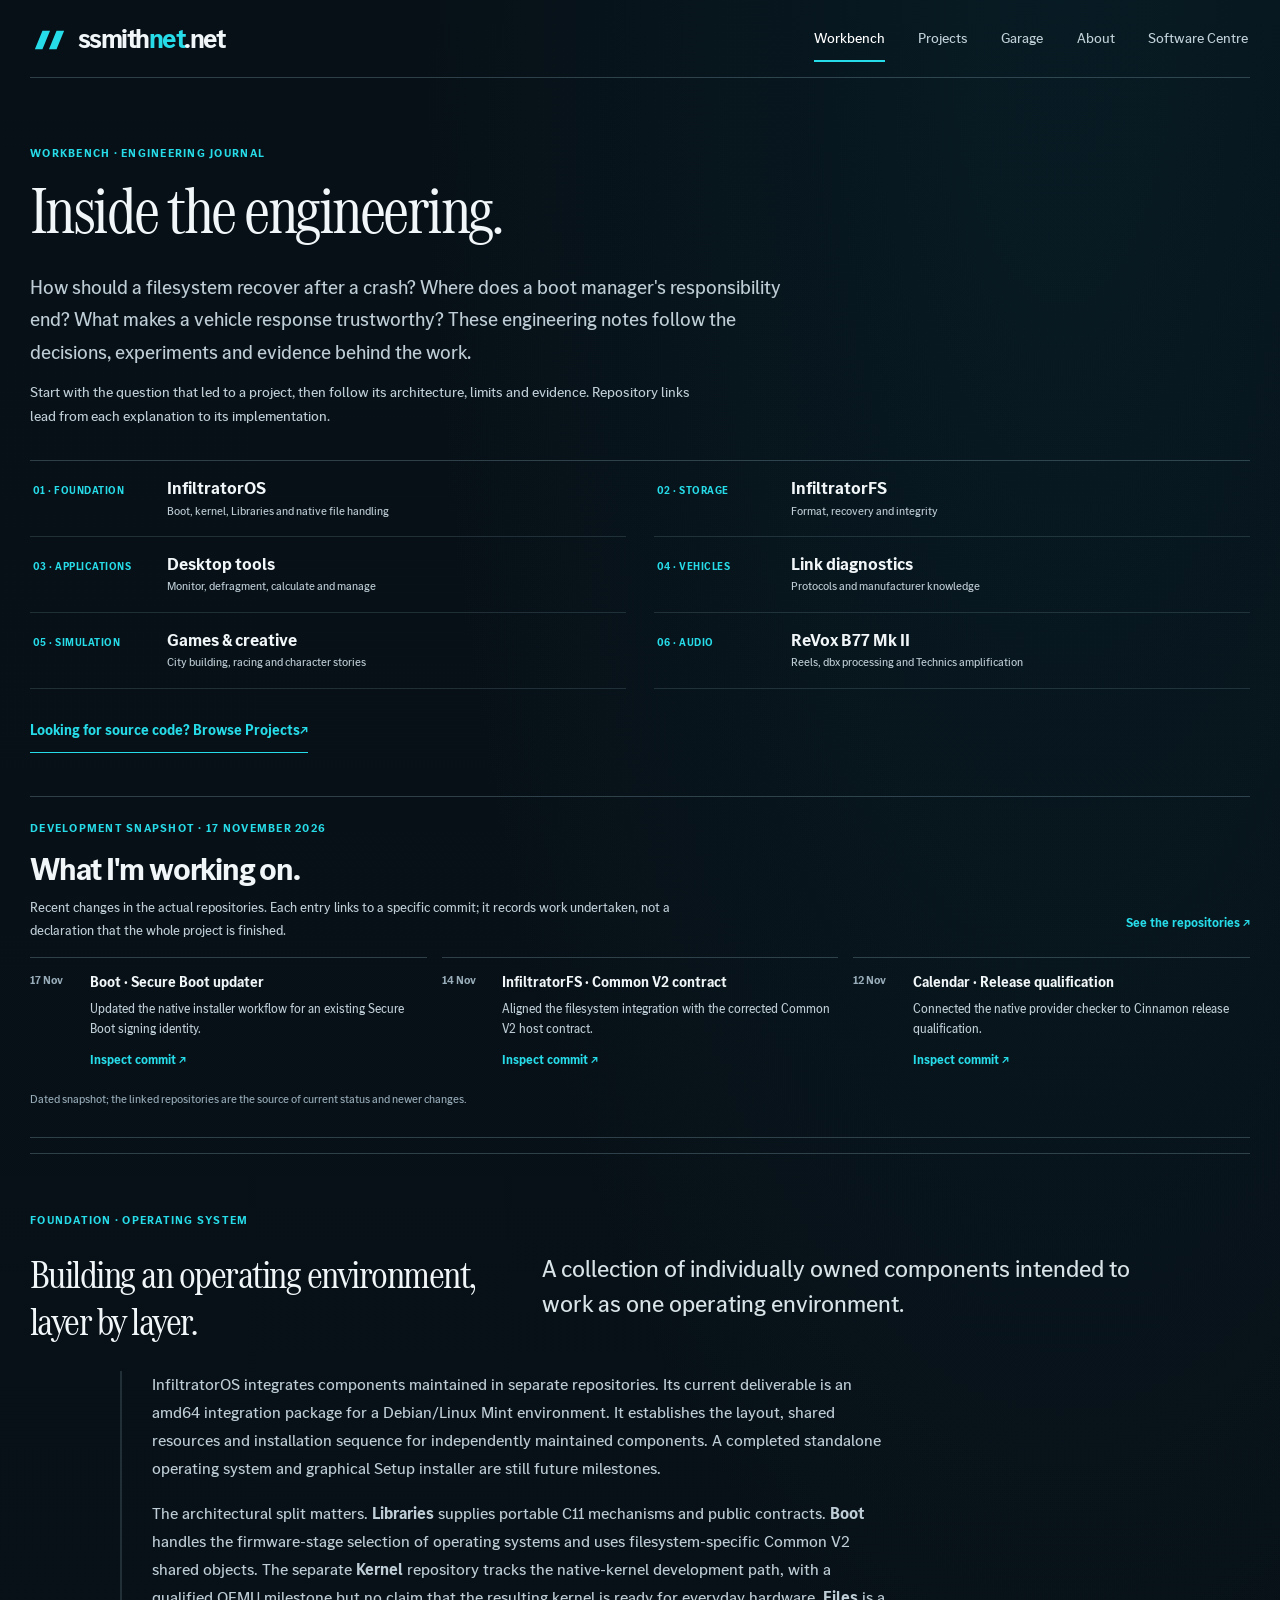
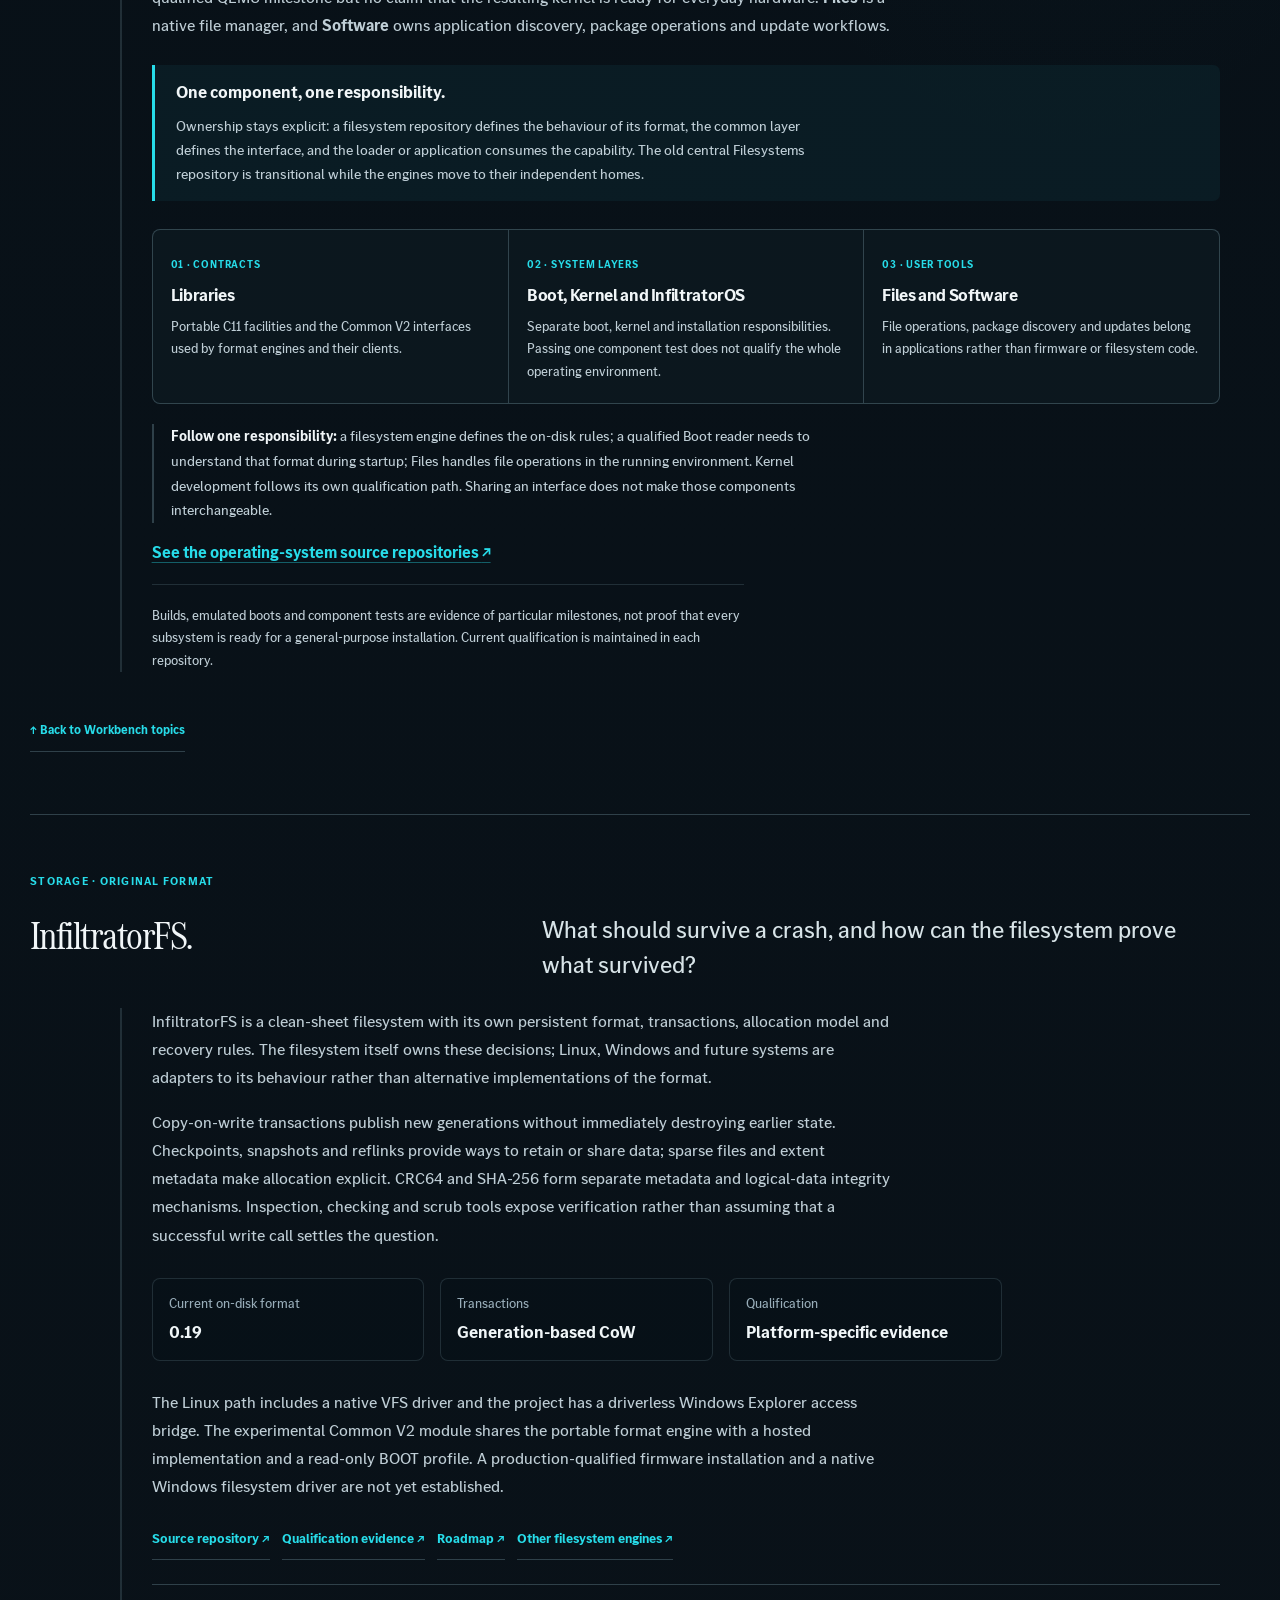
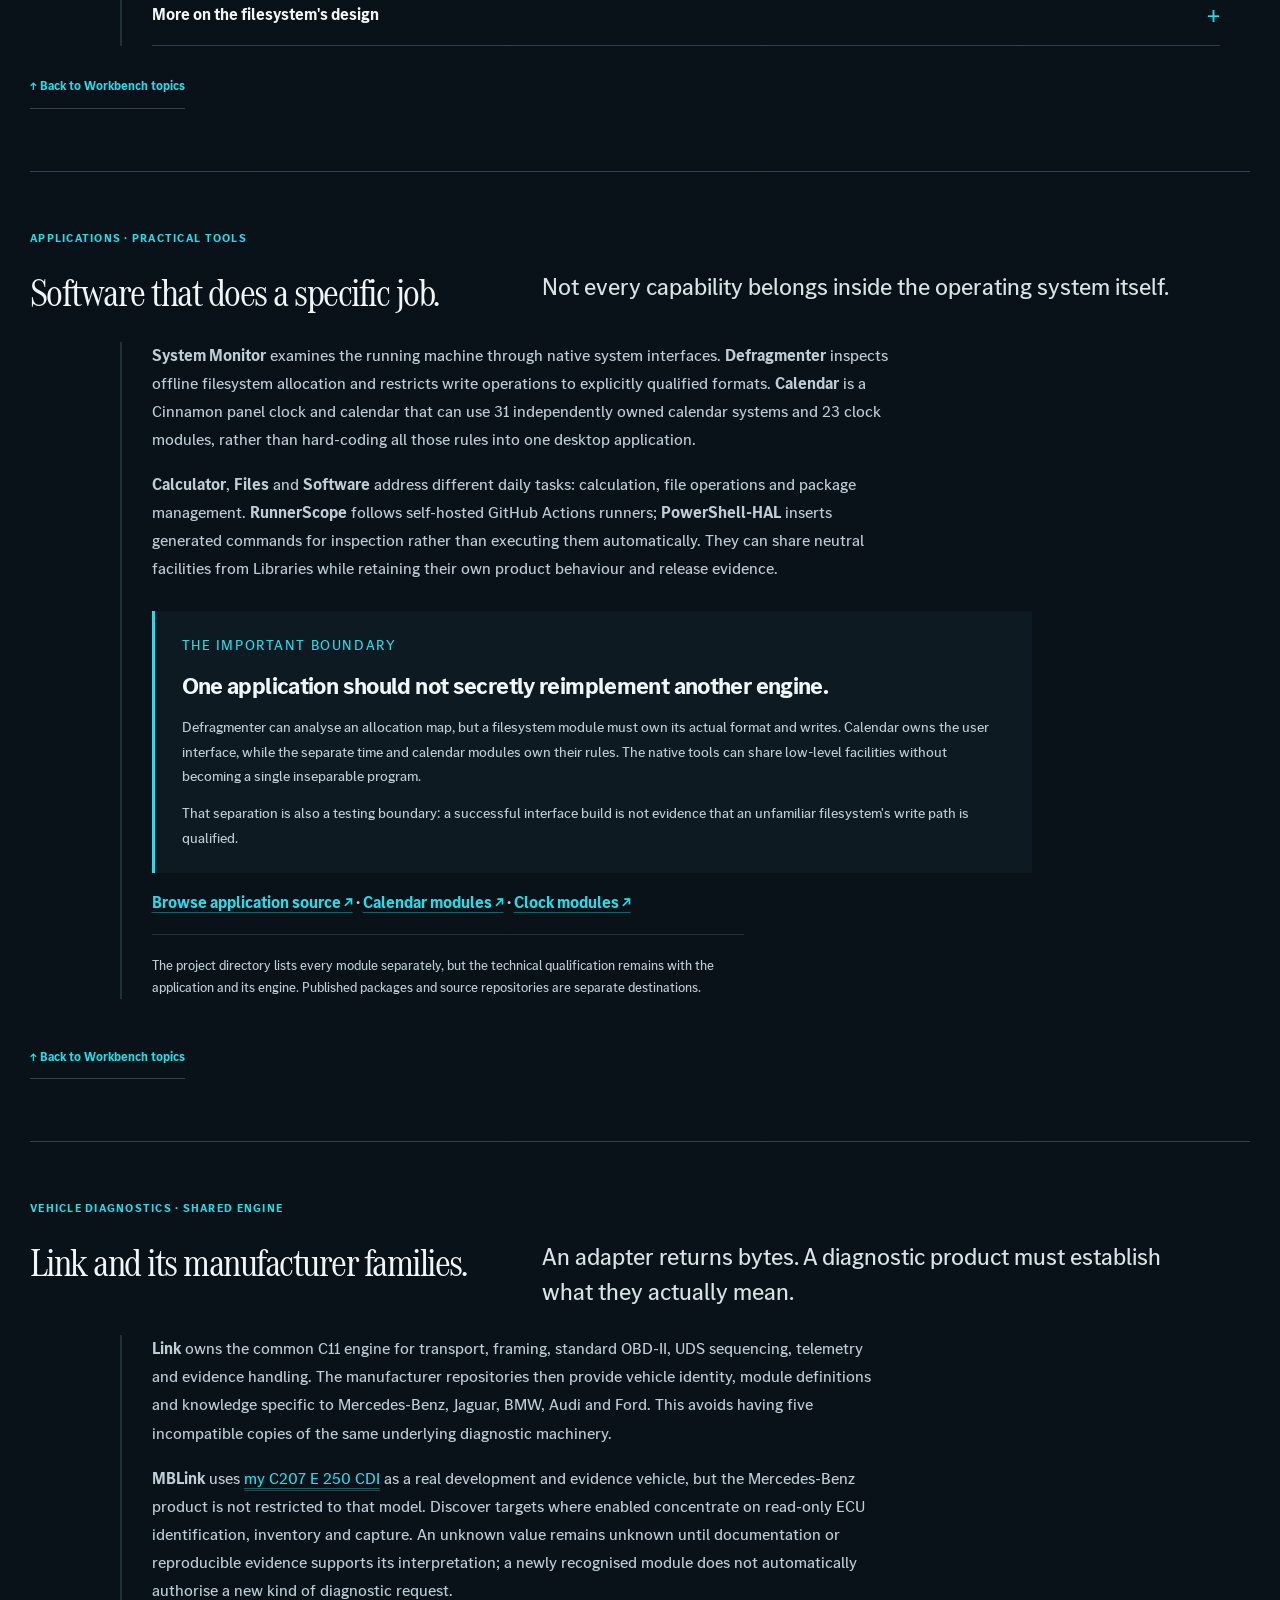
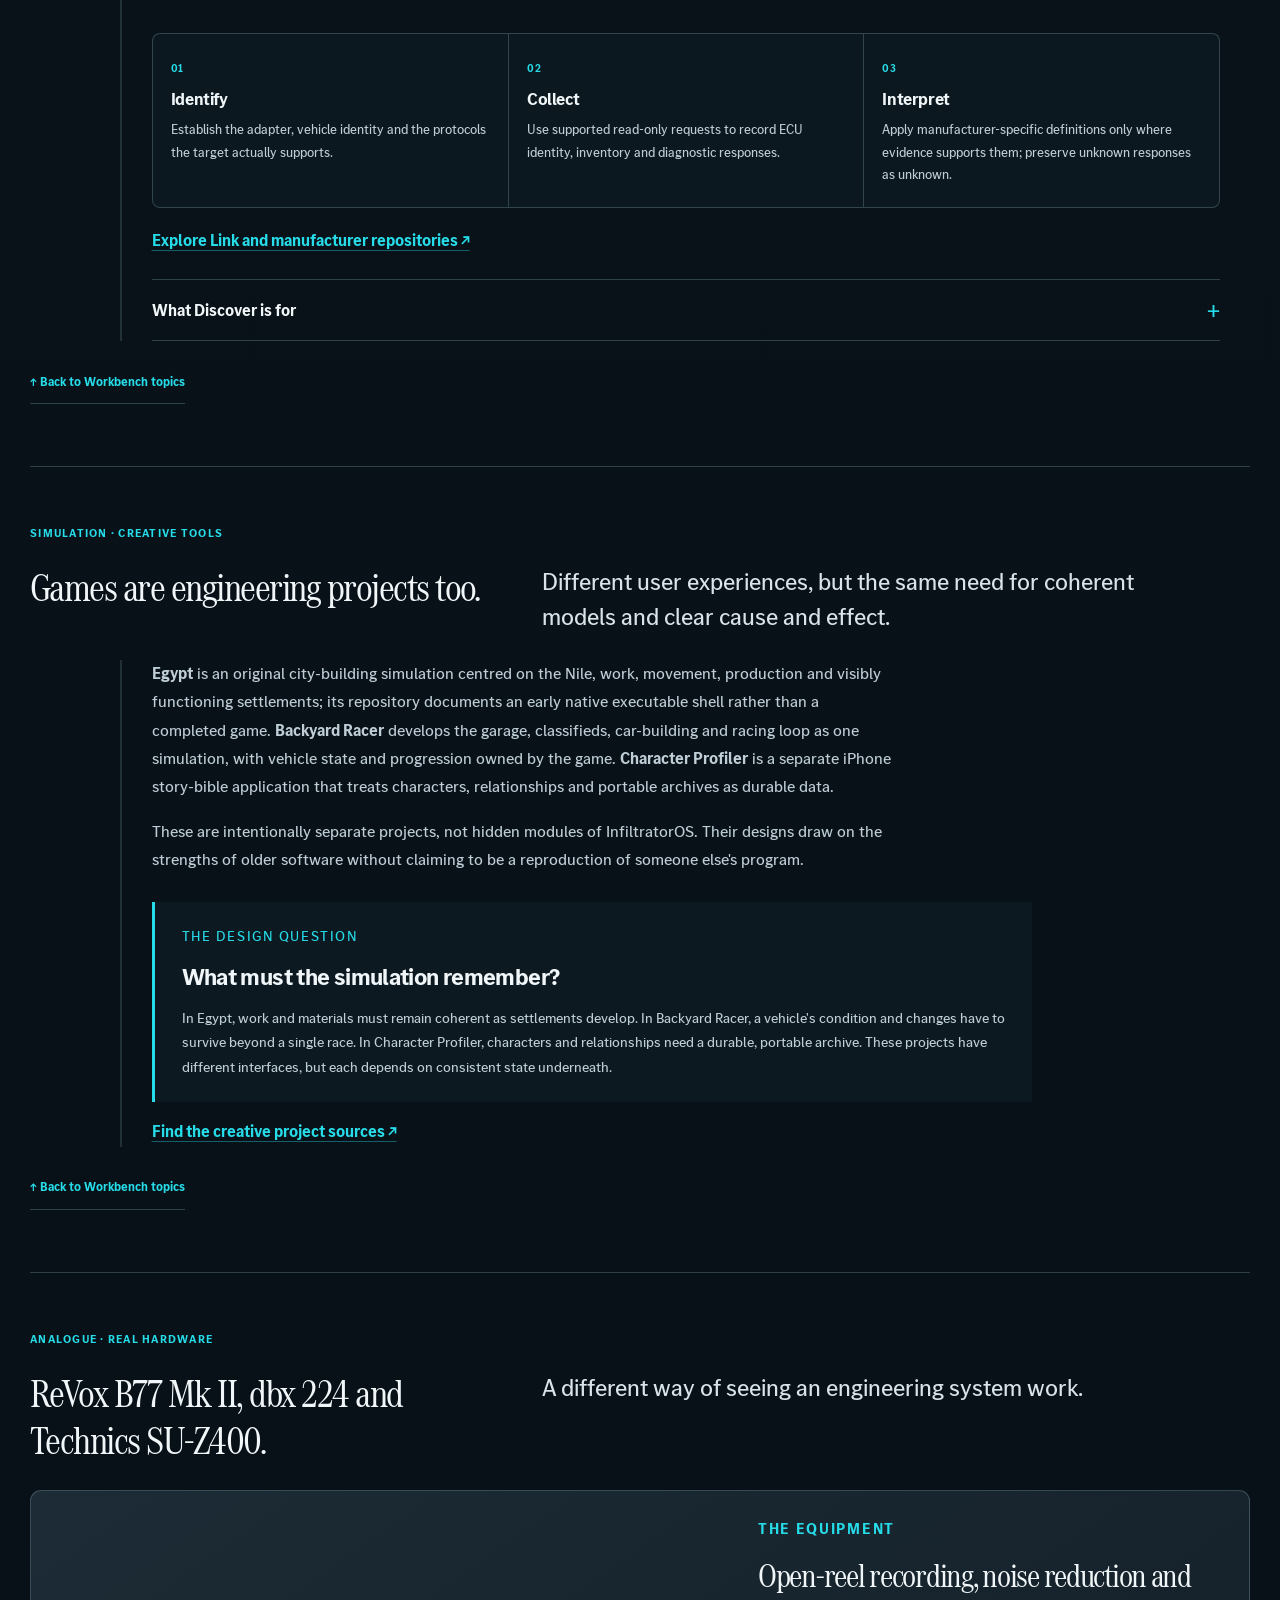
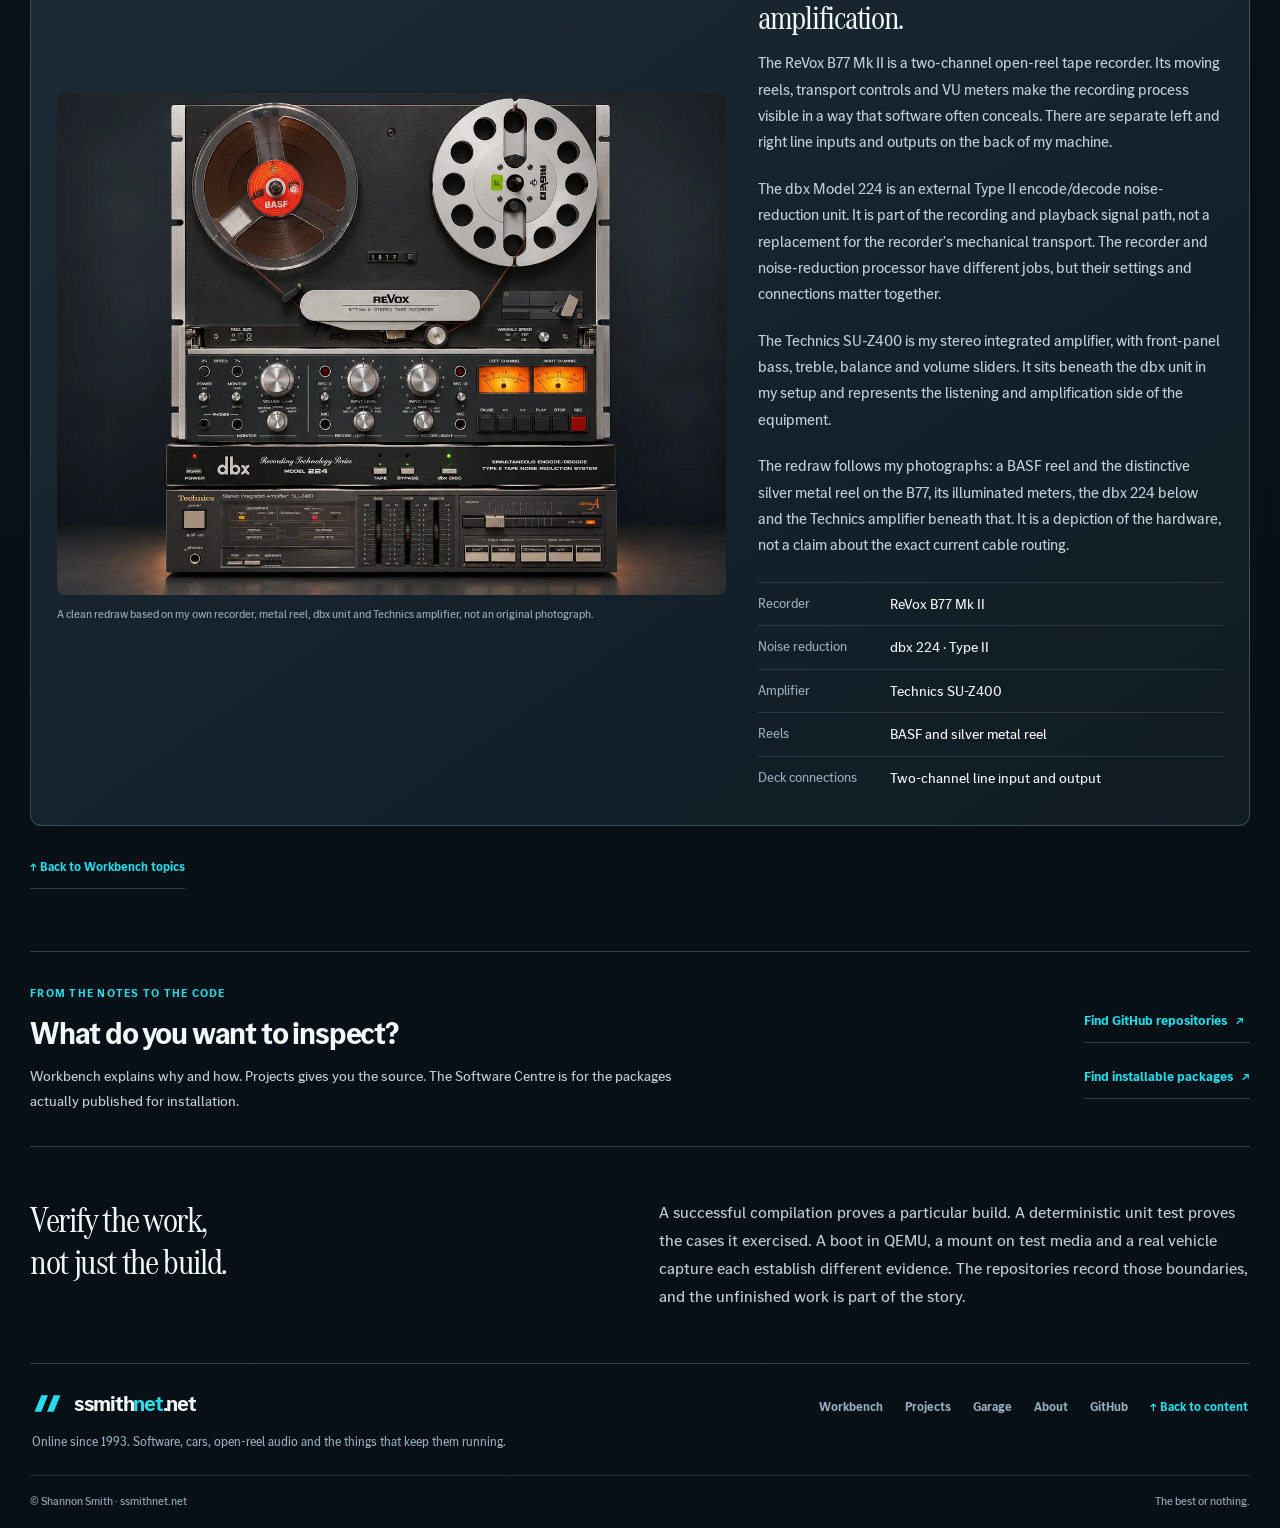
<file: workbench.html>
<!doctype html><html lang="en"><head><meta charset="utf-8"><meta name="viewport" content="width=device-width,initial-scale=1"><meta name="theme-color" content="#050608"><meta name="color-scheme" content="dark"><title>Workbench — ssmithnet.net</title><meta name="description" content="How the Infiltrator software, operating-system components, filesystems, diagnostic applications and creative work fit together, with an analogue ReVox workshop."><link rel="canonical" href="https://ssmithnet.net/workbench.html"><meta property="og:type" content="website"><meta property="og:title" content="Workbench — ssmithnet.net"><meta property="og:description" content="How the Infiltrator software, operating-system components, filesystems, diagnostic applications and creative work fit together, with an analogue ReVox workshop."><meta property="og:url" content="https://ssmithnet.net/workbench.html"><link rel="stylesheet" href="assets/infiltrator-web-v1.css?v=common-1.19.3"><link rel="stylesheet" href="assets/site.css?v=family-20261118-mb7"><link rel="stylesheet" href="assets/site-overrides.css?v=family-20261016-refined"><link rel="icon" type="image/svg+xml" href="assets/brand-2026.svg"><link rel="stylesheet" href="assets/site-redesign.css?v=20261118-mb7"></head><body class="workbench-page"><a class="skip-link" href="#main">Skip to content</a><div class="shell"><nav aria-label="Primary"><a class="brand" href="index.html">ssmith<span>net</span>.net</a><div class="navlinks"><a aria-current="page" href="workbench.html">Workbench</a><a href="projects.html">Projects</a><a href="garage.html">Garage</a><a href="about.html">About</a><a class="nav-software" href="https://infiltrator-projects.github.io/Infiltrator-Repository/">Software Centre</a></div></nav><main id="main">
<section class="page-intro workbench-intro">
  <p class="eyebrow">Workbench · Engineering journal</p>
  <h1>Inside the engineering.</h1>
  <p class="lead">How should a filesystem recover after a crash? Where does a boot manager's responsibility end? What makes a vehicle response trustworthy? These engineering notes follow the decisions, experiments and evidence behind the work.</p>
  <p class="workbench-reader-note">Start with the question that led to a project, then follow its architecture, limits and evidence. Repository links lead from each explanation to its implementation.</p>
  <nav class="workbench-directory" id="workbench-topics" aria-label="Workbench sections">
    <a href="#platform"><small>01 · Foundation</small><strong>InfiltratorOS</strong><span>Boot, kernel, Libraries and native file handling</span></a>
    <a href="#infiltratorfs"><small>02 · Storage</small><strong>InfiltratorFS</strong><span>Format, recovery and integrity</span></a>
    <a href="#software"><small>03 · Applications</small><strong>Desktop tools</strong><span>Monitor, defragment, calculate and manage</span></a>
    <a href="#link"><small>04 · Vehicles</small><strong>Link diagnostics</strong><span>Protocols and manufacturer knowledge</span></a>
    <a href="#creative"><small>05 · Simulation</small><strong>Games & creative</strong><span>City building, racing and character stories</span></a>
    <a href="#revox-b77"><small>06 · Audio</small><strong>ReVox B77 Mk II</strong><span>Reels, dbx processing and Technics amplification</span></a>
  </nav>
  <p class="workbench-index-link"><a href="projects.html">Looking for source code? Browse Projects <span aria-hidden="true">↗</span></a></p>
</section>

<section class="workbench-progress" id="current-work" aria-labelledby="current-work-title">
  <header><div><p class="eyebrow">Development snapshot · 17 November 2026</p><h2 id="current-work-title">What I'm working on.</h2><p>Recent changes in the actual repositories. Each entry links to a specific commit; it records work undertaken, not a declaration that the whole project is finished.</p></div><a href="https://github.com/orgs/Infiltrator-Projects/repositories">See the repositories ↗</a></header>
  <ol class="workbench-progress-list">
    <li><time datetime="2026-11-17">17 Nov</time><div><strong>Boot · Secure Boot updater</strong><p>Updated the native installer workflow for an existing Secure Boot signing identity.</p><a href="https://github.com/Infiltrator-Projects/Boot/commit/72f423eba57ca6da5132236db065f6b165fd88c8">Inspect commit ↗</a></div></li>
    <li><time datetime="2026-11-14">14 Nov</time><div><strong>InfiltratorFS · Common V2 contract</strong><p>Aligned the filesystem integration with the corrected Common V2 host contract.</p><a href="https://github.com/Infiltrator-Projects/InfiltratorFS/commit/9e17f257d7f5a042dbe8cd64321ed59ca61a138e">Inspect commit ↗</a></div></li>
    <li><time datetime="2026-11-12">12 Nov</time><div><strong>Calendar · Release qualification</strong><p>Connected the native provider checker to Cinnamon release qualification.</p><a href="https://github.com/Infiltrator-Projects/Calendar/commit/50b4cfd105ad73fcfda93a368289a974cedb76fd">Inspect commit ↗</a></div></li>
  </ol>
  <p class="workbench-progress-caveat">Dated snapshot; the linked repositories are the source of current status and newer changes.</p>
</section>
<section id="platform" class="project-section">
  <header class="section-heading"><p class="eyebrow">Foundation · Operating system</p><h2>Building an operating environment, layer by layer.</h2><p class="section-deck">A collection of individually owned components intended to work as one operating environment.</p></header>
  <div class="project-content">
    <p>InfiltratorOS integrates components maintained in separate repositories. Its current deliverable is an amd64 integration package for a Debian/Linux Mint environment. It establishes the layout, shared resources and installation sequence for independently maintained components. A completed standalone operating system and graphical Setup installer are still future milestones.</p>
    <p>The architectural split matters. <strong>Libraries</strong> supplies portable C11 mechanisms and public contracts. <strong>Boot</strong> handles the firmware-stage selection of operating systems and uses filesystem-specific Common V2 shared objects. The separate <strong>Kernel</strong> repository tracks the native-kernel development path, with a qualified QEMU milestone but no claim that the resulting kernel is ready for everyday hardware. <strong>Files</strong> is a native file manager, and <strong>Software</strong> owns application discovery, package operations and update workflows.</p>
    <div class="workbench-context"><strong>One component, one responsibility.</strong><p>Ownership stays explicit: a filesystem repository defines the behaviour of its format, the common layer defines the interface, and the loader or application consumes the capability. The old central Filesystems repository is transitional while the engines move to their independent homes.</p></div>
    <div class="engineering-map" aria-label="The responsibilities within InfiltratorOS">
      <div><span class="engineering-step">01 · Contracts</span><h3>Libraries</h3><p>Portable C11 facilities and the Common V2 interfaces used by format engines and their clients.</p></div>
      <div><span class="engineering-step">02 · System layers</span><h3>Boot, Kernel and InfiltratorOS</h3><p>Separate boot, kernel and installation responsibilities. Passing one component test does not qualify the whole operating environment.</p></div>
      <div><span class="engineering-step">03 · User tools</span><h3>Files and Software</h3><p>File operations, package discovery and updates belong in applications rather than firmware or filesystem code.</p></div>
    </div>
    <p class="engineering-throughline"><strong>Follow one responsibility:</strong> a filesystem engine defines the on-disk rules; a qualified Boot reader needs to understand that format during startup; Files handles file operations in the running environment. Kernel development follows its own qualification path. Sharing an interface does not make those components interchangeable.</p>
    <p class="workbench-source-link"><a href="projects.html#group-foundations">See the operating-system source repositories <span aria-hidden="true">↗</span></a></p>
    <p class="project-boundary">Builds, emulated boots and component tests are evidence of particular milestones, not proof that every subsystem is ready for a general-purpose installation. Current qualification is maintained in each repository.</p>
  </div>
<a class="chapter-backlink" href="#workbench-topics">↑ Back to Workbench topics</a>
</section>
<section id="infiltratorfs" class="project-section">
  <header class="section-heading"><p class="eyebrow">Storage · Original format</p><h2>InfiltratorFS.</h2><p class="section-deck">What should survive a crash, and how can the filesystem prove what survived?</p></header>
  <div class="project-content">
    <p>InfiltratorFS is a clean-sheet filesystem with its own persistent format, transactions, allocation model and recovery rules. The filesystem itself owns these decisions; Linux, Windows and future systems are adapters to its behaviour rather than alternative implementations of the format.</p>
    <p>Copy-on-write transactions publish new generations without immediately destroying earlier state. Checkpoints, snapshots and reflinks provide ways to retain or share data; sparse files and extent metadata make allocation explicit. CRC64 and SHA-256 form separate metadata and logical-data integrity mechanisms. Inspection, checking and scrub tools expose verification rather than assuming that a successful write call settles the question.</p>
    <dl class="inline-facts"><div><dt>Current on-disk format</dt><dd>0.19</dd></div><div><dt>Transactions</dt><dd>Generation-based CoW</dd></div><div><dt>Qualification</dt><dd>Platform-specific evidence</dd></div></dl>
    <p>The Linux path includes a native VFS driver and the project has a driverless Windows Explorer access bridge. The experimental Common V2 module shares the portable format engine with a hosted implementation and a read-only BOOT profile. A production-qualified firmware installation and a native Windows filesystem driver are not yet established.</p>
    <div class="resource-links"><a href="https://github.com/Infiltrator-Projects/InfiltratorFS">Source repository ↗</a><a href="https://github.com/Infiltrator-Projects/InfiltratorFS/blob/main/docs/QUALIFICATION.md">Qualification evidence ↗</a><a href="https://github.com/Infiltrator-Projects/InfiltratorFS/blob/main/docs/ROADMAP.md">Roadmap ↗</a><a href="projects.html#group-filesystem-modules">Other filesystem engines ↗</a></div>
    <details class="technical-detail"><summary>More on the filesystem's design <span aria-hidden="true">+</span></summary>
      <div class="engineering-notes"><article><h3>Keep identity stable</h3><p>Objects carry 128-bit identifiers and the namespace supports UTF-8 names. The transaction and extent model separates logical identity from where bytes happen to be stored.</p></article><article><h3>Share without guessing</h3><p>Reflinks, snapshots and sparse allocation require explicit rules about ownership, history and future writes. A shared extent is a deliberate state, not an accidental consequence of copying.</p></article><article><h3>Test failures as well as success</h3><p>Disposable-image tests can inject I/O interruptions. Mounted Linux performance, writeback behaviour, recovery and the firmware bridge have distinct qualification boundaries.</p></article></div>
    </details>
  </div>
<a class="chapter-backlink" href="#workbench-topics">↑ Back to Workbench topics</a>
</section>
<section id="software" class="project-section">
  <header class="section-heading"><p class="eyebrow">Applications · Practical tools</p><h2>Software that does a specific job.</h2><p class="section-deck">Not every capability belongs inside the operating system itself.</p></header>
  <div class="project-content">
    <p><strong>System Monitor</strong> examines the running machine through native system interfaces. <strong>Defragmenter</strong> inspects offline filesystem allocation and restricts write operations to explicitly qualified formats. <strong>Calendar</strong> is a Cinnamon panel clock and calendar that can use 31 independently owned calendar systems and 23 clock modules, rather than hard-coding all those rules into one desktop application.</p>
    <p><strong>Calculator</strong>, <strong>Files</strong> and <strong>Software</strong> address different daily tasks: calculation, file operations and package management. <strong>RunnerScope</strong> follows self-hosted GitHub Actions runners; <strong>PowerShell-HAL</strong> inserts generated commands for inspection rather than executing them automatically. They can share neutral facilities from Libraries while retaining their own product behaviour and release evidence.</p>
    <div class="engineering-note"><p class="eyebrow">The important boundary</p><h3>One application should not secretly reimplement another engine.</h3><p>Defragmenter can analyse an allocation map, but a filesystem module must own its actual format and writes. Calendar owns the user interface, while the separate time and calendar modules own their rules. The native tools can share low-level facilities without becoming a single inseparable program.</p><p>That separation is also a testing boundary: a successful interface build is not evidence that an unfamiliar filesystem's write path is qualified.</p></div>
    <p class="workbench-source-link"><a href="projects.html#group-applications">Browse application source <span aria-hidden="true">↗</span></a> · <a href="projects.html#group-calendar-modules">Calendar modules <span aria-hidden="true">↗</span></a> · <a href="projects.html#group-clock-modules">Clock modules <span aria-hidden="true">↗</span></a></p>
    <p class="project-boundary">The project directory lists every module separately, but the technical qualification remains with the application and its engine. Published packages and source repositories are separate destinations.</p>
  </div>
<a class="chapter-backlink" href="#workbench-topics">↑ Back to Workbench topics</a>
</section>
<section id="link" class="project-section">
  <header class="section-heading"><p class="eyebrow">Vehicle diagnostics · Shared engine</p><h2>Link and its manufacturer families.</h2><p class="section-deck">An adapter returns bytes. A diagnostic product must establish what they actually mean.</p></header>
  <div class="project-content">
    <p><strong>Link</strong> owns the common C11 engine for transport, framing, standard OBD-II, UDS sequencing, telemetry and evidence handling. The manufacturer repositories then provide vehicle identity, module definitions and knowledge specific to Mercedes-Benz, Jaguar, BMW, Audi and Ford. This avoids having five incompatible copies of the same underlying diagnostic machinery.</p>
    <p><strong>MBLink</strong> uses <a class="inline-link" href="garage.html#e250-cdi">my C207 E 250 CDI</a> as a real development and evidence vehicle, but the Mercedes-Benz product is not restricted to that model. Discover targets where enabled concentrate on read-only ECU identification, inventory and capture. An unknown value remains unknown until documentation or reproducible evidence supports its interpretation; a newly recognised module does not automatically authorise a new kind of diagnostic request.</p>
    <div class="engineering-process" aria-label="Read-only vehicle diagnostics workflow">
      <div><span class="engineering-step">01</span><h3>Identify</h3><p>Establish the adapter, vehicle identity and the protocols the target actually supports.</p></div>
      <div><span class="engineering-step">02</span><h3>Collect</h3><p>Use supported read-only requests to record ECU identity, inventory and diagnostic responses.</p></div>
      <div><span class="engineering-step">03</span><h3>Interpret</h3><p>Apply manufacturer-specific definitions only where evidence supports them; preserve unknown responses as unknown.</p></div>
    </div>
    <p class="workbench-source-link"><a href="projects.html#group-diagnostics">Explore Link and manufacturer repositories <span aria-hidden="true">↗</span></a></p>
    <details class="technical-detail"><summary>What Discover is for <span aria-hidden="true">+</span></summary><p>The workflow begins with connection and identification, continues through supported module discovery and read-only data requests, and retains captures for interpretation. Reusable interrogation mechanisms belong to Link; Mercedes, Jaguar, BMW, Audi or Ford-specific meanings stay with the corresponding product. This boundary matters whenever a car produces a response the software cannot yet explain.</p></details>
  </div>
<a class="chapter-backlink" href="#workbench-topics">↑ Back to Workbench topics</a>
</section>
<section id="creative" class="project-section">
  <header class="section-heading"><p class="eyebrow">Simulation · Creative tools</p><h2>Games are engineering projects too.</h2><p class="section-deck">Different user experiences, but the same need for coherent models and clear cause and effect.</p></header>
  <div class="project-content">
    <p><strong>Egypt</strong> is an original city-building simulation centred on the Nile, work, movement, production and visibly functioning settlements; its repository documents an early native executable shell rather than a completed game. <strong>Backyard Racer</strong> develops the garage, classifieds, car-building and racing loop as one simulation, with vehicle state and progression owned by the game. <strong>Character Profiler</strong> is a separate iPhone story-bible application that treats characters, relationships and portable archives as durable data.</p>
    <p>These are intentionally separate projects, not hidden modules of InfiltratorOS. Their designs draw on the strengths of older software without claiming to be a reproduction of someone else's program.</p>
    <div class="engineering-note"><p class="eyebrow">The design question</p><h3>What must the simulation remember?</h3><p>In Egypt, work and materials must remain coherent as settlements develop. In Backyard Racer, a vehicle's condition and changes have to survive beyond a single race. In Character Profiler, characters and relationships need a durable, portable archive. These projects have different interfaces, but each depends on consistent state underneath.</p></div>
    <p class="workbench-source-link"><a href="projects.html#group-creative">Find the creative project sources <span aria-hidden="true">↗</span></a></p>
  </div>
<a class="chapter-backlink" href="#workbench-topics">↑ Back to Workbench topics</a>
</section>
<section id="revox-b77" class="project-section analog-section">
  <header class="section-heading"><p class="eyebrow">Analogue · Real hardware</p><h2>ReVox B77 Mk II, dbx 224 and Technics SU-Z400.</h2><p class="section-deck">A different way of seeing an engineering system work.</p></header>
  <div class="analog-feature-body">
    <figure><img src="assets/photos/revox-b77-mkii-dbx224-technics-su-z400.webp" width="1200" height="900" loading="lazy" decoding="async" alt="Redrawn ReVox B77 Mk II with BASF reel and silver metal reel, above a dbx 224 and Technics SU-Z400 integrated amplifier"><figcaption>A clean redraw based on my own recorder, metal reel, dbx unit and Technics amplifier, not an original photograph.</figcaption></figure>
    <div><p class="eyebrow">The equipment</p><h3>Open-reel recording, noise reduction and amplification.</h3>
      <p>The ReVox B77 Mk II is a two-channel open-reel tape recorder. Its moving reels, transport controls and VU meters make the recording process visible in a way that software often conceals. There are separate left and right line inputs and outputs on the back of my machine.</p>
      <p>The dbx Model 224 is an external Type II encode/decode noise-reduction unit. It is part of the recording and playback signal path, not a replacement for the recorder's mechanical transport. The recorder and noise-reduction processor have different jobs, but their settings and connections matter together.</p>
      <p>The Technics SU-Z400 is my stereo integrated amplifier, with front-panel bass, treble, balance and volume sliders. It sits beneath the dbx unit in my setup and represents the listening and amplification side of the equipment.</p>
      <p>The redraw follows my photographs: a BASF reel and the distinctive silver metal reel on the B77, its illuminated meters, the dbx 224 below and the Technics amplifier beneath that. It is a depiction of the hardware, not a claim about the exact current cable routing.</p>
      <dl class="analog-specs"><div><dt>Recorder</dt><dd>ReVox B77 Mk II</dd></div><div><dt>Noise reduction</dt><dd>dbx 224 · Type II</dd></div><div><dt>Amplifier</dt><dd>Technics SU-Z400</dd></div><div><dt>Reels</dt><dd>BASF and silver metal reel</dd></div><div><dt>Deck connections</dt><dd>Two-channel line input and output</dd></div></dl>
    </div>
  </div>
<a class="chapter-backlink" href="#workbench-topics">↑ Back to Workbench topics</a>
</section>
<section id="repository" class="workbench-pathways" aria-labelledby="workbench-pathways-title"><div><p class="eyebrow">From the notes to the code</p><h2 id="workbench-pathways-title">What do you want to inspect?</h2><p>Workbench explains why and how. Projects gives you the source. The Software Centre is for the packages actually published for installation.</p></div><div class="workbench-pathway-links"><a href="projects.html">Find GitHub repositories <span aria-hidden="true">↗</span></a><a href="https://infiltrator-projects.github.io/Infiltrator-Repository/">Find installable packages <span aria-hidden="true">↗</span></a></div></section>
<section id="principles" class="closing-note"><h2>Verify the work,<br>not just the build.</h2><p>A successful compilation proves a particular build. A deterministic unit test proves the cases it exercised. A boot in QEMU, a mount on test media and a real vehicle capture each establish different evidence. The repositories record those boundaries, and the unfinished work is part of the story.</p></section>
</main><footer class="site-footer"><div class="footer-overview"><div class="footer-identity"><a class="footer-brand" href="https://ssmithnet.net/index.html">ssmith<span>net</span>.net</a><p>Online since 1993. Software, cars, open-reel audio and the things that keep them running.</p></div><nav aria-label="Footer" class="footer-navigation"><a href="https://ssmithnet.net/workbench.html">Workbench</a><a href="https://ssmithnet.net/projects.html">Projects</a><a href="https://ssmithnet.net/garage.html">Garage</a><a href="https://ssmithnet.net/about.html">About</a><a href="https://github.com/Infiltrator-Projects">GitHub</a><a class="footer-top" href="#main">↑ Back to content</a></nav></div><div class="footerline"><span>© Shannon Smith · ssmithnet.net</span><span>The best or nothing.</span></div></footer></div></body></html>
</file>
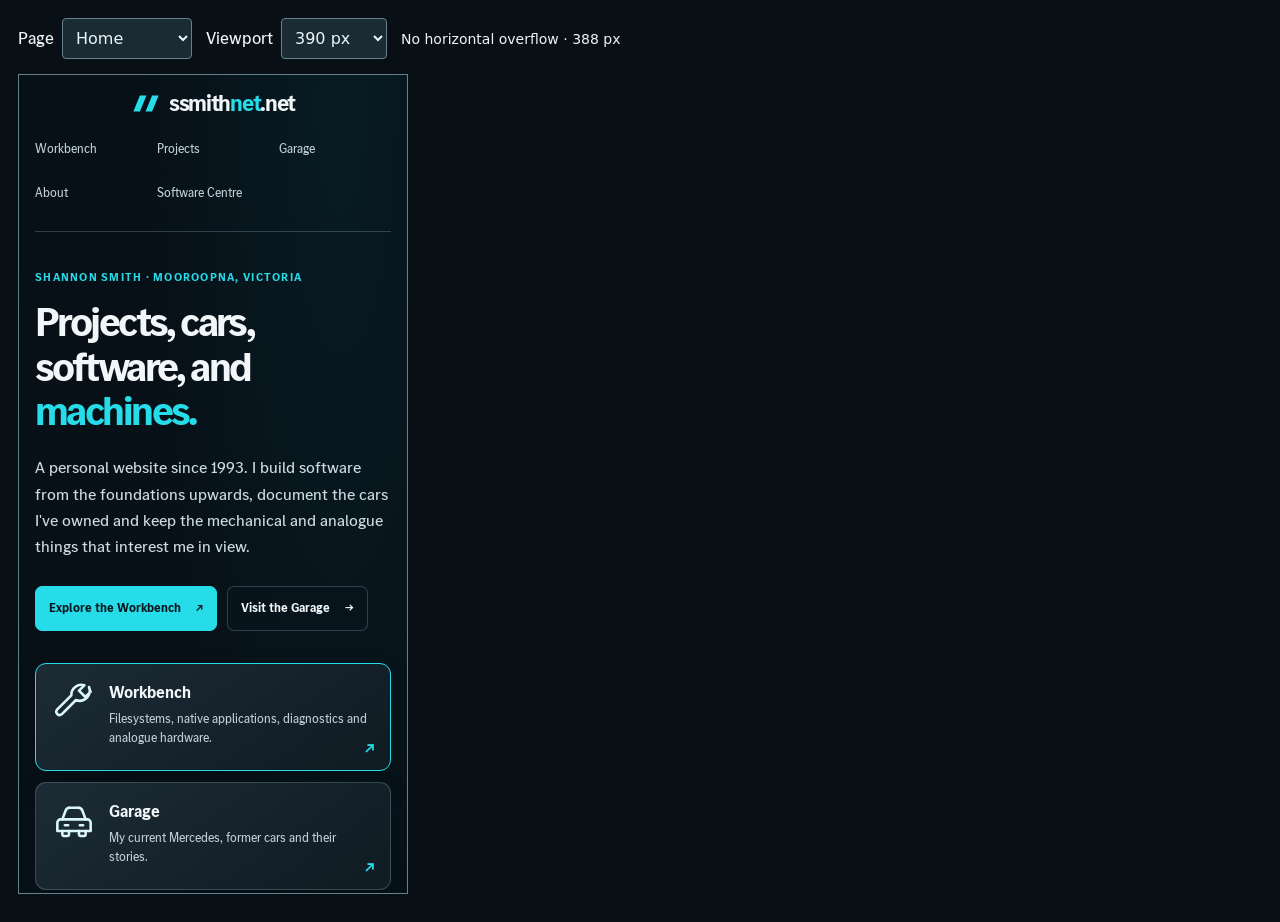
<file: tests/browser-review.html>
<!doctype html>
<html lang="en">
<head>
  <meta charset="utf-8">
  <meta name="viewport" content="width=device-width,initial-scale=1">
  <meta name="robots" content="noindex,nofollow">
  <title>Site-wide responsive review</title>
  <link rel="stylesheet" href="../assets/site.css?v=family-20261016-refined">
  <style>
    body{padding:18px;margin:0;background:#080f15;color:#ecf5f8}
    .review-controls{display:flex;gap:14px;align-items:center;flex-wrap:wrap;margin-bottom:15px}
    label{display:flex;gap:8px;align-items:center}
    select{font:16px system-ui,sans-serif;background:#1b2b34;color:inherit;border:1px solid #65818e;border-radius:4px;padding:9px}
    #result{font:14px system-ui,sans-serif;min-width:200px}
    .frame-scroll{overflow:auto;width:100%;padding:0 0 10px}
    iframe{display:block;width:390px;height:820px;max-width:none;box-sizing:border-box;border:1px solid #65818e;background:#070e13}
  </style>
</head>
<body>
  <div class="review-controls">
    <label for="page">Page
      <select id="page">
        <option value="../index.html">Home</option>
        <option value="../workbench.html">Workbench</option>
        <option value="../projects.html">Projects</option>
        <option value="../garage.html">Garage</option>
        <option value="../about.html">About</option>
        <option value="../archive.html">Archive</option>
        <option value="../downloads/model-11-sandy/index.html">Download</option>
      </select>
    </label>
    <label for="width">Viewport
      <select id="width">
        <option value="320">320 px</option>
        <option value="375">375 px</option>
        <option value="390" selected>390 px</option>
        <option value="430">430 px</option>
        <option value="768">768 px</option>
        <option value="1280">1280 px</option>
      </select>
    </label>
    <output id="result" aria-live="polite">Measuring page…</output>
  </div>
  <div class="frame-scroll">
    <iframe id="preview" title="Actual generated website at selected CSS viewport width" src="../index.html?review=1"></iframe>
  </div>
  <script>
    const page = document.getElementById('page');
    const width = document.getElementById('width');
    const preview = document.getElementById('preview');
    const result = document.getElementById('result');
    function measure() {
      try {
        const doc = preview.contentDocument;
        if (!doc) return;
        const viewport = preview.clientWidth;
        const content = Math.max(doc.documentElement.scrollWidth, doc.body.scrollWidth);
        result.textContent = content > viewport + 1
          ? 'Horizontal overflow: ' + (content - viewport) + ' px'
          : 'No horizontal overflow · ' + viewport + ' px';
      } catch (_) {
        result.textContent = 'Viewport loaded (overflow measurement unavailable)';
      }
    }
    page.addEventListener('change', () => {
      result.textContent = 'Measuring page…';
      preview.src = page.value + '?review=' + Date.now();
    });
    width.addEventListener('change', () => {
      result.textContent = 'Measuring page…';
      preview.style.width = width.value + 'px';
      requestAnimationFrame(measure);
    });
    preview.addEventListener('load', measure);
  </script>
</body>
</html>
</file>
<file: assets/infiltrator-web-v1.css>
/* SPDX-License-Identifier: GPL-3.0-or-later */
/* Canonical web adapter for design/infiltrator-design-v1.json. */
/*
 * Backward compatibility: :root remains the historical MBLink Linux Night palette.
 * Theme-aware consumers set data-infiltratr-theme="system|day|night" on :root.
 */
:root,
:root[data-infiltratr-theme="night"] {
  --infiltratr-font-ui: "MB Corpo S Title WEB", sans-serif;
  --infiltratr-font-brand: "MB Corpo A Title Cond WEB", sans-serif;
  --infiltratr-font-ui-regular-weight: 400;
  --infiltratr-font-ui-bold-weight: 700;
  --infiltratr-font-brand-weight: 400;
  --infiltratr-background: #050608;
  --infiltratr-panel: #101318;
  --infiltratr-card: #171B20;
  --infiltratr-surface: #0D1014;
  --infiltratr-input: #0E1115;
  --infiltratr-border: #353A40;
  --infiltratr-text: #E8ECEF;
  --infiltratr-title: #EEF1F3;
  --infiltratr-muted: #AEB6BD;
  --infiltratr-subtle: #899198;
  --infiltratr-button-background: #D7DDE2;
  --infiltratr-button-foreground: #111418;
  --infiltratr-selection-background: #2B3137;
  --infiltratr-selection-foreground: #EEF1F3;
  --infiltratr-neutral-accent: #00ADEF;
  --infiltratr-success: #63AB7C;
  --infiltratr-warning: #D19E47;
  --infiltratr-fault: #C96B6B;
  --infiltratr-info: #7FA7C9;
  --infiltratr-operation: #20252B;
  --infiltratr-card-hover: #22272D;
  --infiltratr-surface-hover: #171B20;
  --infiltratr-operation-hover: #2B3137;
  --infiltratr-equals-hover: #EEF1F3;
  --infiltratr-titlebar: #202125;
  --infiltratr-connection: #0E1115;
  --infiltratr-connection-border: #31363B;
  --infiltratr-heading: #E7EBEE;
  --infiltratr-summary: #98A1A9;
  --infiltratr-kicker: #8C949B;
  --infiltratr-detail-label: #7E858C;
  --infiltratr-note: #9CA4AB;
  --infiltratr-status-border: #3B4147;
  --infiltratr-accent-foreground: #031018;
  --infiltratr-accent-hover: #25B8F0;
  --infiltratr-selected-summary: #79CAE8;
  --infiltratr-warning-muted: #C69A4C;
  --infiltratr-warning-border: #72572F;
  --infiltratr-success-border: #365F45;
  --infiltratr-small-radius: 6px;
  --infiltratr-control-radius: 10px;
  --infiltratr-card-radius: 12px;
  --infiltratr-panel-radius: 18px;
  --infiltratr-compact-spacing: 6px;
  --infiltratr-control-spacing: 10px;
  --infiltratr-section-spacing: 18px;
  --infiltratr-content-padding: 16px;
  --infiltratr-screen-padding: 20px;
}

:root[data-infiltratr-theme="day"] {
  --infiltratr-background: #FFFFFF;
  --infiltratr-panel: #FFFFFF;
  --infiltratr-card: #F8F9FA;
  --infiltratr-surface: #ECEFF2;
  --infiltratr-input: #FFFFFF;
  --infiltratr-border: #C7CDD3;
  --infiltratr-text: #20252B;
  --infiltratr-title: #111418;
  --infiltratr-muted: #59636C;
  --infiltratr-subtle: #737D86;
  --infiltratr-button-background: #20252B;
  --infiltratr-button-foreground: #FFFFFF;
  --infiltratr-selection-background: #DDE2E7;
  --infiltratr-selection-foreground: #111418;
  --infiltratr-neutral-accent: #00ADEF;
  --infiltratr-success: #3A8A58;
  --infiltratr-warning: #9A6500;
  --infiltratr-fault: #B54848;
  --infiltratr-info: #467AA3;
  --infiltratr-operation: #E8ECEF;
  --infiltratr-card-hover: #EEF1F3;
  --infiltratr-surface-hover: #F1F3F5;
  --infiltratr-operation-hover: #DDE2E7;
  --infiltratr-equals-hover: #343B42;
  --infiltratr-titlebar: #ECEFF2;
  --infiltratr-connection: #F8F9FA;
  --infiltratr-connection-border: #C7CDD3;
  --infiltratr-heading: #111418;
  --infiltratr-summary: #59636C;
  --infiltratr-kicker: #737D86;
  --infiltratr-detail-label: #737D86;
  --infiltratr-note: #59636C;
  --infiltratr-status-border: #C7CDD3;
  --infiltratr-accent-foreground: #031018;
  --infiltratr-accent-hover: #25B8F0;
  --infiltratr-selected-summary: #467AA3;
  --infiltratr-warning-muted: #9A6500;
  --infiltratr-warning-border: #9A6500;
  --infiltratr-success-border: #3A8A58;
}

:root[data-infiltratr-theme="system"] {
  --infiltratr-background: #050608;
  --infiltratr-panel: #101318;
  --infiltratr-card: #171B20;
  --infiltratr-surface: #0D1014;
  --infiltratr-input: #0E1115;
  --infiltratr-border: #353A40;
  --infiltratr-text: #E8ECEF;
  --infiltratr-title: #EEF1F3;
  --infiltratr-muted: #AEB6BD;
  --infiltratr-subtle: #899198;
  --infiltratr-button-background: #D7DDE2;
  --infiltratr-button-foreground: #111418;
  --infiltratr-selection-background: #2B3137;
  --infiltratr-selection-foreground: #EEF1F3;
  --infiltratr-neutral-accent: #00ADEF;
  --infiltratr-success: #63AB7C;
  --infiltratr-warning: #D19E47;
  --infiltratr-fault: #C96B6B;
  --infiltratr-info: #7FA7C9;
  --infiltratr-operation: #20252B;
  --infiltratr-card-hover: #22272D;
  --infiltratr-surface-hover: #171B20;
  --infiltratr-operation-hover: #2B3137;
  --infiltratr-equals-hover: #EEF1F3;
  --infiltratr-titlebar: #202125;
  --infiltratr-connection: #0E1115;
  --infiltratr-connection-border: #31363B;
  --infiltratr-heading: #E7EBEE;
  --infiltratr-summary: #98A1A9;
  --infiltratr-kicker: #8C949B;
  --infiltratr-detail-label: #7E858C;
  --infiltratr-note: #9CA4AB;
  --infiltratr-status-border: #3B4147;
  --infiltratr-accent-foreground: #031018;
  --infiltratr-accent-hover: #25B8F0;
  --infiltratr-selected-summary: #79CAE8;
  --infiltratr-warning-muted: #C69A4C;
  --infiltratr-warning-border: #72572F;
  --infiltratr-success-border: #365F45;
}

@media (prefers-color-scheme: light) {
  :root[data-infiltratr-theme="system"] {
    --infiltratr-background: #FFFFFF;
    --infiltratr-panel: #FFFFFF;
    --infiltratr-card: #F8F9FA;
    --infiltratr-surface: #ECEFF2;
    --infiltratr-input: #FFFFFF;
    --infiltratr-border: #C7CDD3;
    --infiltratr-text: #20252B;
    --infiltratr-title: #111418;
    --infiltratr-muted: #59636C;
    --infiltratr-subtle: #737D86;
    --infiltratr-button-background: #20252B;
    --infiltratr-button-foreground: #FFFFFF;
    --infiltratr-selection-background: #DDE2E7;
    --infiltratr-selection-foreground: #111418;
    --infiltratr-neutral-accent: #00ADEF;
    --infiltratr-success: #3A8A58;
    --infiltratr-warning: #9A6500;
    --infiltratr-fault: #B54848;
    --infiltratr-info: #467AA3;
    --infiltratr-operation: #E8ECEF;
    --infiltratr-card-hover: #EEF1F3;
    --infiltratr-surface-hover: #F1F3F5;
    --infiltratr-operation-hover: #DDE2E7;
    --infiltratr-equals-hover: #343B42;
    --infiltratr-titlebar: #ECEFF2;
    --infiltratr-connection: #F8F9FA;
    --infiltratr-connection-border: #C7CDD3;
    --infiltratr-heading: #111418;
    --infiltratr-summary: #59636C;
    --infiltratr-kicker: #737D86;
    --infiltratr-detail-label: #737D86;
    --infiltratr-note: #59636C;
    --infiltratr-status-border: #C7CDD3;
    --infiltratr-accent-foreground: #031018;
    --infiltratr-accent-hover: #25B8F0;
    --infiltratr-selected-summary: #467AA3;
    --infiltratr-warning-muted: #9A6500;
    --infiltratr-warning-border: #9A6500;
    --infiltratr-success-border: #3A8A58;
  }
}
</file>
<file: assets/site.css>
@font-face{font-family:"MB Corpo A";src:url("fonts/mb-corpo-a-cond-regular.woff2") format("woff2");font-style:normal;font-weight:400;font-display:swap}
@font-face{font-family:"MB Corpo S";src:url("fonts/mb-corpo-s-regular.woff2") format("woff2");font-style:normal;font-weight:400;font-display:swap}
@font-face{font-family:"MB Corpo S";src:url("fonts/mb-corpo-s-bold.woff2") format("woff2");font-style:normal;font-weight:700;font-display:swap}

/* The approved MB Corpo A condensed and Corpo S regular/bold faces are the only site typefaces. */
/* System UI typography keeps the site self-contained without proprietary font redistribution. */
:root{color-scheme:dark;--bg:#050608;--bg2:#0d1014;--surface:rgba(13,16,20,.88);--surface2:rgba(23,27,32,.92);--line:rgba(95,108,122,.30);--line-soft:rgba(95,108,122,.17);--text:var(--infiltratr-text,#f2f5f7);--muted:var(--infiltratr-muted,#b4bec7);--quiet:var(--infiltratr-subtle,#87929c);--accent:#00adef;--green:var(--infiltratr-success,#8be6a5);--wood:rgba(181,143,88,.20);--wood-strong:rgba(205,170,115,.34);--content:1120px;--radius:3px;--infiltratr-font-ui:"MB Corpo S";--infiltratr-font-brand:"MB Corpo A";--sans:"MB Corpo S";--display:"MB Corpo A"}
*{box-sizing:border-box}
html{scroll-behavior:smooth}
body{margin:0;min-height:100vh;background:radial-gradient(circle at 11% 0%,rgba(33,50,61,.55),transparent 32%),radial-gradient(circle at 90% 18%,rgba(23,40,49,.38),transparent 30%),linear-gradient(180deg,#050608 0%,#0d1014 48%,#050608 100%);color:var(--text);font:400 18px/1.65 var(--sans);font-synthesis:none;-webkit-font-smoothing:antialiased}
a{color:inherit;text-decoration:none}
button,input,code,pre{font:inherit;font-synthesis:none}
button,summary,a,input{touch-action:manipulation}
a:focus-visible,button:focus-visible,input:focus-visible,summary:focus-visible{outline:2px solid var(--accent);outline-offset:5px}
.shell{width:min(var(--content),calc(100% - 80px));margin:0 auto}
.skip-link{position:fixed;left:12px;top:12px;z-index:20;padding:10px 16px;transform:translateY(-160%);background:var(--text);color:var(--bg)}
.skip-link:focus{transform:none}
nav[aria-label="Primary"]{display:flex;align-items:center;justify-content:space-between;gap:40px;padding:29px 0 27px;border-bottom:1px solid var(--line)}
.brand{font:400 25px var(--display);letter-spacing:.045em;white-space:nowrap}
.brand span{color:var(--accent)}
.navlinks{display:flex;align-items:center;flex-wrap:wrap;gap:32px;color:var(--muted);font:400 16px/1.5 var(--sans)}
.navlinks a{padding:8px 0}
.navlinks a:hover,.navlinks a[aria-current="page"]{color:var(--text)}
.navlinks a[aria-current="page"]{box-shadow:0 1px var(--accent)}
.navlinks .nav-software{padding-left:28px;border-left:1px solid var(--line)}
main{scroll-margin-top:28px}
section[id],article[id]{scroll-margin-top:30px}
main>section{padding:60px 0}
h1,h2,h3,p,blockquote{margin-top:0}
h1,h2,h3{font-family:var(--display);font-weight:400;letter-spacing:-.012em}
p{color:var(--muted);margin-bottom:20px}
h1{font-size:68px;line-height:1.08;margin:16px 0 24px}
h2{font-size:46px;line-height:1.15;margin:0 0 20px}
h3{font-size:30px;line-height:1.25;margin:0 0 12px}
.eyebrow,.kicker{color:var(--accent);font:700 14px/1.5 var(--sans);letter-spacing:.09em;text-transform:uppercase;margin:0 0 16px}
.tag{font:400 14px/1.5 var(--sans);color:var(--quiet);margin-bottom:6px}
.lead{font:400 22px/1.5 var(--sans);max-width:760px;margin:0}
.text-link{display:inline-flex;align-items:center;gap:20px;min-height:44px;padding:8px 0;font-size:16px;font-weight:700;border-bottom:1px solid var(--wood-strong);line-height:1.5}
.text-link:hover{border-color:var(--accent);color:var(--text)}
.inline-link{border-bottom:1px solid var(--wood-strong)}
.inline-link:hover{border-color:var(--accent)}
.page-intro{padding:64px 0 48px}
.page-intro h1{max-width:850px}
.page-intro .lead{max-width:790px}
.section-nav{display:flex;gap:30px;flex-wrap:wrap;margin-top:30px;font-size:16px}
.section-nav a{padding:6px 0;border-bottom:1px solid var(--line)}
.section-nav a:hover{border-color:var(--accent);color:var(--text)}
.section-heading{display:grid;grid-template-columns:.9fr 1.1fr;gap:0 64px;align-items:start;margin-bottom:30px}
.section-heading>.eyebrow{grid-column:1/-1;margin-bottom:12px}
.section-heading h2{margin:0}
.section-deck{font:400 25px/1.45 var(--display);margin:0;color:var(--text);max-width:600px}
.inline-facts{display:grid;grid-template-columns:repeat(3,minmax(0,1fr));gap:24px;margin:28px 0}
dt{font:400 14px/1.5 var(--sans);color:var(--quiet)}
dd{font:400 18px/1.5 var(--sans);margin:5px 0 0;overflow-wrap:anywhere}
.resource-links{display:flex;gap:24px;flex-wrap:wrap;font-size:16px}
.resource-links a{padding:7px 0;border-bottom:1px solid var(--line)}
.resource-links a:hover{border-color:var(--accent)}
.destination-strip{display:flex;align-items:center;justify-content:space-between;gap:60px;border-top:1px solid var(--wood-strong)}
.destination-strip h2{font-size:36px;margin-bottom:12px}
.destination-strip p{max-width:660px;margin-bottom:0}
.destination-strip .eyebrow{margin-bottom:10px}
.destination-strip>a{flex-shrink:0}
footer{padding:20px 0 30px;color:var(--quiet);font-size:14px}
.footerline{display:flex;justify-content:space-between;gap:28px;border-top:1px solid var(--line);padding-top:24px}

/* The home page introduces Shannon, then two specific pieces of the collection. */
.home-intro{padding:70px 0 52px}
.home-intro h1{font-size:88px;line-height:1.05;margin:0 0 26px}
.home-intro-bottom{display:flex;align-items:end;justify-content:space-between;gap:80px}
.home-intro .lead{max-width:620px}
.home-intro .text-link{white-space:nowrap}
.home-feature{display:grid;grid-template-columns:.9fr 1.1fr;gap:64px;border-top:1px solid var(--line)}
.feature-heading h2{font-size:56px;margin:0 0 12px}
.feature-heading h2 a:hover{color:var(--accent)}
.feature-subtitle{font:400 25px/1.4 var(--display);margin:0;max-width:400px}
.feature-content>p{margin:0}
.feature-notes{padding:0;margin:24px 0;list-style:none;font-size:16px;color:var(--muted)}
.feature-notes li{border-top:1px solid var(--line-soft);padding:8px 0}
.feature-content .inline-facts{margin:24px 0}
.home-closing{display:flex;justify-content:space-between;align-items:start;gap:64px;border-top:1px solid var(--line);padding:42px 0 48px}
.home-closing p{max-width:660px;margin:0;font-size:17px}
.home-closing .text-link{flex-shrink:0}

/* Project information stays visible; implementation detail is progressively disclosed. */
.project-section{border-top:1px solid var(--line)}
.project-content>p{max-width:900px}
.project-content>.inline-facts{max-width:850px}
.technical-detail{border-top:1px solid var(--line);border-bottom:1px solid var(--line);margin:30px 0 0}
.technical-detail>summary{cursor:pointer;list-style:none;display:flex;align-items:center;justify-content:space-between;gap:24px;padding:19px 0;font:400 18px/1.5 var(--sans)}
.technical-detail>summary::-webkit-details-marker{display:none}
.technical-detail>summary>span{font:400 24px/1 var(--sans);color:var(--accent);transition:transform .15s}
.technical-detail[open]>summary>span{transform:rotate(45deg)}
.technical-detail>p{max-width:900px}
.technical-detail>h3{margin-top:28px}
.technical-detail[open]{padding-bottom:24px}
.engineering-notes{display:grid;grid-template-columns:repeat(3,minmax(0,1fr));gap:36px;margin:22px 0 32px}
.engineering-notes h3{font-size:28px}
.engineering-notes p{font-size:17px;margin:0}
.fact-list{margin:20px 0}
.fact-list>div{display:grid;grid-template-columns:200px 1fr;gap:36px;padding:12px 0;border-top:1px solid var(--line-soft)}
.fact-list dd{margin:0}
.family-register{margin:28px 0 0;border-top:1px solid var(--line)}
.family-register a{display:grid;grid-template-columns:230px 1fr 20px;gap:32px;padding:22px 0;border-bottom:1px solid var(--line-soft);align-items:baseline}
.family-register strong{font:400 30px/1.2 var(--display)}
.family-register span{font-size:17px;color:var(--muted)}
.family-register b{font-size:18px;font-weight:400;color:var(--quiet)}
.family-register a:hover strong,.family-register a:hover b{color:var(--accent)}
.closing-note{display:grid;grid-template-columns:.9fr 1.1fr;gap:64px;border-top:1px solid var(--line);padding:42px 0}
.closing-note h2{font-size:34px;margin:0}
.closing-note p{font-size:17px;margin:0}

/* The current car is the sole hero. Historical cars all share one row grammar. */
.garage-current{padding:25px 0 55px}
.garage-nav{margin:0 0 48px;font-size:15px}
.vehicle-card--hero h1{font-size:104px;line-height:1;margin:14px 0 12px}
.vehicle-subtitle{font:400 38px/1.2 var(--display);margin:0 0 22px;color:var(--text)}
.vehicle-card--hero .vehicle-description{font-size:22px;line-height:1.5;max-width:740px;margin:0}
.vehicle-overview{display:grid;grid-template-columns:.9fr 1.1fr;gap:64px;align-items:start;margin-top:40px;padding-top:28px;border-top:1px solid var(--wood-strong)}
.hero-key-facts{display:grid;grid-template-columns:repeat(3,minmax(0,1fr));gap:22px;margin:0}
.hero-key-facts dd{font-size:32px;line-height:1.2;white-space:nowrap;margin-top:10px}
.hero-key-facts dd span{display:block;font:400 15px/1.5 var(--sans);color:var(--muted);margin-top:6px}
.vehicle-story p{margin:0 0 18px}
.vehicle-story .equipment-preview{font-size:16px;color:var(--quiet);margin-bottom:0}
.garage-chapter{padding:44px 0 24px;border-top:1px solid var(--line)}
.chapter-heading{margin-bottom:28px}
.chapter-heading h2{font-size:44px;margin:0 0 12px}
.chapter-heading p:last-child{margin:0;font-size:18px;max-width:780px}
.garage-register{border-top:1px solid var(--line)}
.garage-entry{padding:32px 0;border-bottom:1px solid var(--line-soft)}
.garage-entry .vehicle-heading{display:grid;grid-template-columns:.9fr 1.1fr;gap:0 64px}
.garage-entry .tag{grid-column:1;grid-row:1}
.garage-entry h3{grid-column:1;grid-row:2/4;font-size:36px;margin:0}
.garage-entry .vehicle-description{grid-column:2;grid-row:1/3;font-size:17px;margin:0;max-width:620px}
.garage-entry .vehicle-origin{grid-column:2;grid-row:3;font-size:15px;color:var(--quiet);margin:12px 0 0}
.car-facts{display:grid;grid-template-columns:repeat(4,minmax(0,1fr));gap:28px;margin:26px 0 0}
.car-facts dd{font-size:17px}
.vehicle-fact-detail{display:block;color:var(--quiet);font:400 14px/1.5 var(--sans);margin-top:5px}

/* About gives the personal material and the former Archive one maintained home. */
.about-interests,.about-history{border-top:1px solid var(--line)}
.about-interests .project-content{display:grid;grid-template-columns:repeat(3,minmax(0,1fr));gap:40px}
.interest-entry{padding:24px 0;border-top:1px solid var(--line-soft)}
.interest-entry h3{font-size:30px;margin-bottom:10px}
.interest-entry p{font-size:18px;margin:0}
.timeline{border-top:1px solid var(--line);margin-top:32px}
.event{display:grid;grid-template-columns:140px 1fr;gap:40px;padding:26px 0;border-bottom:1px solid var(--line-soft)}
.era{font:700 14px/1.5 var(--sans);color:var(--accent);padding-top:5px}
.event h3{font-size:30px;margin:0 0 12px}
.event p{font-size:18px;margin:0;max-width:850px}
.quote-section{border-top:1px solid var(--line);padding:48px 0}
.quote{font:400 30px/1.5 var(--display);max-width:900px;margin:0;padding-left:28px;border-left:1px solid var(--wood-strong);color:var(--text)}
.quote cite{display:block;font:400 16px/1.5 var(--sans);color:var(--quiet);font-style:normal;margin-top:20px}

/* Catalogue controls use the same type, colour and focus language. */
.panel,.card{min-width:0;border:1px solid var(--line);border-radius:3px;background:linear-gradient(145deg,rgba(23,27,32,.96),rgba(13,16,20,.94));padding:24px;box-shadow:none}
.btn{display:inline-flex;align-items:center;justify-content:center;gap:8px;min-height:44px;padding:10px 16px;border:1px solid var(--line);border-radius:var(--infiltratr-control-radius,3px);background:var(--infiltratr-operation);color:var(--text);font-weight:700;cursor:pointer}
.btn:hover{border-color:var(--accent);background:var(--infiltratr-operation-hover)}
.btn.primary{background:var(--infiltratr-button-background);color:var(--infiltratr-button-foreground)}
.btn:disabled{cursor:default;opacity:.65}
input[type="search"]{background:var(--surface);border:1px solid var(--line);color:var(--text);border-radius:3px;padding:12px 14px;font-size:18px}
.command{font:400 16px/1.6 var(--sans);white-space:pre-wrap;overflow-wrap:anywhere}

@media(max-width:1000px){
 .shell{width:calc(100% - 56px)}
 .navlinks{gap:24px}.navlinks .nav-software{padding-left:20px}
 .home-feature,.section-heading,.vehicle-overview,.closing-note{column-gap:40px}
 .garage-entry .vehicle-heading{column-gap:40px}
 .home-intro-bottom{gap:40px}.home-intro .lead{max-width:550px}
 .destination-strip,.home-closing{gap:40px}
 .hero-key-facts{gap:14px}.hero-key-facts dd{font-size:28px}
 .family-register a{grid-template-columns:200px 1fr 20px;gap:24px}
}
@media(max-width:720px){
 .shell{width:calc(100% - 40px)}
 nav[aria-label="Primary"]{flex-direction:column;align-items:flex-start;gap:19px;padding:24px 0 18px}
 .navlinks{width:100%;justify-content:space-between;gap:12px;font-size:15px}
 .navlinks .nav-software{border-left:0;padding-left:0}
 .brand{font-size:25px}
 body{font-size:18px}
 main>section{padding:38px 0}
 h1{font-size:49px;line-height:1.12;margin:14px 0 24px}
 h2{font-size:36px}.lead{font-size:20px}
 .eyebrow,.kicker{font-size:13px;letter-spacing:.07em}
 .page-intro{padding:42px 0 34px}
 .page-intro h1 br{display:none}
 .section-nav{gap:12px 22px;margin-top:24px;font-size:15px}
 .home-intro{padding:40px 0 36px}.home-intro h1{font-size:62px;margin-bottom:22px}
 .home-intro-bottom{display:block}.home-intro .text-link{margin-top:20px}
 .home-feature,.section-heading,.vehicle-overview,.closing-note{grid-template-columns:1fr;gap:22px}
 .home-feature{gap:22px}.feature-heading h2{font-size:44px}
 .feature-subtitle{font-size:25px;max-width:none}
 .feature-content>p{font-size:18px}
 .home-closing,.destination-strip{display:block;padding:34px 0}.home-closing .text-link,.destination-strip .text-link{margin-top:18px}
 .section-heading{gap:12px;margin-bottom:24px}.section-heading>.eyebrow{margin-bottom:0}
 .section-deck{font-size:25px}
 .inline-facts{gap:14px;margin:24px 0}.inline-facts dd{font-size:16px}
 .engineering-notes{grid-template-columns:1fr;gap:26px}
 .technical-detail>summary{font-size:17px;padding:18px 0}
 .fact-list>div{grid-template-columns:1fr;gap:5px}
 .family-register a{grid-template-columns:1fr 20px;gap:9px 16px;padding:21px 0}
 .family-register strong{font-size:30px}.family-register span{grid-column:1;grid-row:2;font-size:17px}.family-register b{grid-column:2;grid-row:1}
 .closing-note{gap:20px}.closing-note h2{font-size:32px}
 .garage-current{padding-top:22px}.garage-nav{margin:0 0 34px}
 .vehicle-card--hero h1{font-size:68px;margin-top:17px}.vehicle-subtitle{font-size:32px;margin-bottom:22px}
 .vehicle-card--hero .vehicle-description{font-size:20px}
 .vehicle-overview{margin-top:30px;padding-top:24px;gap:28px}
 .hero-key-facts{gap:20px}.hero-key-facts dd{font-size:28px}.hero-key-facts dd span{font-size:14px}
 .chapter-heading h2{font-size:36px}.chapter-heading p:last-child{font-size:17px}
 .garage-entry{padding:27px 0}.garage-entry .vehicle-heading{display:block}
 .garage-entry h3{font-size:34px;margin:7px 0 15px}.garage-entry .vehicle-description{font-size:17px}
 .car-facts{grid-template-columns:1fr 1fr;gap:20px 24px;margin-top:22px}.car-facts dd{font-size:17px}
 .about-interests .project-content{grid-template-columns:1fr;gap:0}.interest-entry{padding:24px 0}
 .event{grid-template-columns:1fr;gap:10px;padding:25px 0}.event h3{font-size:29px}.event p{font-size:17px}
 .quote{font-size:26px;padding-left:20px}
 .footerline{flex-direction:column;gap:9px;padding-top:20px}footer{font-size:14px;padding:14px 0 28px}
}
@media(max-width:380px){.shell{width:calc(100% - 32px)}.navlinks{font-size:14px;gap:10px}.home-intro h1{font-size:56px}.vehicle-card--hero h1{font-size:62px}.hero-key-facts{gap:12px}.hero-key-facts dd{font-size:25px}}
@media(prefers-reduced-motion:reduce){html{scroll-behavior:auto}*{transition:none!important}}
</file>
<file: assets/site-overrides.css>
/* Compatibility entry point. The shared presentation is owned by site.css. */
</file>
<file: assets/site-redesign.css>
/* SPDX-License-Identifier: GPL-3.0-or-later */
/* ssmithnet.net — one presentation layer for Home, Workbench, Garage, About
   and the independently published Software Centre.
   Site-specific content components may vary; identity, scale, and interaction do not. */
:root{
  color-scheme:dark;
  --bg:#070f15;--bg2:#0b151c;--surface:#14212a;--surface2:#1b2b34;
  --text:#f1f6f8;--muted:#bfced6;--quiet:#98adb9;
  --accent:#27dce9;--ui-cyan:#27dce9;
  --line:rgba(142,180,192,.29);--line-soft:rgba(142,180,192,.18);
  --wood-strong:rgba(142,180,192,.29);
  --content:1320px;--radius:11px;--measure:74ch;
  --infiltratr-font-ui:"MB Corpo S";--infiltratr-font-brand:"MB Corpo A";
  --sans:"MB Corpo S";--display:"MB Corpo A";--ui-font:var(--sans);
  --ui-line:var(--line);--ui-card:linear-gradient(145deg,#1c2b35 0%,#101b23 100%);
}
html{scroll-padding-top:22px}
body{margin:0;min-width:0;background:radial-gradient(ellipse 70% 31% at 83% 0%,rgba(12,102,121,.13),transparent 72%),linear-gradient(180deg,#071017 0%,#0a1219 55%,#071017 100%);font:400 16px/1.62 var(--sans);color:var(--text)}
.shell{width:min(var(--content),calc(100% - 60px));margin:0 auto}
p{color:var(--muted);line-height:1.65}
h1,h2,h3{font-family:var(--display);font-weight:730;letter-spacing:-.037em;color:var(--text)}
h1{font-size:clamp(42px,5.3vw,72px);line-height:1.07}
h2{font-size:clamp(29px,3.2vw,44px);line-height:1.15}
h3{font-size:clamp(22px,2.2vw,29px);line-height:1.22}
.eyebrow,.kicker{font:700 12px/1.5 var(--sans);letter-spacing:.105em;text-transform:uppercase;color:var(--accent);margin:0 0 13px}
.lead{font:400 clamp(17px,1.6vw,21px)/1.6 var(--sans);color:var(--muted);max-width:820px}
a:focus-visible,button:focus-visible,summary:focus-visible,input:focus-visible,select:focus-visible{outline:2px solid var(--accent);outline-offset:4px}
a:hover{color:var(--accent)}
section[id],article[id]{scroll-margin-top:24px}
/* One masthead and one twin-slash mark, including the browser favicon. */
nav[aria-label="Primary"]{display:flex;justify-content:space-between;align-items:center;gap:26px;min-height:76px;padding:17px 2px 15px;border-bottom:1px solid var(--line);position:relative;top:auto;z-index:2;background:transparent}
nav[aria-label="Primary"] .brand,.footer-brand{display:inline-flex;align-items:center;font:760 clamp(23px,2.2vw,29px)/1.15 var(--sans);letter-spacing:-.055em;white-space:nowrap;color:var(--text)}
nav[aria-label="Primary"] .brand::before,
.site-footer .footer-brand::before{content:"";display:inline-block;flex:none;width:35px;height:26px;margin:0 11px 0 0;vertical-align:middle;background:url("brand-2026.svg") center/contain no-repeat;border:0;transform:none}
nav[aria-label="Primary"] .brand span,.footer-brand span{color:var(--accent)}
nav[aria-label="Primary"] .navlinks{display:flex;align-items:center;gap:clamp(14px,2.6vw,35px);font:500 15px/1.5 var(--sans);color:#c1d0d8}
nav[aria-label="Primary"] .navlinks a{display:inline-flex;align-items:center;min-height:45px;padding:8px 0;border-bottom:2px solid transparent;white-space:nowrap;transition:border-color .18s,color .18s}
nav[aria-label="Primary"] .navlinks a:hover,nav[aria-label="Primary"] .navlinks a[aria-current="page"]{color:#fff;border-bottom-color:var(--accent);box-shadow:none}
nav[aria-label="Primary"] .navlinks .nav-software{border-left:0;padding-left:0}
.skip-link{z-index:90}
/* A single rhythm and section grammar across all editorial pages. */
.home-page main>section,.workbench-page main>section,.projects-page main>section,.garage-page main>section,.about-page main>section{padding:52px 0}
.page-intro{position:relative;padding:66px 0 57px;border-bottom:1px solid var(--line)}
.page-intro h1{max-width:1000px;margin:12px 0 24px}
.page-intro .lead{max-width:790px}
.section-nav{display:flex;gap:10px;flex-wrap:wrap;margin-top:28px}
.section-nav a{display:inline-flex;align-items:center;min-height:44px;padding:8px 15px;border:1px solid var(--line);border-radius:7px;background:rgba(29,44,54,.65);font:600 14px/1.4 var(--sans)}
.section-nav a:hover{border-color:var(--accent);background:rgba(30,161,182,.10)}
/* One chapter directory at the start of a long workshop, not a second menu. */
.workbench-directory{display:grid;grid-template-columns:repeat(4,minmax(0,1fr));gap:11px;margin-top:28px}
.workbench-directory a{display:flex;flex-direction:column;align-items:flex-start;gap:5px;min-width:0;min-height:100px;padding:15px 17px;border:1px solid var(--line);border-radius:8px;background:var(--ui-card)}
.workbench-directory a:hover{border-color:var(--accent);background:linear-gradient(145deg,#233d47,#11232c)}
.workbench-directory small{font:700 11px/1.5 var(--sans);letter-spacing:.045em;text-transform:uppercase;color:var(--accent)}
.workbench-directory strong{font:720 18px/1.3 var(--sans);color:var(--text)}
.workbench-directory span{font:400 12px/1.45 var(--sans);color:var(--muted)}
.section-heading{display:grid;grid-template-columns:minmax(0,.9fr) minmax(0,1.1fr);gap:12px 42px;align-items:start;margin-bottom:26px}
.section-heading>.eyebrow{grid-column:1/-1}
.section-heading h2{margin:0}
.section-deck{font:400 clamp(18px,2vw,25px)/1.4 var(--sans);color:#d8e4e8;max-width:640px}
.project-section,.about-interests,.about-history,.quote-section{border-top:1px solid var(--line);padding:55px 0}
.project-content{min-width:0;border:1px solid var(--line);border-radius:var(--radius);background:var(--ui-card);padding:32px 35px}
.project-content>p{max-width:930px;font-size:17px}
.inline-facts{gap:16px;max-width:900px}
.inline-facts>div{padding:14px 16px;border:1px solid var(--line-soft);border-radius:8px;background:rgba(5,16,22,.27)}
.inline-facts dd{font-weight:650;color:#f0f6f8}
.resource-links{gap:12px}
.resource-links a,.panel-link,.text-link{display:inline-flex;align-items:center;min-height:42px;gap:14px;padding:7px 0;border-bottom:1px solid var(--line);font:700 14px/1.5 var(--sans);color:var(--accent)}
.resource-links a:hover,.panel-link:hover,.text-link:hover{border-color:var(--accent)}
.technical-detail{border-top:1px solid var(--line);border-bottom:1px solid var(--line);margin-top:24px}
.technical-detail>summary{font:650 17px/1.4 var(--sans);padding:18px 0}
.technical-detail>summary:hover{color:var(--accent)}
.engineering-notes{gap:22px}
.engineering-notes h3{font-size:22px}
.family-register{display:grid;grid-template-columns:repeat(2,minmax(0,1fr));gap:12px;border:0;margin-top:25px}
.family-register a{display:grid;grid-template-columns:minmax(0,1fr) 18px;grid-template-rows:auto 1fr;align-items:start;gap:7px 12px;min-height:114px;padding:18px 20px;border:1px solid var(--line);border-radius:8px;background:rgba(6,19,27,.42)}
.family-register a:hover{border-color:var(--accent);background:rgba(21,59,68,.35)}
.family-register strong{grid-column:1;grid-row:1;font:730 20px/1.24 var(--sans)}
.family-register span{grid-column:1;grid-row:2;font:400 14px/1.5 var(--sans);color:var(--muted)}
.family-register b{grid-column:2;grid-row:1;justify-self:end;color:var(--accent)}
.analog-section .analog-feature-body{display:grid;grid-template-columns:minmax(0,1.18fr) minmax(0,.82fr);align-items:center;gap:32px;padding:26px;border:1px solid var(--line);border-radius:var(--radius);background:var(--ui-card)}
.analog-feature-body figure{margin:0;min-width:0}
.analog-feature-body img{display:block;width:100%;height:auto;border-radius:8px}
.analog-feature-body figcaption{font:400 12px/1.5 var(--sans);color:var(--quiet);margin-top:10px}
.analog-feature-body h3{font-size:clamp(26px,2.7vw,36px)}
.analog-feature-body p{font-size:16px}
.analog-specs{display:grid;gap:0;margin:23px 0 0}
.analog-specs>div{display:grid;grid-template-columns:120px minmax(0,1fr);gap:12px;padding:10px 0;border-top:1px solid var(--line-soft)}
.analog-specs dd{margin:0;font-size:15px}
.destination-strip{gap:30px;border-top:1px solid var(--line);padding:44px 0}
.destination-strip h2{font-size:clamp(26px,3vw,36px);margin-bottom:12px}
.closing-note{grid-template-columns:1fr 1fr;border-top:1px solid var(--line);gap:38px}
.closing-note h2{font-size:clamp(25px,3vw,37px)}
/* Homepage: an introduction, four places to go, then real featured work. */
.landing-hero{display:grid;grid-template-columns:minmax(0,1.08fr) minmax(300px,.92fr);gap:20px;align-items:center;min-height:418px;padding:48px 0 46px!important;position:relative;isolation:isolate;overflow:hidden}
.landing-hero-copy{position:relative;z-index:2;max-width:730px}
.landing-hero h1{font:760 clamp(51px,5vw,76px)/1.045 var(--sans);letter-spacing:-.06em;margin:14px 0 21px;max-width:740px}
.landing-hero h1 span{color:var(--accent)}
.landing-intro{font:400 clamp(17px,1.5vw,19px)/1.55 var(--sans);max-width:640px;color:#cedce2}
.landing-actions{display:flex;gap:12px;flex-wrap:wrap;margin-top:25px}
.ui-action{display:inline-flex;align-items:center;justify-content:center;gap:15px;min-height:48px;padding:12px 18px;border:1px solid var(--line);border-radius:7px;font:700 14px/1.3 var(--sans);transition:transform .15s,border-color .15s,background-color .15s}
.ui-action:hover{transform:translateY(-2px)}
.ui-action-primary{background:var(--accent);border-color:var(--accent);color:#07151c}
.ui-action-primary:hover{background:#a1f6fa;border-color:#a1f6fa;color:#07151c}
.ui-action-secondary{background:rgba(8,20,28,.55);color:var(--text)}
.ui-action-outline{background:rgba(6,19,26,.4);border-color:var(--accent);color:var(--accent)}
.ui-action-secondary:hover,.ui-action-outline:hover{border-color:var(--accent);background:rgba(37,151,165,.15)}
.hero-accent{height:300px;position:relative;overflow:hidden;pointer-events:none}
.hero-accent::before{content:"";position:absolute;inset:3% 4% 0 16%;border-radius:15px;background:url("photos/revox-b77-mkii-dbx224.webp") center/cover no-repeat;opacity:.25;filter:blur(17px) brightness(.38)}
.hero-accent::after{content:"";position:absolute;inset:7% 6%;background:radial-gradient(ellipse,rgba(31,197,218,.17),transparent 73%);filter:blur(20px)}
.hero-wave{position:absolute;inset:3% 0;width:100%;height:94%;background:url("graphics/audio-waveform.svg") center/100% auto no-repeat;opacity:.91;mask-image:linear-gradient(90deg,transparent 0%,black 13%,black 88%,transparent 100%)}
.hero-wave-copy,.hero-wave::before{display:none}
.landing-hubs{display:grid;grid-template-columns:repeat(4,minmax(0,1fr));gap:14px;padding:0 0 23px!important}
.hub-tile,.home-revox,.home-garage-panel{min-width:0;border:1px solid var(--line);border-radius:var(--radius);background:var(--ui-card);box-shadow:0 15px 34px rgba(0,0,0,.10)}
.hub-tile{position:relative;display:grid;grid-template-columns:42px minmax(0,1fr);gap:13px;align-items:start;min-height:139px;padding:23px 20px;transition:transform .16s,border-color .16s}
.hub-tile-primary{border-color:var(--accent)}
.hub-tile:hover{transform:translateY(-2px);border-color:var(--accent)}
.hub-tile .hub-symbol{display:block;grid-column:1;width:40px;height:40px;object-fit:contain}
.hub-tile .hub-content{display:block;grid-column:2}
.hub-tile .hub-content strong{display:block;font:750 18px/1.25 var(--sans);margin-bottom:6px;color:var(--text)}
.hub-tile .hub-content>span{display:block;font:400 13px/1.48 var(--sans);color:var(--muted)}
.hub-tile>b{position:absolute;right:15px;bottom:10px;font:600 18px var(--sans);color:var(--accent)}
.landing-showcase{display:grid;grid-template-columns:minmax(0,1.72fr) minmax(315px,.95fr);gap:17px;padding:0 0 19px!important}
.home-revox{display:grid;grid-template-columns:minmax(265px,.8fr) minmax(0,1.2fr);gap:12px;align-items:center;min-height:410px;padding:28px 21px 26px 29px;background:radial-gradient(ellipse at 80% 51%,rgba(95,114,117,.16),transparent 63%),var(--ui-card)}
.showcase-description{max-width:440px}
.showcase-description .eyebrow,.panel-heading .eyebrow{display:inline-flex;align-items:center;min-height:27px;margin:0 0 10px;padding:5px 10px;border:1px solid rgba(39,220,233,.56);border-radius:5px;background:rgba(0,35,45,.22)}
.showcase-description h2{font:750 clamp(30px,2.65vw,40px)/1.14 var(--sans);letter-spacing:-.04em;margin:11px 0 18px}
.showcase-description h2 span{color:#d8e4e8}
.showcase-description>p:not(.eyebrow){font:400 15px/1.6 var(--sans);color:#cbdbe1;margin-bottom:22px}
.revox-preview{display:flex;flex-direction:column;align-items:stretch;justify-content:center;margin:0;min-width:0}
.revox-preview img{display:block;width:100%;height:auto;object-fit:contain;border-radius:7px;filter:drop-shadow(0 17px 24px rgba(0,0,0,.32))}
.revox-preview figcaption{font:400 12px/1.45 var(--sans);margin:10px 0 0;text-align:center;color:var(--quiet)}
.home-garage-panel{padding:25px 22px 19px}
.panel-heading{margin-bottom:14px}
.panel-heading h2{font:750 29px/1.2 var(--sans);margin:0}
.vehicle-teaser{display:grid;grid-template-columns:101px minmax(0,1fr) 13px;align-items:center;gap:12px;min-height:88px;margin:0 0 10px;padding:8px;border:1px solid var(--line-soft);border-radius:8px;background:rgba(5,16,24,.35);color:var(--text)}
.vehicle-teaser:hover{border-color:var(--accent)}
.vehicle-teaser img{display:block;width:100%;height:69px;object-fit:cover;border-radius:6px}
.vehicle-teaser strong{display:block;font:700 15px/1.28 var(--sans)}
.vehicle-teaser small{display:block;font:400 12px/1.4 var(--sans);color:var(--muted);margin-top:4px}
.vehicle-teaser b{color:var(--accent);font-size:18px}

/* A single editorial closing note replaces duplicated homepage project/history cards. */
.home-editorial{display:grid;grid-template-columns:minmax(0,.92fr) minmax(0,1.08fr);gap:22px 55px;padding:41px 0 72px!important;border-top:1px solid var(--line)}
.home-editorial-heading h2{font:740 clamp(31px,3.3vw,48px)/1.13 var(--sans);margin:12px 0}
.home-editorial-copy{display:flex;flex-direction:column;align-items:flex-start;gap:14px}
.home-editorial-copy p{font:400 16px/1.7 var(--sans);margin:0;max-width:715px}
.home-editorial-copy p a,.about-interests .interest-entry a,.about-history .event a,.project-content p a{color:var(--accent);text-underline-offset:4px;text-decoration:underline;text-decoration-color:rgba(39,220,233,.38)}
.home-editorial-copy p a:hover,.about-interests .interest-entry a:hover,.about-history .event a:hover,.project-content p a:hover{text-decoration-color:var(--accent)}
.home-editorial-copy .text-link{margin-top:4px}
.workbench-context{border-left:3px solid var(--accent);padding:15px 21px;margin:27px 0;background:rgba(14,54,64,.3);border-radius:0 7px 7px 0}
.workbench-context>strong{font:720 18px/1.4 var(--sans);color:var(--text)}
.workbench-context p{margin:8px 0 0;font:400 15px/1.6 var(--sans);color:var(--muted)}
.project-content .project-boundary{padding-top:20px;margin-top:22px;border-top:1px solid var(--line-soft);font:400 14px/1.6 var(--sans);color:var(--muted)}
.workbench-page .project-content>p{max-width:var(--measure)}
.workbench-page .project-content .workbench-context p{max-width:var(--measure)}
.workbench-page .project-content>p+p{margin-top:16px}
.workbench-page .project-section{scroll-margin-top:26px}
.about-section-intro{font:400 17px/1.65 var(--sans);max-width:945px;margin:0 0 27px}
.about-history .event p{max-width:var(--measure)}
/* Garage: current vehicle is the editorial lead, the others a common archive. */
.garage-current{padding:29px 0 53px}
.garage-nav{margin:0 0 35px}
.vehicle-card--hero{padding:0}
.vehicle-card--hero h1{font:780 clamp(52px,6.4vw,92px)/1.03 var(--sans);letter-spacing:-.05em}
.vehicle-subtitle{font:500 clamp(24px,3vw,35px)/1.22 var(--sans);color:#d4e3e8}
.vehicle-card--hero .vehicle-description{font:400 clamp(17px,1.8vw,20px)/1.56 var(--sans);max-width:820px}
.vehicle-overview{display:grid;grid-template-columns:1fr 1.1fr;gap:28px;border-top:1px solid var(--line);margin:29px 0 25px;padding-top:23px}
.hero-key-facts{gap:12px}
.hero-key-facts dd{font-size:clamp(21px,2.9vw,31px);font-weight:740;white-space:normal}
.vehicle-story{font-size:16px}
.garage-chapter{padding:50px 0 34px;border-top:1px solid var(--line)}
.chapter-heading{margin-bottom:26px}
.chapter-heading h2{font-size:clamp(34px,4vw,50px);margin:0 0 14px}
.chapter-heading p:last-child{max-width:920px;font-size:17px}
.garage-register{display:grid;gap:18px;border:0}
.garage-jump{border:1px solid var(--line);border-radius:var(--radius);background:linear-gradient(145deg,rgba(26,42,52,.84),rgba(11,23,30,.92));padding:23px 24px;margin-bottom:24px}
.garage-jump-heading{display:flex;align-items:baseline;justify-content:space-between;gap:14px;margin-bottom:17px}
.garage-jump-heading strong{font:740 21px/1.2 var(--sans)}
.garage-jump-heading>span{font:400 13px/1.4 var(--sans);color:var(--muted)}
.garage-jump-links{display:grid;grid-template-columns:repeat(auto-fit,minmax(165px,1fr));gap:8px}
.garage-jump-links a{min-width:0;display:flex;flex-direction:column;justify-content:center;gap:5px;min-height:63px;padding:9px 12px;border:1px solid var(--line-soft);border-radius:6px;background:rgba(5,16,24,.35)}
.garage-jump-links a:hover{border-color:var(--accent)}
.garage-jump-links small{font:600 11px/1.4 var(--sans);color:var(--accent)}
.garage-jump-links span{font:640 14px/1.35 var(--sans);color:var(--text)}
.garage-jump:target{border-color:rgba(39,220,233,.65)}
.chapter-backlink,.vehicle-index-return{display:inline-flex;align-items:center;gap:8px;min-height:44px;margin-top:19px;padding:7px 0;border-bottom:1px solid var(--line);color:var(--accent);font:650 13px/1.5 var(--sans)}
.chapter-backlink:hover,.vehicle-index-return:hover{border-color:var(--accent)}
.workbench-page .project-section:target .section-heading h2,.garage-page .garage-entry:target .vehicle-heading h3{color:var(--accent)}
.garage-page .garage-entry{margin:0;padding:27px 30px 24px;border:1px solid var(--line);border-radius:var(--radius);background:var(--ui-card)}
.garage-page .garage-entry .vehicle-heading{display:grid;grid-template-columns:minmax(0,.88fr) minmax(0,1.12fr);grid-template-rows:auto auto auto;gap:4px 32px}
.garage-page .garage-entry .tag{grid-column:1;grid-row:1;color:var(--accent);font-size:12px;font-weight:650;text-transform:uppercase}
.garage-page .garage-entry h3{grid-column:1;grid-row:2;font:760 clamp(27px,2.8vw,36px)/1.14 var(--sans);margin:4px 0}
.garage-page .garage-entry .year-marker{grid-column:1;grid-row:3;justify-self:start;padding:5px 9px;border:1px solid var(--line-soft);border-radius:5px;font:500 12px/1.45 var(--sans);color:#bcd0d9;background:rgba(9,25,35,.50);margin:5px 0}
.garage-page .garage-entry .vehicle-description{grid-column:2;grid-row:1/3;font:400 16px/1.56 var(--sans);max-width:640px;color:var(--text);margin:0}
.garage-page .garage-entry .vehicle-origin,.garage-page .garage-entry .vehicle-reconstruction-note{grid-column:2;grid-row:3;font:400 13px/1.5 var(--sans);color:var(--quiet);margin:6px 0 0;max-width:640px}
.garage-page .garage-entry .car-facts{display:grid;grid-template-columns:repeat(4,minmax(0,1fr));gap:14px 25px;margin:21px 0 0;padding-top:18px;border-top:1px solid var(--line)}
.garage-page .garage-entry .car-facts dd{font:600 15px/1.4 var(--sans);margin-top:4px}
.garage-page .vehicle-photo-pair{display:grid;grid-template-columns:minmax(0,1.43fr) minmax(0,.9fr);align-items:start;gap:15px;margin:23px 0 8px}
.garage-page .vehicle-photo-pair figure{margin:0;min-width:0}
.garage-page .garage-photo-link{display:block;border:1px solid var(--line);border-radius:7px;overflow:hidden;background:rgba(5,13,18,.65)}
.garage-page .garage-photo-link:hover{border-color:var(--accent)}
.garage-page .vehicle-photo-pair img{display:block;width:100%;height:auto;border:0;object-fit:contain;background:transparent}
.garage-page .vehicle-photo-pair figure:first-child img{aspect-ratio:1.9}
.garage-page .vehicle-photo-pair figure:last-child img{aspect-ratio:1.25}
.garage-page .vehicle-photo-pair figcaption{font:400 12px/1.45 var(--sans);margin:8px 0 0;color:var(--quiet)}
.garage-page .vehicle-photo-pair figcaption::after{content:" · View full image";color:var(--quiet)}
.garage-page .vehicle-record{margin-top:24px}
.garage-page .vehicle-record .vehicle-specifications dd,.garage-page .vehicle-record-groups dd{font-size:15px}
.garage-page .vehicle-equipment th,.garage-page .vehicle-equipment td{font-size:14px}
.garage-page .vehicle-equipment table{min-width:0}
/* About: the interests and the history use the same rhythm as the workbench. */
.about-interests .project-content{display:grid;grid-template-columns:repeat(2,minmax(0,1fr));gap:15px}
/* The watch is one supporting interest, not a page-wide hero. */
.watch-feature{display:grid;grid-template-columns:minmax(0,1fr) 220px;align-items:center;gap:22px;margin-top:16px;padding:20px 24px;border:1px solid var(--line);border-radius:var(--radius);background:linear-gradient(125deg,#142630,#09141c)}
.watch-feature-copy{min-width:0;padding:0}
.watch-feature-copy h3{font:740 clamp(23px,2.2vw,30px)/1.2 var(--sans);margin:7px 0 12px}
.watch-feature-copy p:not(.eyebrow){font:400 15px/1.57 var(--sans);max-width:735px}
.watch-feature-copy p+p{margin-top:10px}
.watch-feature figure{width:100%;max-width:220px;min-width:0;margin:0;justify-self:end}
.watch-feature img{display:block;width:100%;max-width:220px;height:auto;aspect-ratio:1/1;object-fit:cover;border-radius:7px}
.watch-feature figcaption{font:400 11px/1.4 var(--sans);color:var(--muted);margin-top:7px;text-align:center}
@media(max-width:760px){.watch-feature{grid-template-columns:minmax(0,1fr) 175px;gap:16px}}
@media(max-width:600px){.watch-feature{grid-template-columns:minmax(0,1fr);gap:12px;padding:18px}.watch-feature-copy h3{font-size:25px}.watch-feature-copy p:not(.eyebrow){font-size:14px}.watch-feature figure{max-width:170px;justify-self:start}.watch-feature img{max-width:170px}}
.interest-entry{padding:20px;border:1px solid var(--line-soft);border-radius:9px;background:rgba(6,19,27,.42)}
.interest-entry h3{font:730 22px/1.25 var(--sans);margin:0 0 11px}
.interest-entry p{font:400 15px/1.6 var(--sans)}
.timeline{display:grid;gap:0;border-top:1px solid var(--line)}
.event{display:grid;grid-template-columns:minmax(110px,.2fr) minmax(0,1fr);gap:30px;padding:23px 0;border-bottom:1px solid var(--line-soft)}
.era{color:var(--accent);font-weight:740}
.event h3{font:740 24px/1.25 var(--sans);margin:0 0 8px}
.event p{font:400 16px/1.6 var(--sans);max-width:900px}
.quote{font:480 clamp(21px,2.5vw,30px)/1.52 var(--sans);border-left:3px solid var(--accent)}
.quote cite{font-size:14px}
/* Software Centre reuses these primitives with its own catalogue mechanics. */
.panel,.card{border-radius:var(--radius);border-color:var(--line);background:var(--ui-card)}
.btn{border-radius:7px;min-height:44px}
input[type="search"]{border-radius:7px}
.repository-hero h1{font-family:var(--sans);font-weight:760;letter-spacing:-.045em}
.repository-hero .lead{max-width:850px}
.site-footer{border-top:1px solid var(--line);padding:27px 0 18px}
.footer-overview{display:grid;grid-template-columns:minmax(0,1fr) auto;gap:25px;padding:0 2px 23px}
.footer-brand{font-size:23px}
.site-footer .footer-brand::before{width:31px;height:23px}
.footer-identity p{font:400 13px/1.5 var(--sans);color:var(--quiet);margin:9px 0 0}
.footer-navigation{display:flex;align-items:start;flex-wrap:wrap;justify-content:flex-end;gap:22px;padding-top:7px;font:550 13px/1.4 var(--sans)}
.footer-navigation a:hover{color:var(--accent)}
.footer-navigation .footer-top{color:var(--accent);font-weight:700}
.footer-navigation .footer-top:hover{text-decoration:underline;text-underline-offset:5px}
.site-footer .footerline{display:flex;justify-content:space-between;gap:20px;padding-top:16px;border-top:1px solid var(--line-soft);font:400 12px/1.5 var(--sans);color:var(--quiet)}


/* Complete GitHub portfolio: grouped by real repository ownership.
   Search progressively enhances fully rendered, keyboard-accessible links. */
.projects-intro .lead{max-width:980px}
.workbench-index-link{margin:17px 0 0}
.workbench-index-link a{display:inline-flex;align-items:center;min-height:44px;padding:9px 0;border-bottom:1px solid var(--accent);font:700 15px/1.5 var(--sans);color:var(--accent)}
.repository-browser-header{display:grid;grid-template-columns:minmax(0,1.3fr) minmax(260px,.7fr);align-items:end;gap:26px;margin-bottom:24px}
.repository-browser-header h2{margin:0 0 13px}
.repository-browser-header p:not(.eyebrow){max-width:830px;margin:0;color:var(--muted)}
.repository-search{display:flex;flex-direction:column;gap:7px;max-width:470px;justify-self:end;width:100%}
.repository-search label{font:700 14px/1.5 var(--sans)}
.repository-search input{display:block;width:100%;min-width:0;min-height:49px;box-sizing:border-box;padding:12px 14px;border-radius:8px;border:1px solid var(--line);background:#07131b;font:400 16px/1.5 var(--sans);color:var(--text)}
.repository-search input:focus{border-color:var(--accent);outline:2px solid var(--accent);outline-offset:2px}
.repository-search output{font:500 13px/1.4 var(--sans);color:var(--muted)}
.repository-search-control{display:flex;align-items:stretch;gap:8px}
.repository-search-control input{flex:1;min-width:0}
.repository-search-control button{flex:none;min-height:49px;padding:10px 14px;border:1px solid var(--accent);border-radius:8px;background:rgba(24,77,88,.30);color:var(--accent);font:700 14px/1.35 var(--sans);cursor:pointer}
.repository-search-control button:hover{background:rgba(32,150,163,.22)}
.repository-search-help{font:400 12px/1.4 var(--sans);color:var(--quiet)}
.repository-empty{padding:25px 27px;border:1px dashed var(--line);border-radius:var(--radius);background:rgba(18,34,43,.62)}
.repository-empty strong{font:740 20px/1.3 var(--sans);color:var(--text)}
.repository-empty p{margin:8px 0 0;font-size:14px}
.repository-empty[hidden],.repository-families-nav[hidden],.repository-search-control button[hidden]{display:none!important}
.repository-families-nav{display:flex;flex-wrap:wrap;gap:9px;padding:5px 0 27px;margin-bottom:9px}
.repository-families-nav a{display:inline-flex;align-items:center;gap:8px;min-height:44px;padding:7px 12px;border:1px solid var(--line);border-radius:7px;background:rgba(11,28,37,.54);font:600 12px/1.4 var(--sans);color:var(--text)}
.repository-families-nav a:hover{border-color:var(--accent)}
.repository-families-nav a span{font-variant-numeric:tabular-nums;color:var(--accent)}
.repository-families{display:grid;gap:30px}
.repo-group{min-width:0;border-top:1px solid var(--line);padding:28px 0 0;scroll-margin-top:25px}
.repo-group-heading{display:flex;align-items:start;justify-content:space-between;gap:20px;margin:0 0 18px}
.repo-group-heading h3{font:740 clamp(24px,2.5vw,33px)/1.22 var(--sans);margin:0 0 6px}
.repo-group-heading p{font:400 15px/1.5 var(--sans);max-width:870px;margin:0}
.repo-group-count{flex:none;font:600 12px/1.4 var(--sans);color:var(--accent);border:1px solid var(--line);padding:7px 10px;border-radius:6px;white-space:nowrap}
.repo-grid{display:grid;grid-template-columns:repeat(3,minmax(0,1fr));gap:11px}
.repo-entry{min-width:0;position:relative;display:flex;flex-direction:column;justify-content:flex-start;min-height:104px;gap:6px;padding:19px 39px 18px 18px;border:1px solid var(--line);border-radius:8px;background:var(--ui-card);color:var(--text);transition:border-color .16s,background-color .16s}
.repo-entry:hover{border-color:var(--accent);background:linear-gradient(135deg,#213640,#0d1e27)}
.repo-entry strong{display:block;font:740 17px/1.35 var(--sans);overflow-wrap:anywhere}
.repo-entry>span:not(.repo-entry-arrow){font:400 13px/1.45 var(--sans);color:var(--muted)}
.repo-entry-arrow{position:absolute;right:17px;top:15px;font-size:18px;color:var(--accent)}
.repo-group--compact{padding-top:0;border:1px solid var(--line);border-radius:10px;background:rgba(21,35,45,.61)}
.repo-group--compact summary{cursor:pointer;display:flex;align-items:center;justify-content:space-between;gap:22px;padding:22px 25px;list-style:none}
.repo-group--compact summary::-webkit-details-marker{display:none}
.repo-group--compact summary::after{content:"+";font:700 24px/1 var(--sans);color:var(--accent)}
.repo-group--compact[open] summary::after{content:"−"}
.repo-group-text{display:flex;flex-direction:column;gap:5px;min-width:0;flex:1}
.repo-group-text strong{font:750 24px/1.25 var(--sans)}
.repo-group-text>span{font:400 14px/1.48 var(--sans);color:var(--muted)}
.repo-group--compact .repo-grid{padding:0 18px 22px;grid-template-columns:repeat(4,minmax(0,1fr))}
.repo-entry--compact{min-height:0;padding:14px 34px 14px 14px}
.repo-entry--compact strong{font-size:13px}
.repo-entry--compact .repo-entry-arrow{top:12px;right:13px;font-size:16px}
.repo-entry[hidden],.repo-group[hidden]{display:none!important}
.repository-disclosure{font:400 13px/1.55 var(--sans);color:var(--muted);margin:28px 0 0;max-width:1050px}
.repository-disclosure a{color:var(--accent)}
@media(max-width:1100px){
  .repo-grid{grid-template-columns:repeat(2,minmax(0,1fr))}
  .repo-group--compact .repo-grid{grid-template-columns:repeat(3,minmax(0,1fr))}
}
@media(max-width:760px){
  .repository-browser-header{grid-template-columns:1fr;gap:20px}
  .repository-search{justify-self:start;max-width:none}
  .repository-families-nav{gap:7px}
  .repo-group-heading{flex-direction:column;gap:10px}
  .repo-group--compact .repo-grid{grid-template-columns:repeat(2,minmax(0,1fr))}
}
@media(max-width:550px){
  .repo-grid,.repo-group--compact .repo-grid{grid-template-columns:minmax(0,1fr)}
  .repo-group--compact summary{padding:18px;gap:10px;flex-wrap:wrap}
  .repo-group--compact .repo-grid{padding:0 12px 14px}
  .repo-entry{min-height:0}
  .repository-families-nav a{font-size:12px}
  .repo-group-count{font-size:11px}
}

@media(max-width:1160px){
  .landing-showcase{grid-template-columns:1fr}
  .home-revox{min-height:350px}
  .home-garage-panel{display:grid;grid-template-columns:repeat(3,minmax(0,1fr));gap:10px}
  .home-garage-panel .panel-heading,.home-garage-panel .panel-link{grid-column:1/-1}
  .vehicle-teaser{grid-template-columns:85px minmax(0,1fr) 12px}
  .vehicle-teaser img{height:65px}
}
@media(max-width:860px){
  .home-editorial{grid-template-columns:1fr;gap:10px}

  .workbench-directory{grid-template-columns:repeat(2,minmax(0,1fr))}
  .garage-jump-links{grid-template-columns:repeat(3,minmax(0,1fr))}
  .shell{width:calc(100% - 42px)}
  nav[aria-label="Primary"]{flex-wrap:wrap;gap:10px;padding:15px 0}
  nav[aria-label="Primary"] .navlinks{width:100%;gap:12px 22px;font-size:14px;justify-content:space-between}
  nav[aria-label="Primary"] .navlinks a{min-height:38px}
  .landing-hero{grid-template-columns:1fr;min-height:0;padding:44px 0 35px!important}
  .landing-hero h1{font-size:clamp(48px,8vw,68px)}
  .hero-accent{display:none}
  .landing-hubs{grid-template-columns:repeat(2,minmax(0,1fr));gap:12px}
  .landing-showcase{grid-template-columns:1fr}
  .home-garage-panel{display:block}
  .section-heading{grid-template-columns:1fr;gap:10px}
  .section-heading>.eyebrow{grid-column:1}
  .project-content{padding:27px}
  .analog-section .analog-feature-body{grid-template-columns:1fr}
  .garage-page .garage-entry .car-facts{grid-template-columns:repeat(2,minmax(0,1fr))}
  .about-interests .project-content{grid-template-columns:1fr}
}
@media(max-width:600px){
  .home-editorial{padding:28px 0 49px!important;gap:13px}
  .home-editorial-heading h2{font-size:32px}
  .home-editorial-copy p{font-size:15px}

  .workbench-directory{grid-template-columns:1fr 1fr;gap:8px}
  .workbench-directory a{padding:13px;min-height:105px}
  .workbench-directory strong{font-size:16px}
  .workbench-directory span{font-size:12px}
  .garage-jump{padding:17px 14px}
  .garage-jump-heading{display:block;margin-bottom:14px}
  .garage-jump-heading strong,.garage-jump-heading>span{display:block}
  .garage-jump-heading>span{margin-top:4px}
  .garage-jump-links{display:flex;overflow-x:auto;overflow-y:hidden;gap:8px;scroll-snap-type:x proximity;overscroll-behavior-x:contain;padding-bottom:11px;scrollbar-color:var(--accent) var(--bg2)}
  .garage-jump-links a{flex:0 0 155px;min-height:63px;padding:9px;scroll-snap-align:start}
  .garage-jump-heading::after{content:"Scroll sideways to browse all vehicles ↔";display:block;margin-top:9px;color:var(--accent);font:600 12px/1.4 var(--sans)}
  .shell{width:calc(100% - 32px)}
  nav[aria-label="Primary"] .brand{font-size:24px}
  nav[aria-label="Primary"] .brand::before{width:30px;height:24px;margin-right:8px}
  nav[aria-label="Primary"] .navlinks{display:grid;grid-template-columns:repeat(3,minmax(0,1fr));justify-content:stretch;gap:0 10px;font-size:13px}
  nav[aria-label="Primary"] .navlinks a{min-height:44px;justify-content:flex-start}
  nav[aria-label="Primary"] .navlinks .nav-software{grid-column:span 2}
  .home-page main>section,.workbench-page main>section,.projects-page main>section,.garage-page main>section,.about-page main>section{padding:36px 0}
  .page-intro{padding:40px 0 37px}
  .page-intro h1{font-size:clamp(39px,10vw,51px)}
  .page-intro .lead{font-size:17px}
  .landing-hero{padding:36px 0 32px!important}
  .landing-hero h1{font-size:clamp(43px,10.2vw,57px)}
  .landing-intro{font-size:17px}
  .landing-actions{gap:10px}
  .ui-action{min-height:45px;padding:11px 13px;font-size:13px}
  .landing-hubs{grid-template-columns:1fr;gap:11px}
  .hub-tile{min-height:108px;padding:18px}
  .hub-tile .hub-content strong{font-size:17px}
  .home-revox{grid-template-columns:1fr;gap:18px;min-height:0;padding:23px 20px}
  .showcase-description h2{font-size:32px}
  .home-garage-panel{padding:22px 18px}
  .vehicle-teaser{grid-template-columns:88px minmax(0,1fr) 12px}
  .vehicle-teaser strong{font-size:14px}
  .vehicle-teaser small{font-size:11px}
  .family-register{grid-template-columns:1fr}
  .family-register a{min-height:0}
  .inline-facts{grid-template-columns:1fr}
  .analog-section .analog-feature-body{padding:18px}
  .analog-specs>div{grid-template-columns:1fr;gap:3px}
  .destination-strip,.closing-note{display:block;padding:33px 0}
  .destination-strip>a{margin-top:16px}
  .vehicle-overview{grid-template-columns:1fr;gap:19px}
  .garage-page .garage-entry{padding:21px 18px}
  .garage-page .garage-entry .vehicle-heading{grid-template-columns:1fr;grid-template-rows:auto;gap:3px}
  .garage-page .garage-entry .vehicle-heading>*{grid-column:1!important;grid-row:auto!important}
  .garage-page .garage-entry h3{font-size:29px}
  .garage-page .garage-entry .year-marker{margin:4px 0 12px}
  .garage-page .garage-entry .vehicle-description{font-size:15px}
  .garage-page .vehicle-photo-pair{grid-template-columns:1fr;gap:16px}
  .garage-page .vehicle-photo-pair figure:first-child img,.garage-page .vehicle-photo-pair figure:last-child img{aspect-ratio:auto}
  .garage-page .vehicle-record-body>.vehicle-specifications{grid-template-columns:1fr 1fr}
  .garage-page .vehicle-record-groups{grid-template-columns:1fr}
  .garage-page .vehicle-record-groups>section:last-child dl{grid-template-columns:1fr}
  .event{grid-template-columns:1fr;gap:5px;padding:21px 0}
  .quote{font-size:23px}
  .footer-overview{grid-template-columns:1fr;gap:15px}
  .footer-navigation{justify-content:flex-start;gap:12px 22px}
  .site-footer .footerline{flex-direction:column;gap:7px}
}
/* Narrow-phone adjustments maintain readable vehicle facts and compact navigation. */
@media(max-width:520px){
  .garage-page .garage-entry .car-facts{grid-template-columns:minmax(0,1fr)}
  .garage-page .garage-entry .car-facts dd{overflow-wrap:anywhere}
  .garage-page .vehicle-card--hero h1{font-size:clamp(45px,12vw,64px)}
}
@media(min-width:390px) and (max-width:600px){
  .landing-hubs{grid-template-columns:repeat(2,minmax(0,1fr));gap:9px}
  .hub-tile{display:flex;flex-direction:column;align-items:flex-start;gap:12px;min-height:163px;padding:16px 15px}
  .hub-tile .hub-symbol{width:32px;height:32px}
  .hub-tile .hub-content strong{font-size:16px}
  .hub-tile .hub-content>span{font-size:12px}
}
@media(max-width:380px){
  .repository-search-control{flex-wrap:wrap}
  .repository-search-control button{min-height:42px}
}
/* Editorial identity and About content — last so page-specific rules win the cascade. */
/* Workbench is an editorial engineering journal, never a second Git index. */
.workbench-page .page-intro{padding-top:66px;padding-bottom:43px}
.workbench-page .page-intro h1{max-width:930px}
.workbench-page .workbench-directory{margin-top:32px;gap:0 28px;grid-template-columns:repeat(2,minmax(0,1fr));border-top:1px solid var(--line)}
.workbench-page .workbench-directory a{min-height:0;display:grid;grid-template-columns:119px minmax(0,1fr);grid-template-rows:auto auto;gap:2px 15px;align-items:baseline;padding:16px 3px;border:0;border-bottom:1px solid var(--line-soft);border-radius:0;background:transparent}
.workbench-page .workbench-directory a:hover{background:transparent;border-color:var(--accent)}
.workbench-page .workbench-directory small{grid-column:1;grid-row:1/3;color:var(--accent);font-size:11px}
.workbench-page .workbench-directory strong{grid-column:2;grid-row:1;font-size:18px}
.workbench-page .workbench-directory span{grid-column:2;grid-row:2;font-size:12px}
.workbench-page .workbench-index-link{margin-top:20px}
.workbench-page .project-section{border-top:1px solid var(--line);padding:57px 0 62px}
.workbench-page .project-content{max-width:1100px;margin-left:clamp(0px,7vw,100px);padding:0 0 0 30px;border:0;border-left:2px solid var(--line-soft);border-radius:0;background:transparent}
.workbench-page .project-content>p{max-width:var(--measure);margin:0 0 17px}
.workbench-page .section-heading{grid-template-columns:minmax(0,.8fr) minmax(0,1.2fr);gap:10px 40px;margin-bottom:26px}
.workbench-page .workbench-context{margin:25px 0}
.engineering-map,.engineering-process{display:grid;grid-template-columns:repeat(3,minmax(0,1fr));gap:0;margin:28px 0 19px;border:1px solid var(--line);border-radius:8px;overflow:hidden;background:rgba(18,34,42,.42)}
.engineering-map>div,.engineering-process>div{min-width:0;padding:20px 18px}
.engineering-map>div+div,.engineering-process>div+div{border-left:1px solid var(--line)}
.engineering-map h3,.engineering-process h3{font:740 18px/1.26 var(--sans);letter-spacing:-.02em;margin:8px 0 9px}
.engineering-map p,.engineering-process p{font:400 14px/1.6 var(--sans);margin:0}
.engineering-step{font:730 11px/1.4 var(--sans);letter-spacing:.07em;text-transform:uppercase;color:var(--accent)}
.engineering-note{margin:28px 0 16px;padding:22px 27px;border-left:3px solid var(--accent);background:rgba(26,53,62,.24);max-width:880px}
.engineering-note h3{font:740 clamp(20px,2vw,25px)/1.28 var(--sans);letter-spacing:-.025em;margin:0 0 13px}
.engineering-note p{font:400 15px/1.65 var(--sans);margin:0 0 12px}
.engineering-note p:last-child{margin-bottom:0}
.workbench-source-link{margin:14px 0 0!important;font:650 13px/1.7 var(--sans)}
.workbench-source-link a{white-space:normal}
.workbench-pathways{display:flex;justify-content:space-between;align-items:center;gap:26px;border-top:1px solid var(--line);padding:32px 0!important}
.workbench-pathways h2{font:740 clamp(24px,2.6vw,32px)/1.18 var(--sans);margin:0 0 11px}
.workbench-pathways p:not(.eyebrow){font-size:15px;max-width:690px;margin:0}
.workbench-pathway-links{display:flex;flex-direction:column;gap:12px;flex:0 0 auto}
.workbench-pathway-links a{min-height:44px;display:inline-flex;align-items:center;justify-content:flex-start;gap:9px;padding:9px 0;border-bottom:1px solid var(--line);color:var(--accent);font:680 14px/1.4 var(--sans)}
.workbench-pathway-links a:hover{border-color:var(--accent)}

/* Projects is a compact, utilitarian directory. */
.projects-page main>section.projects-intro{padding:37px 0 22px}
.projects-intro h1{font:760 clamp(39px,4vw,57px)/1.1 var(--sans);margin:6px 0 12px;max-width:900px}
.projects-intro .lead{font:400 clamp(16px,1.5vw,18px)/1.55 var(--sans);max-width:830px}
.projects-intro .lead a{color:var(--accent);text-decoration:underline;text-decoration-color:var(--line)}
.projects-index-meta{display:flex;flex-wrap:wrap;gap:8px 18px;margin:20px 0 10px;font:500 13px/1.5 var(--sans);color:var(--quiet)}
.projects-index-meta strong{color:var(--text)}
.projects-index-meta span:not(:last-child)::after{content:"·";color:var(--line);margin-left:18px}
.projects-utility-nav{display:flex;flex-wrap:wrap;gap:8px 22px;margin:18px 0 0}
.projects-utility-nav a{display:inline-flex;align-items:center;min-height:44px;color:var(--accent);font:650 13px/1.4 var(--sans)}
.projects-utility-nav a:hover{text-decoration:underline;text-underline-offset:4px}
.projects-page .repository-browser-header{padding:22px 24px;border:1px solid var(--line);border-radius:9px;background:rgba(19,35,45,.7);align-items:center;margin-bottom:21px}
.projects-page .repository-browser-header h2{font:735 24px/1.2 var(--sans)}
.projects-page .repository-browser-header p:not(.eyebrow){font-size:14px;line-height:1.55}
.projects-page .repo-group{scroll-margin-top:24px}
.projects-endnote{border-top:1px solid var(--line);padding:18px 0 36px!important}
.projects-endnote p{margin:0;max-width:860px;font:400 14px/1.6 var(--sans)}
.projects-endnote a{color:var(--accent)}
@media(max-width:900px){
  .workbench-page .section-heading{grid-template-columns:1fr}
  .workbench-page .project-content{margin-left:0}
  .workbench-pathways{align-items:flex-start;flex-direction:column}
  .workbench-pathway-links{flex-direction:row;flex-wrap:wrap}
  .engineering-map,.engineering-process{grid-template-columns:1fr}
  .engineering-map>div+div,.engineering-process>div+div{border-left:0;border-top:1px solid var(--line)}
}
@media(max-width:650px){
  .workbench-page .workbench-intro .workbench-directory{grid-template-columns:1fr;gap:0}
  .workbench-page .workbench-directory a{grid-template-columns:100px minmax(0,1fr);gap:2px 11px;padding:14px 2px}
  .workbench-page .project-content{padding-left:17px}
  .workbench-page .project-section{padding:35px 0 40px}
  .engineering-map>div,.engineering-process>div{padding:17px}
  .engineering-note{padding:19px}
  .projects-page main>section.projects-intro{padding:30px 0 12px}
  .projects-page .repository-browser-header{padding:17px}
  .projects-index-meta{gap:4px 15px}
}

/* About: personal narrative, not a duplicate site-map or nested card gallery. */
.about-page .about-interests .project-content{padding:0;border:0;border-radius:0;background:transparent;box-shadow:none;grid-template-columns:repeat(2,minmax(0,1fr))}
.about-page .about-interests .interest-entry{border:0;border-left:2px solid var(--line);border-radius:0;background:transparent;padding:4px 22px 7px}
.about-page .about-interests .interest-entry p{max-width:63ch}
.about-page .about-history .timeline{margin-top:24px}
.about-page .about-history .event{grid-template-columns:155px minmax(0,1fr);gap:24px;padding:24px 0}
.about-page .about-history .event p{max-width:72ch}
.about-page .watch-feature{margin-top:20px}
.about-page .about-thread{padding:48px 0;border-top:1px solid var(--line);display:grid;grid-template-columns:minmax(0,1fr);gap:15px}
.about-page .about-thread .section-heading{margin-bottom:5px}
.about-thread-body{max-width:910px;margin-left:clamp(0px,8vw,105px);border-left:2px solid var(--accent);padding:2px 0 2px 25px}
.about-thread-body p{max-width:72ch;margin:0 0 17px;font:400 17px/1.7 var(--sans)}
.about-thread-body p:last-child{margin-bottom:0}
/* Portfolio list boundaries: no accidental duplicate separator or phantom box. */
.projects-page .repository-browser{border-top:0;padding-top:23px}
.projects-page .repo-group-heading h3{font-size:clamp(22px,2.2vw,28px)}
.projects-page .repo-grid{gap:10px}
.projects-page .repo-entry{border-radius:6px;box-shadow:none}
.projects-page .repo-group--compact summary{min-height:65px}
.projects-page .repo-group--compact summary::after{display:block;flex:none;align-self:center}
@media(max-width:860px){
  .about-page .about-interests .project-content{grid-template-columns:1fr}
  .about-page .about-history .event{grid-template-columns:120px minmax(0,1fr);gap:16px}
  .about-thread-body{margin-left:0}
}
@media(max-width:650px){
  .about-page .about-history .event{grid-template-columns:1fr;gap:4px}
  .about-page .about-thread{padding:35px 0}
  .about-thread-body{padding-left:16px}
  .about-thread-body p{font-size:15px}
  .projects-page .repository-browser{padding-top:16px}
  .projects-page .repo-group--compact summary{min-height:58px}
}

@media(prefers-reduced-motion:reduce){
  html{scroll-behavior:auto}
  *,*::before,*::after{scroll-behavior:auto;transition:none!important}
}


/* Narrative journeys connect evidence to source without duplicating the Projects catalogue. */








.workbench-reader-note{margin:11px 0 22px;max-width:76ch;color:var(--muted);font:400 15px/1.58 var(--sans)}
.workbench-page .project-content .engineering-throughline{max-width:var(--measure);margin:20px 0 16px;padding:0 0 0 17px;border-left:2px solid var(--line);font:400 15px/1.65 var(--sans);color:var(--muted)}
.engineering-throughline strong{color:var(--text)}
.projects-reading-hint{font:400 14px/1.6 var(--sans);color:var(--muted);max-width:77ch;margin:8px 0 0}
.repo-group-context-link{display:inline;color:var(--accent);font-weight:640;text-decoration:underline;text-underline-offset:4px;text-decoration-color:rgba(39,220,233,.35)}
.repo-group-context-link:hover{text-decoration-color:var(--accent)}
@media(max-width:650px){
  
  
  .workbench-reader-note{font-size:14px}
  .workbench-page .project-content .engineering-throughline{padding-left:13px;font-size:14px}
}


/* Portfolio: real work first, with restrained editorial layout and no duplicate directory. */
.home-software{display:grid;grid-template-columns:minmax(0,.9fr) minmax(0,1.1fr);gap:26px 44px;align-items:center;padding:38px 0 46px!important;border-top:1px solid var(--line)}
.home-software h2{font:740 clamp(27px,3.2vw,43px)/1.15 var(--sans);margin:8px 0 18px;max-width:17ch}
.home-software-copy>p:not(.eyebrow){font:400 15px/1.68 var(--sans);max-width:65ch;margin:0 0 14px;color:var(--muted)}
.home-software-links{display:flex;flex-wrap:wrap;gap:6px 20px;margin:20px 0 0}
.home-software-links a,.feature-links a,.projects-featured-heading>a,.workbench-progress header>a,.workbench-progress-list a,.about-contact-links a{font:660 13px/1.4 var(--sans);color:var(--accent);min-height:38px;display:inline-flex;align-items:center}
.home-software-links a:hover,.feature-links a:hover,.projects-featured-heading>a:hover,.workbench-progress header>a:hover,.workbench-progress-list a:hover,.about-contact-links a:hover{text-decoration:underline;text-underline-offset:4px}
.home-software-diagram{margin:0;min-width:0}
.home-software-diagram img{display:block;width:100%;height:auto;border:1px solid var(--line);border-radius:8px;background:#0b151b}
.home-software-diagram figcaption{margin-top:9px;font:400 12px/1.5 var(--sans);color:var(--quiet)}
.projects-featured{padding:25px 0 35px!important;border-top:1px solid var(--line);border-bottom:1px solid var(--line);margin-bottom:20px}
.projects-featured-heading{display:flex;justify-content:space-between;align-items:end;gap:18px;margin-bottom:18px}
.projects-featured-heading h2{font:730 clamp(24px,2.7vw,34px)/1.2 var(--sans);margin:4px 0 8px}
.projects-featured-heading p:not(.eyebrow){max-width:78ch;font:400 14px/1.6 var(--sans);color:var(--muted);margin:0}
.projects-featured-heading>a{flex:none}
.projects-featured-list{display:grid;grid-template-columns:repeat(2,minmax(0,1fr));gap:0 36px}
.projects-featured-list article{padding:18px 0 20px;border-top:1px solid var(--line)}
.feature-number{display:block;color:var(--quiet);font:650 12px/1.5 var(--sans);letter-spacing:.04em}
.projects-featured-list h3{font:735 21px/1.25 var(--sans);margin:8px 0}
.projects-featured-list article p{font:400 14px/1.6 var(--sans);color:var(--muted);max-width:61ch;margin:0 0 10px}
.feature-links{display:flex;gap:4px 18px;flex-wrap:wrap}
.workbench-progress{padding:22px 0 28px!important;border-bottom:1px solid var(--line);margin-bottom:15px;scroll-margin-top:24px}
.workbench-progress header{display:flex;align-items:end;justify-content:space-between;gap:14px;margin-bottom:15px}
.workbench-progress h2{font:735 clamp(24px,2.7vw,33px)/1.2 var(--sans);margin:5px 0 8px}
.workbench-progress header p:not(.eyebrow){max-width:83ch;font:400 14px/1.6 var(--sans);color:var(--muted);margin:0}
.workbench-progress-list{list-style:none;padding:0;margin:0;display:grid;grid-template-columns:repeat(3,minmax(0,1fr));gap:15px}
.workbench-progress-list li{border-top:1px solid var(--line);padding:14px 0 0;display:flex;gap:12px;align-items:start}
.workbench-progress-list time{color:var(--quiet);font:640 12px/1.4 var(--sans);white-space:nowrap;min-width:48px}
.workbench-progress-list strong{display:block;font:675 15px/1.4 var(--sans)}
.workbench-progress-list p{font:400 13px/1.55 var(--sans);color:var(--muted);margin:6px 0}
.workbench-progress-list a{min-height:30px}
.workbench-progress-caveat{font:400 12px/1.55 var(--sans);color:var(--quiet);margin:15px 0 0}
.about-contact{padding:36px 0 42px!important;border-top:1px solid var(--line);display:grid;grid-template-columns:minmax(0,.85fr) minmax(0,1.15fr);gap:18px 44px;scroll-margin-top:24px}
.about-contact h2{font:720 clamp(25px,2.8vw,36px)/1.2 var(--sans);margin:7px 0}
.about-contact p:not(.eyebrow){font:400 15px/1.68 var(--sans);max-width:70ch;margin:0 0 13px;color:var(--muted)}
.about-contact-links{display:flex;gap:7px 20px;flex-wrap:wrap}
@media(max-width:900px){
  .home-software,.about-contact{grid-template-columns:1fr}
  .home-software h2{max-width:none}
  .workbench-progress-list{grid-template-columns:1fr}
}
@media(max-width:650px){
  .home-software{padding:24px 0 30px!important;gap:18px}
  .projects-featured{padding:17px 0 25px!important}
  .projects-featured-heading,.workbench-progress header{align-items:start;flex-direction:column}
  .projects-featured-list{grid-template-columns:1fr}
  .workbench-progress{padding:14px 0 23px!important}
  .workbench-progress-list li{gap:16px}
  .about-contact{padding:26px 0 30px!important}
}


/* About: professional background is part of the personal narrative, not a full CV. */
.about-page .about-professional{padding:44px 0 47px;border-top:1px solid var(--line);scroll-margin-top:24px}
.about-professional .section-heading{margin-bottom:17px}
.about-professional-intro{font:400 16px/1.7 var(--sans);max-width:79ch;color:var(--muted);margin:0 0 24px}
.professional-history{border-top:1px solid var(--line)}
.professional-role{display:grid;grid-template-columns:135px minmax(0,1fr);gap:22px;border-bottom:1px solid var(--line);padding:20px 0}
.professional-period{font:650 12px/1.55 var(--sans);letter-spacing:.035em;color:var(--quiet);padding-top:3px}
.professional-role h3{font:710 clamp(18px,1.65vw,21px)/1.33 var(--sans);color:var(--text);margin:0 0 4px}
.professional-organisation{font:600 13px/1.55 var(--sans);color:var(--accent);margin:0 0 7px}
.professional-role p:not(.professional-organisation){font:400 14px/1.65 var(--sans);color:var(--muted);max-width:73ch;margin:0}
.professional-education{display:grid;grid-template-columns:135px minmax(0,1fr);gap:22px;padding:21px 0 0}
.professional-education h3{font:680 14px/1.5 var(--sans);margin:0;color:var(--text)}
.professional-education p{font:400 14px/1.65 var(--sans);color:var(--muted);max-width:78ch;margin:0}
@media(max-width:650px){
  .about-page .about-professional{padding:31px 0 36px}
  .about-professional-intro{font-size:15px}
  .professional-role,.professional-education{grid-template-columns:1fr;gap:4px}
  .professional-role{padding:17px 0}
  .professional-education{padding-top:18px}
}

/* Responsive architecture artwork: each version is set for its actual reading width. */
.home-software-diagram picture{display:block;width:100%}
.home-software-diagram picture img{display:block;max-width:100%;height:auto}
</file>
<file: assets/garage.css>
/* Factory records extend the common disclosure pattern without changing the hero. */
.garage-page .vehicle-record{margin-top:32px}
.garage-page .vehicle-record[open]>summary{margin-bottom:16px}
.garage-page .vehicle-record-body>.vehicle-specifications{display:grid;grid-template-columns:repeat(3,minmax(0,1fr));gap:24px 40px;margin:0 0 36px;padding:22px 0 28px;border-bottom:1px solid var(--line)}
.garage-page .vehicle-specifications dd{font:400 18px/1.5 var(--sans)}
.garage-page .vehicle-record-groups{display:grid;grid-template-columns:1fr 1fr;gap:32px 56px}
.garage-page .vehicle-record-groups>section{min-width:0}
.garage-page .vehicle-record-groups>section:last-child{grid-column:1/-1}
.garage-page .vehicle-record-groups>section:last-child dl{display:grid;grid-template-columns:repeat(3,minmax(0,1fr));gap:24px}
.garage-page .vehicle-record-groups h3{font-size:28px;margin:0 0 18px}
.garage-page .vehicle-record-groups dl{margin:0}
.garage-page .vehicle-record-groups dl>div{padding:11px 0;border-top:1px solid var(--line-soft)}
.garage-page .vehicle-record-groups dd{font:400 17px/1.5 var(--sans);margin:4px 0 0;overflow-wrap:anywhere}
.garage-page .vehicle-equipment table{border-collapse:collapse;width:100%;font-size:16px}
.garage-page .vehicle-equipment caption{text-align:left;font:400 27px/1.3 var(--display);padding:10px 0 18px}
.garage-page .vehicle-equipment th,.garage-page .vehicle-equipment td{text-align:left;vertical-align:top;padding:12px 16px;border-bottom:1px solid var(--line-soft);overflow-wrap:anywhere}
.garage-page .vehicle-equipment th:first-child{padding-left:0}
.garage-page .vehicle-equipment thead th{font:400 14px/1.5 var(--sans);color:var(--quiet)}
.garage-page .vehicle-equipment tbody th{width:100px;font:400 16px/1.6 var(--sans)}
.garage-page .vehicle-record-note{font-size:15px;color:var(--quiet);margin:24px 0 0}
@media(max-width:720px){
 .garage-page .vehicle-record-body>.vehicle-specifications{grid-template-columns:1fr 1fr;gap:22px}
 .garage-page .vehicle-record-groups{grid-template-columns:1fr;gap:28px}
 .garage-page .vehicle-record-groups>section:last-child dl{grid-template-columns:1fr;gap:0}
 .garage-page .vehicle-equipment tbody th{width:66px}
 .garage-page .vehicle-equipment th,.garage-page .vehicle-equipment td{padding-right:6px;padding-left:10px}
}

/* Original owner photographs: one composition, no extra card treatment. */
.garage-page .vehicle-photo-pair{display:grid;grid-template-columns:1.55fr 1fr;gap:24px;align-items:start;margin:30px 0 10px}
.garage-page .vehicle-photo-pair figure{margin:0;min-width:0}
.garage-page .vehicle-photo-pair img{display:block;width:100%;height:auto;border:1px solid var(--line-soft)}
.garage-page .vehicle-photo-pair figcaption{margin-top:10px;font:400 14px/1.5 var(--sans);color:var(--quiet)}
@media(max-width:720px){.garage-page .vehicle-photo-pair{grid-template-columns:1fr;gap:22px}}

/* Compact attribution immediately below historic reconstructed vehicle descriptions. */
.garage-page .vehicle-reconstruction-note{font:400 13px/1.5 var(--sans);color:var(--quiet);margin:6px 0 0}


/* Garage editorial refresh: a single chronological register below the hero.
 * No client scripts, cropped-out vehicle details, or duplicated visual systems.
 */
.garage-page .garage-current{padding:26px 0 62px}
.garage-page .garage-nav{gap:10px;margin:0 0 42px}
.garage-page .garage-nav a{display:inline-flex;align-items:center;min-height:42px;padding:9px 16px;border:1px solid var(--line);border-radius:6px;background:rgba(19,25,31,.76);font-size:15px;transition:border-color .15s,background-color .15s}
.garage-page .garage-nav a:hover,.garage-page .garage-nav a:focus-visible{border-color:var(--accent);background:rgba(0,173,239,.08)}
.garage-page .vehicle-card--hero>.vehicle-heading{border-left:3px solid var(--accent);padding:2px 0 4px 24px}
.garage-page .vehicle-card--hero h1{letter-spacing:-.025em}
.garage-page .vehicle-card--hero .vehicle-description{max-width:790px;line-height:1.55}
.garage-page .vehicle-overview{gap:40px;margin-top:34px;padding-top:25px}
.garage-page .hero-key-facts{gap:22px}
.garage-page .hero-key-facts>div{min-width:0}
.garage-page .hero-key-facts dd{font-variant-numeric:tabular-nums}
.garage-page .vehicle-story{max-width:610px}
.garage-page .garage-chapter{padding:56px 0 48px}
.garage-page .chapter-heading{margin-bottom:38px;max-width:950px}
.garage-page .chapter-heading h2{font-size:clamp(38px,5vw,62px);line-height:1.1;margin:0 0 18px}
.garage-page .chapter-heading p:last-child{font-size:19px;line-height:1.6;max-width:850px}
.garage-page .garage-register{display:grid;gap:26px;border:0}
.garage-page .garage-entry{padding:30px 34px 26px;margin:0;border:1px solid var(--line);border-radius:9px;background:linear-gradient(140deg,rgba(25,31,37,.84),rgba(10,13,17,.96));box-shadow:0 18px 40px rgba(0,0,0,.08)}
.garage-page .garage-entry .vehicle-heading{display:grid;grid-template-columns:minmax(0,.88fr) minmax(0,1.12fr);grid-template-rows:auto auto auto;column-gap:44px;row-gap:4px;align-items:start}
.garage-page .garage-entry .tag{grid-column:1;grid-row:1;font-weight:700;font-size:13px;letter-spacing:.065em;text-transform:uppercase;color:var(--accent)}
.garage-page .garage-entry h3{grid-column:1;grid-row:2;font-size:clamp(32px,3.2vw,44px);line-height:1.1;margin:4px 0 0}
.garage-page .garage-entry .year-marker{grid-column:1;grid-row:3;justify-self:start;font-size:14px;letter-spacing:.02em;line-height:1.4;color:var(--text);margin:8px 0 0;padding:6px 10px;border-radius:4px;background:rgba(89,112,127,.17);border:1px solid var(--line-soft)}
.garage-page .garage-entry .vehicle-description{grid-column:2;grid-row:1/3;font-size:19px;line-height:1.55;max-width:650px;color:var(--text)}
.garage-page .garage-entry .vehicle-origin{grid-column:2;grid-row:3;font-size:14px;line-height:1.5;color:var(--quiet);margin:4px 0 0}
.garage-page .garage-entry .vehicle-reconstruction-note{grid-column:2;grid-row:3;max-width:650px;margin:4px 0 0;font:400 14px/1.5 var(--sans);color:var(--quiet)}
.garage-page .garage-entry .car-facts{grid-template-columns:repeat(4,minmax(0,1fr));gap:15px 26px;border-top:1px solid var(--line-soft);margin:25px 0 0;padding-top:19px}
.garage-page .garage-entry .car-facts dt{font-size:13px;letter-spacing:.035em}
.garage-page .garage-entry .car-facts dd{font-size:17px;line-height:1.45;margin-top:5px}
.garage-page .vehicle-photo-pair{grid-template-columns:minmax(0,1.43fr) minmax(0,.90fr);gap:18px;margin:26px 0 8px;align-items:start}
.garage-page .vehicle-photo-pair figure{min-width:0}
.garage-page .garage-photo-link{display:block;overflow:hidden;background:rgba(4,6,8,.82);border:1px solid var(--line);border-radius:6px;transition:border-color .15s}
.garage-page .garage-photo-link:hover,.garage-page .garage-photo-link:focus-visible{border-color:var(--accent)}
.garage-page .vehicle-photo-pair img{width:100%;height:auto;border:0;object-fit:contain;background:rgba(4,6,8,.82)}
.garage-page .vehicle-photo-pair figure:first-child img{aspect-ratio:1.9}
.garage-page .vehicle-photo-pair figure:last-child img{aspect-ratio:1.25}
.garage-page .vehicle-photo-pair figcaption{font-size:13px;line-height:1.5;color:var(--muted);margin:9px 0 0}
.garage-page .vehicle-photo-pair figcaption::after{content:" · View full image";color:var(--quiet)}
.garage-page .garage-entry .vehicle-record{margin-top:25px}
@media(max-width:760px){
 .garage-page .garage-current{padding-bottom:38px}
 .garage-page .garage-nav{margin-bottom:30px}
 .garage-page .garage-nav a{min-height:40px;font-size:14px}
 .garage-page .vehicle-card--hero>.vehicle-heading{padding-left:16px}
 .garage-page .vehicle-overview{grid-template-columns:1fr;gap:25px}
 .garage-page .garage-entry{padding:22px 19px;gap:0}
 .garage-page .garage-entry .vehicle-heading{grid-template-columns:1fr;grid-template-rows:auto;row-gap:3px}
 .garage-page .garage-entry .vehicle-heading>*{grid-column:1!important;grid-row:auto!important}
 .garage-page .garage-entry h3{margin:5px 0 4px}
 .garage-page .garage-entry .year-marker{margin:3px 0 13px}
 .garage-page .garage-entry .vehicle-description{font-size:18px}
 .garage-page .garage-entry .vehicle-origin,.garage-page .garage-entry .vehicle-reconstruction-note{margin:8px 0 0}
 .garage-page .garage-entry .car-facts{grid-template-columns:1fr 1fr;gap:15px 18px}
 .garage-page .vehicle-photo-pair{grid-template-columns:1fr;gap:20px}
 .garage-page .vehicle-photo-pair figure:first-child img{aspect-ratio:auto}
 .garage-page .vehicle-photo-pair figure:last-child img{aspect-ratio:auto}
}
@media(prefers-reduced-motion:reduce){
 .garage-page .garage-photo-link,.garage-page .garage-nav a{transition:none}
}
</file>
